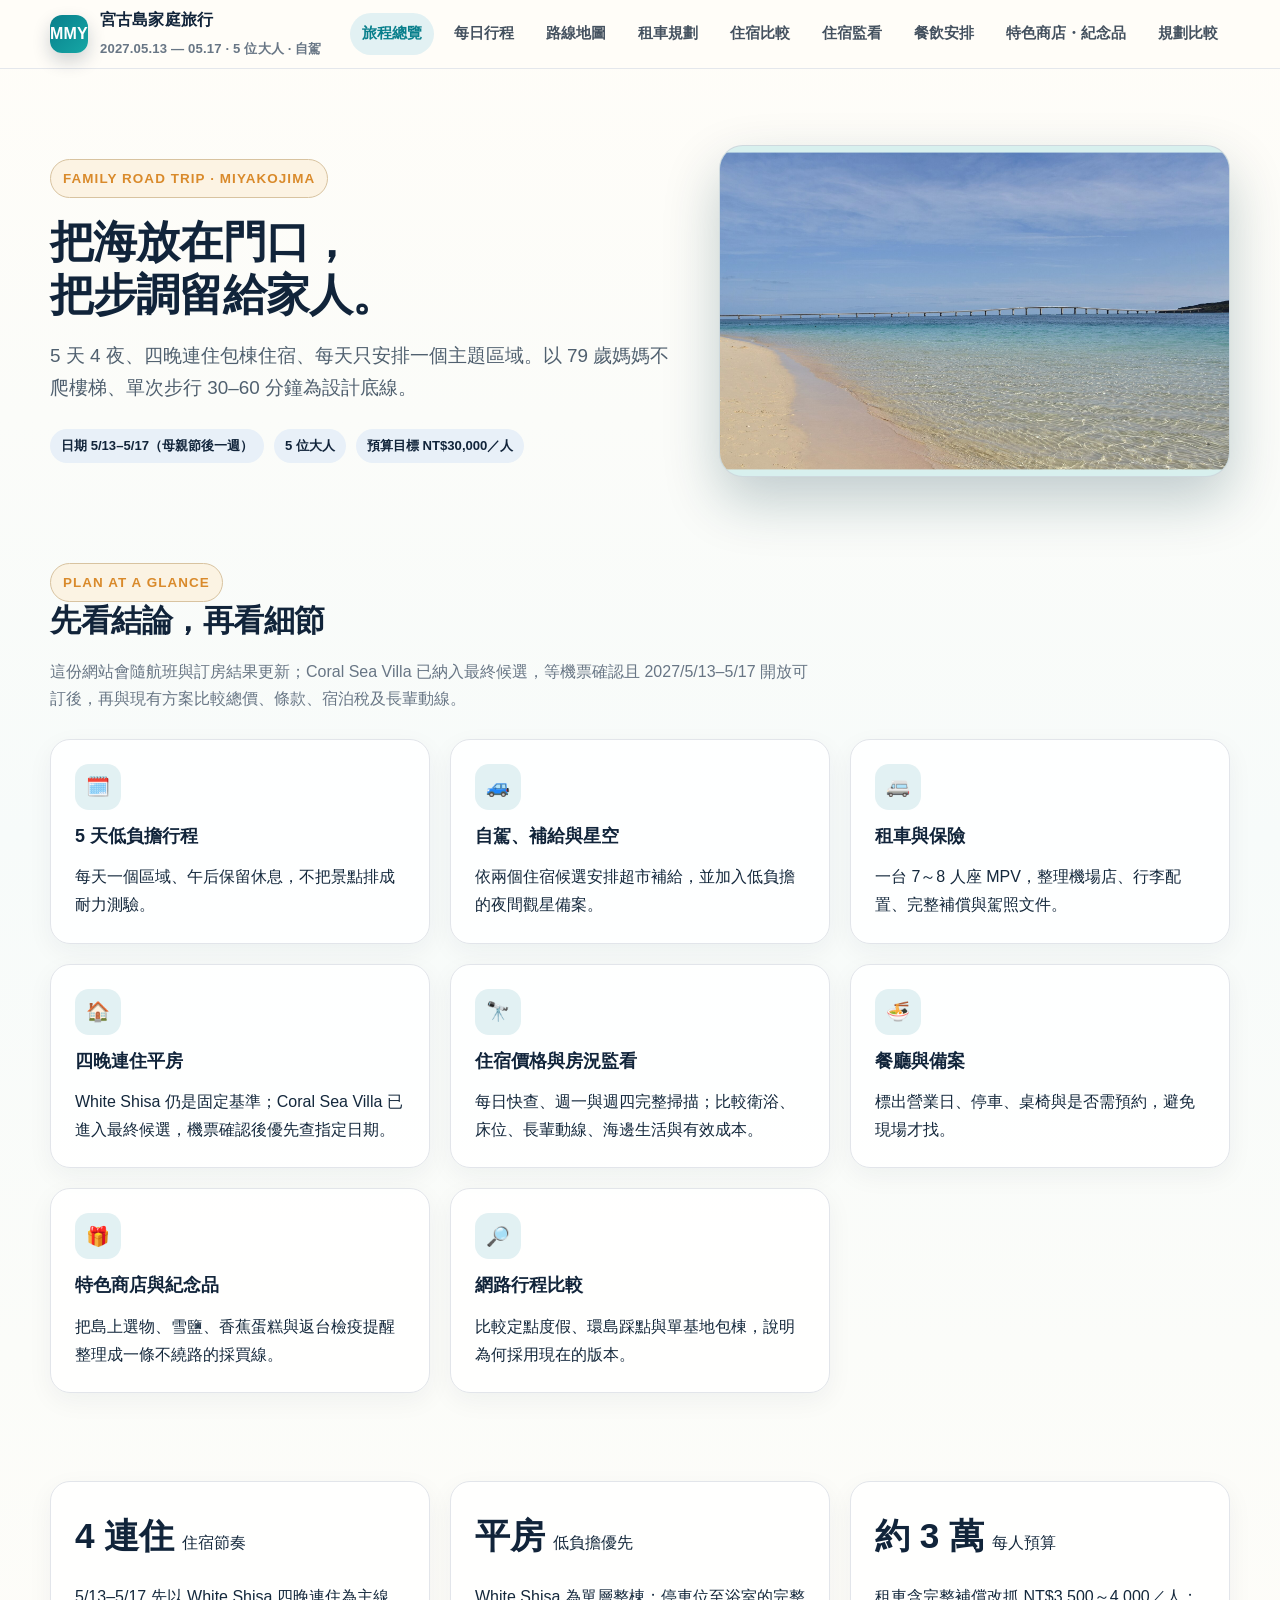
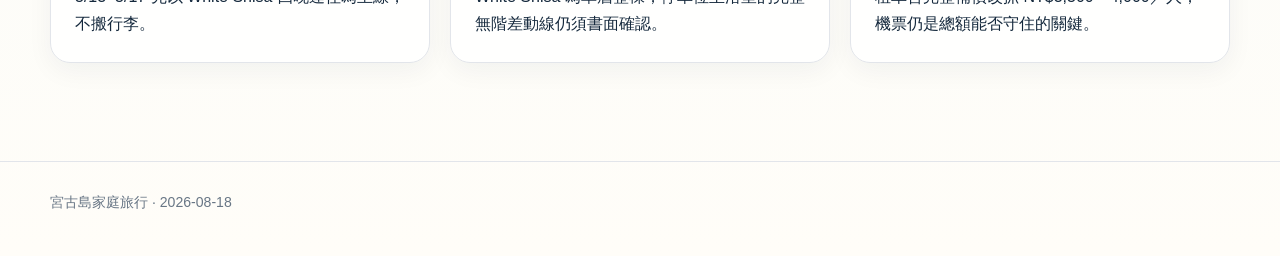
<file: docs/site/index.html>
<!doctype html>
<html lang="zh-Hant">
<head>
  <meta charset="utf-8">
  <meta name="viewport" content="width=device-width, initial-scale=1">
  <title>宮古島家庭旅行｜專案文件</title>
  <link rel="stylesheet" href="assets/styles.css"><link rel="stylesheet" href="assets/travel.css">
</head>
<body>
  <header class="topbar">
    <div class="shell topbar-inner">
      <a class="brand" href="index.html"><span class="brand-mark">MMY</span><span>宮古島家庭旅行<br><span class="brand-sub">2027.05.13 — 05.17 · 5 位大人 · 自駕</span></span></a>
      <nav class="nav" aria-label="文件導航">
        <a href="index.html" aria-current="page">旅程總覽</a>
        <a href="roadmap.html">每日行程</a>
        <a href="maps.html">路線地圖</a>
        <a href="rental.html">租車規劃</a>
        <a href="stay.html">住宿比較</a>
        <a href="accommodation-watch.html">住宿監看</a>
        <a href="food.html">餐飲安排</a>
        <a href="souvenirs.html">特色商店・紀念品</a>
        <a href="research.html">規劃比較</a>
      </nav>
    </div>
  </header>

  <main>
    <section class="shell hero">
      <div>
        <span class="eyebrow">FAMILY ROAD TRIP · MIYAKOJIMA</span>
        <h1>把海放在門口，<br>把步調留給家人。</h1>
        <p class="lead">5 天 4 夜、四晚連住包棟住宿、每天只安排一個主題區域。以 79 歲媽媽不爬樓梯、單次步行 30–60 分鐘為設計底線。</p>
        <div class="status-row">
          <span class="pill current">日期 5/13–5/17（母親節後一週）</span>
          <span class="pill">5 位大人</span>
          <span class="pill">預算目標 NT$30,000／人</span>
        </div>
      </div>
      <div class="hero-visual" aria-label="與那霸前濱海灘">
<svg viewBox="0 0 900 560" role="img" aria-label="與那霸前濱海灘"><image href="assets/miyako-hero.jpg" width="900" height="560" preserveAspectRatio="xMidYMid slice"/></svg>
      </div>
    </section>

    <section class="shell section">
      <div class="section-header">
        <span class="eyebrow">PLAN AT A GLANCE</span>
        <h2>先看結論，再看細節</h2>
        <p>這份網站會隨航班與訂房結果更新；Coral Sea Villa 已納入最終候選，等機票確認且 2027/5/13–5/17 開放可訂後，再與現有方案比較總價、條款、宿泊稅及長輩動線。</p>
      </div>
      <div class="grid grid-3">
        <a class="card" href="roadmap.html">
          <div class="icon">🗓️</div>
          <h3>5 天低負擔行程</h3>
          <p>每天一個區域、午后保留休息，不把景點排成耐力測驗。</p>
        </a>
        <a class="card" href="maps.html">
          <div class="icon">🚙</div>
          <h3>自駕、補給與星空</h3>
          <p>依兩個住宿候選安排超市補給，並加入低負擔的夜間觀星備案。</p>
        </a>
        <a class="card" href="rental.html">
          <div class="icon">🚐</div>
          <h3>租車與保險</h3>
          <p>一台 7～8 人座 MPV，整理機場店、行李配置、完整補償與駕照文件。</p>
        </a>
        <a class="card" href="stay.html">
          <div class="icon">🏠</div>
          <h3>四晚連住平房</h3>
          <p>White Shisa 仍是固定基準；Coral Sea Villa 已進入最終候選，機票確認後優先查指定日期。</p>
        </a>
        <a class="card" href="accommodation-watch.html">
          <div class="icon">🔭</div>
          <h3>住宿價格與房況監看</h3>
          <p>每日快查、週一與週四完整掃描；比較衛浴、床位、長輩動線、海邊生活與有效成本。</p>
        </a>
        <a class="card" href="food.html">
          <div class="icon">🍜</div>
          <h3>餐廳與備案</h3>
          <p>標出營業日、停車、桌椅與是否需預約，避免現場才找。</p>
        </a>
        <a class="card" href="souvenirs.html">
          <div class="icon">🎁</div>
          <h3>特色商店與紀念品</h3>
          <p>把島上選物、雪鹽、香蕉蛋糕與返台檢疫提醒整理成一條不繞路的採買線。</p>
        </a>
        <a class="card" href="research.html">
          <div class="icon">🔎</div>
          <h3>網路行程比較</h3>
          <p>比較定點度假、環島踩點與單基地包棟，說明為何採用現在的版本。</p>
        </a>
      </div>
    </section>

    <section class="shell section">
      <div class="grid grid-3">
        <article class="card">
          <div class="metric"><strong>4 連住</strong><span>住宿節奏</span></div>
          <p>5/13–5/17 先以 White Shisa 四晚連住為主線，不搬行李。</p>
        </article>
        <article class="card">
          <div class="metric"><strong>平房</strong><span>低負擔優先</span></div>
          <p>White Shisa 為單層整棟；停車位至浴室的完整無階差動線仍須書面確認。</p>
        </article>
        <article class="card">
          <div class="metric"><strong>約 3 萬</strong><span>每人預算</span></div>
          <p>租車含完整補償改抓 NT$3,500～4,000／人；機票仍是總額能否守住的關鍵。</p>
        </article>
      </div>
    </section>
  </main>

  <footer class="footer"><div class="shell">宮古島家庭旅行 · 2026-08-18</div></footer>
</body>
</html>
</file>
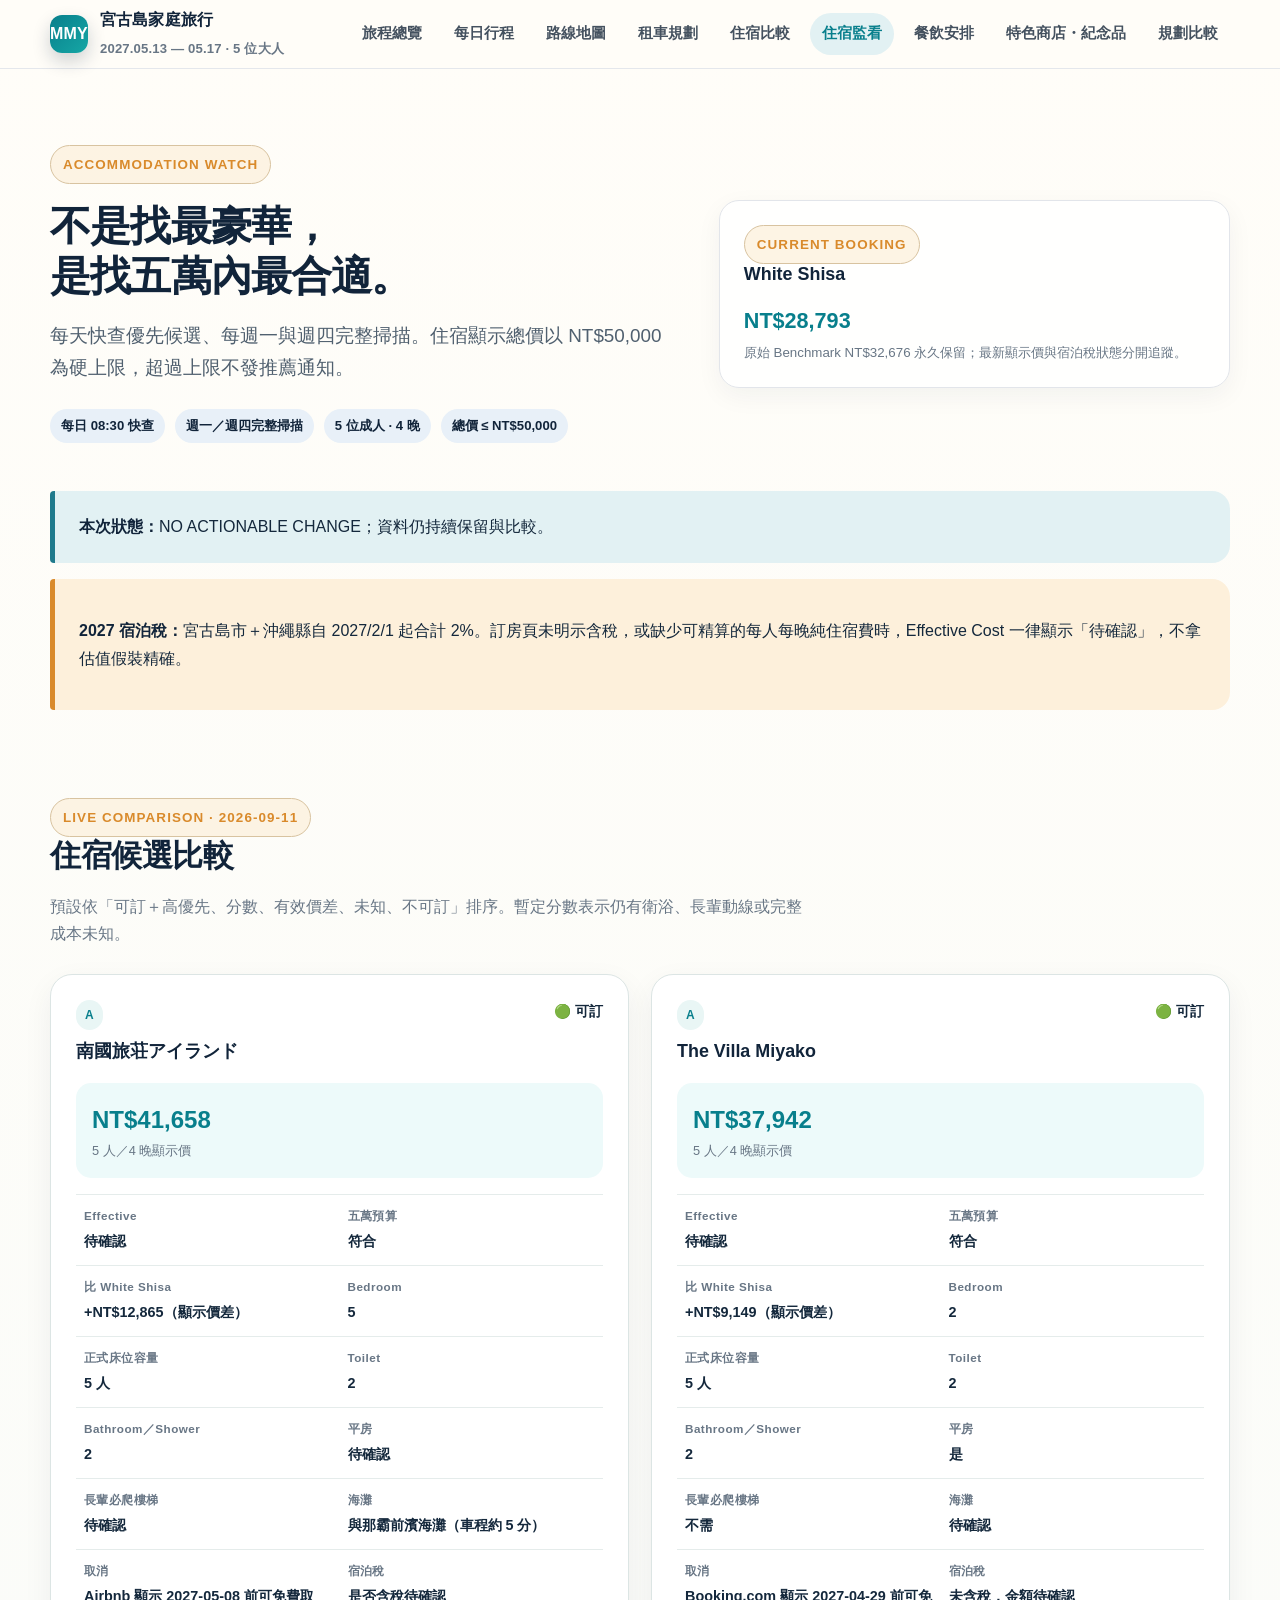
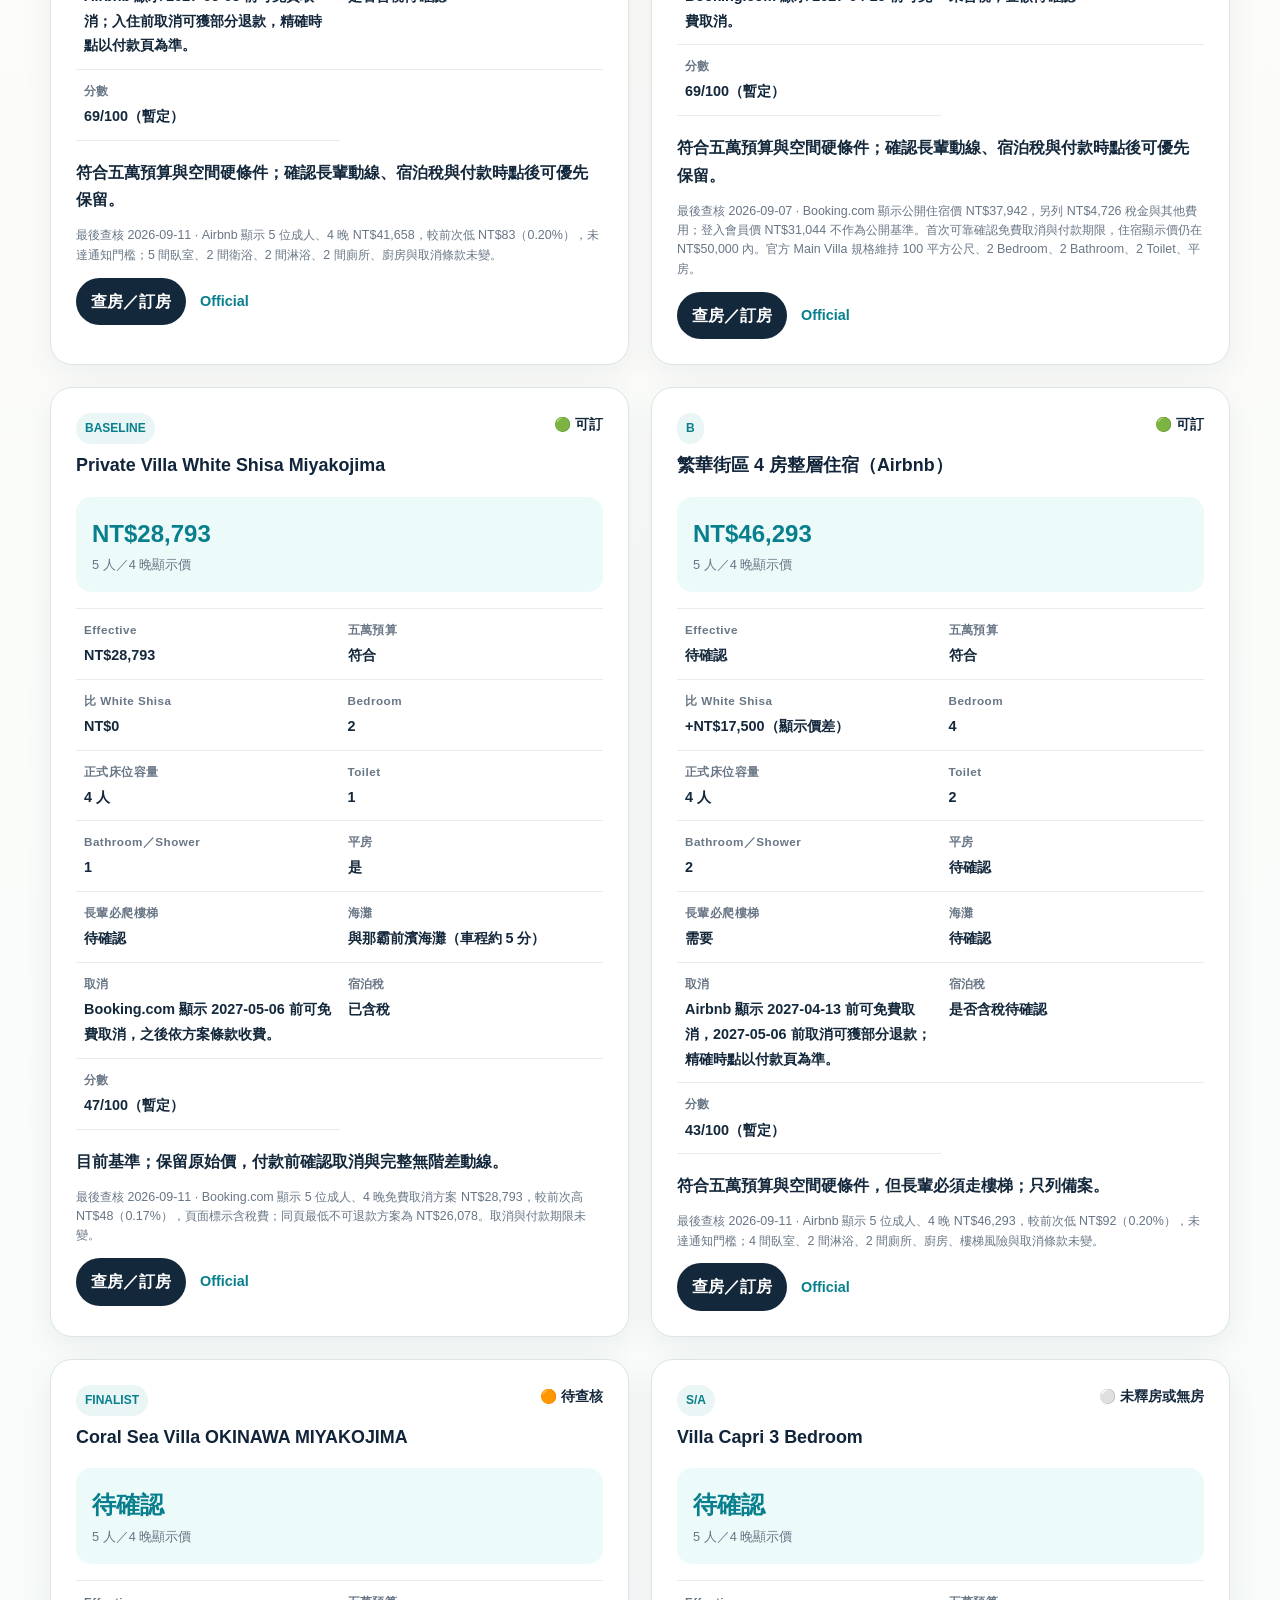
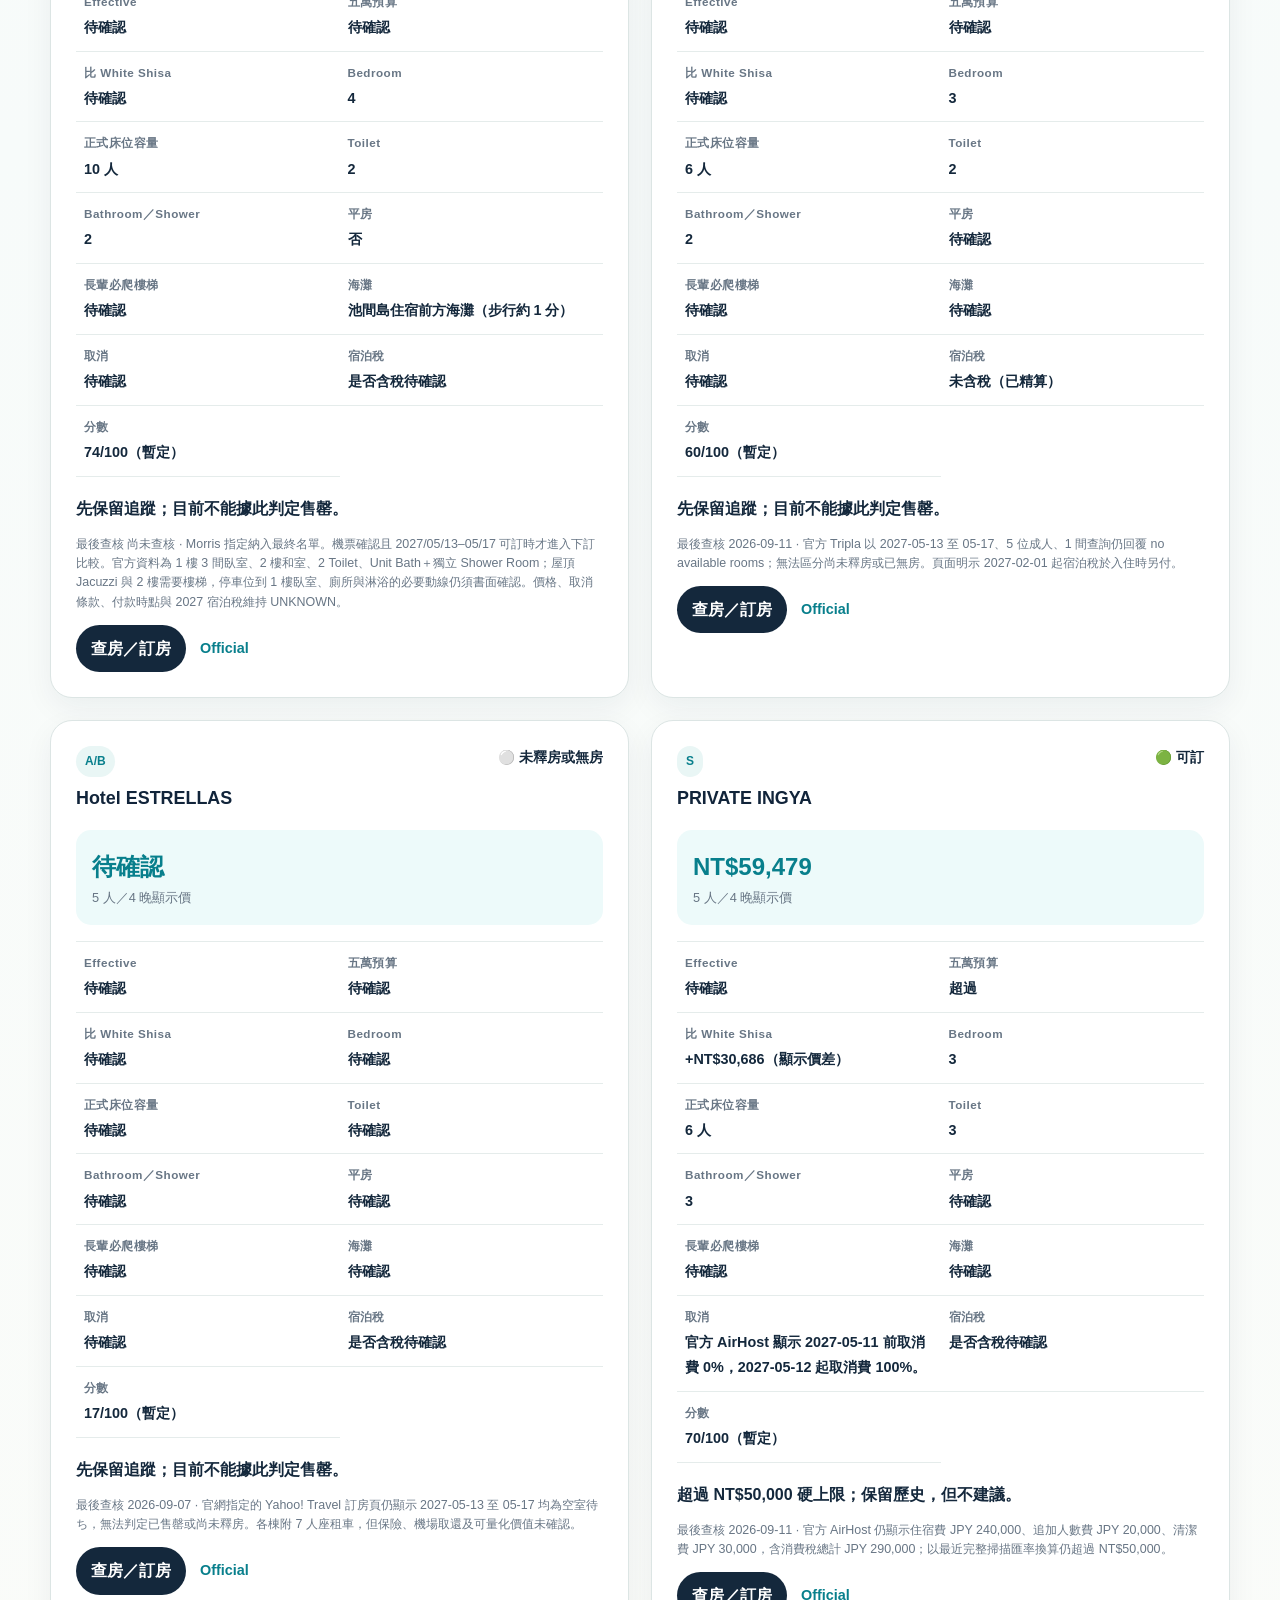
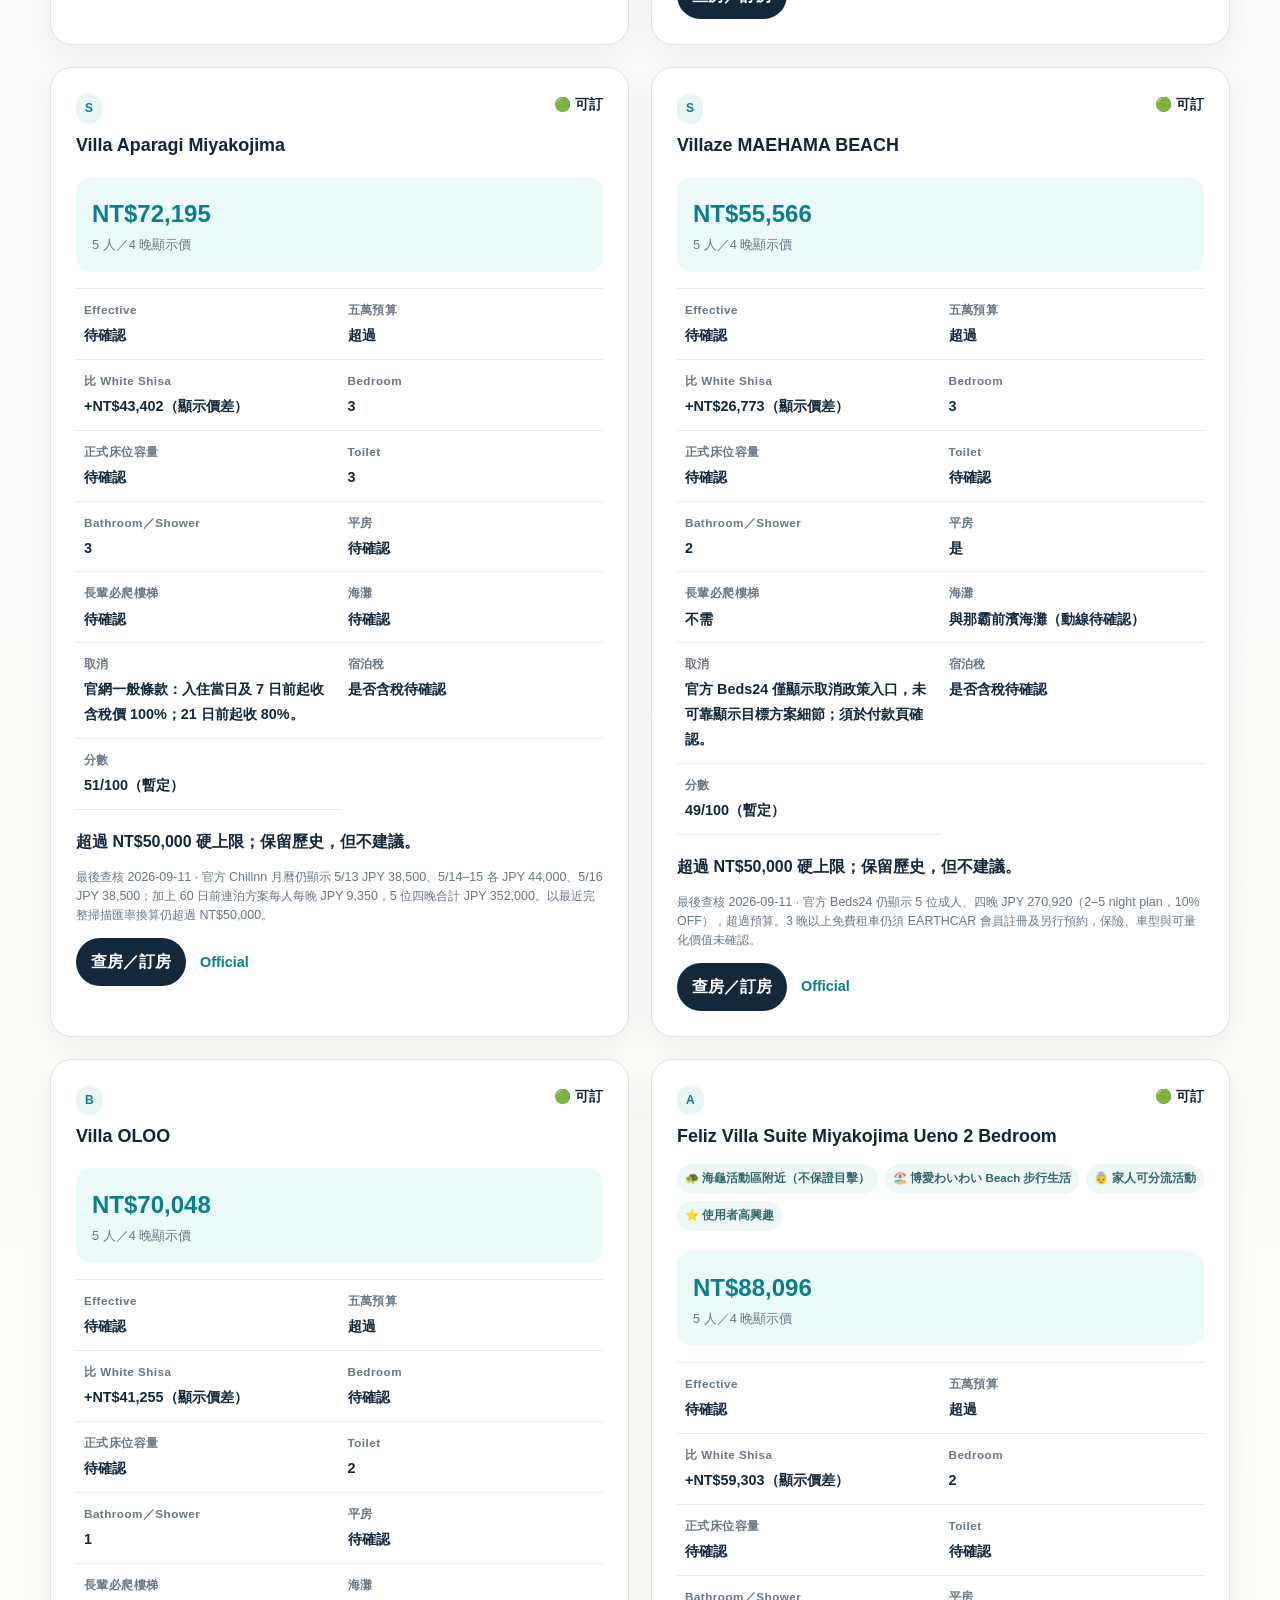
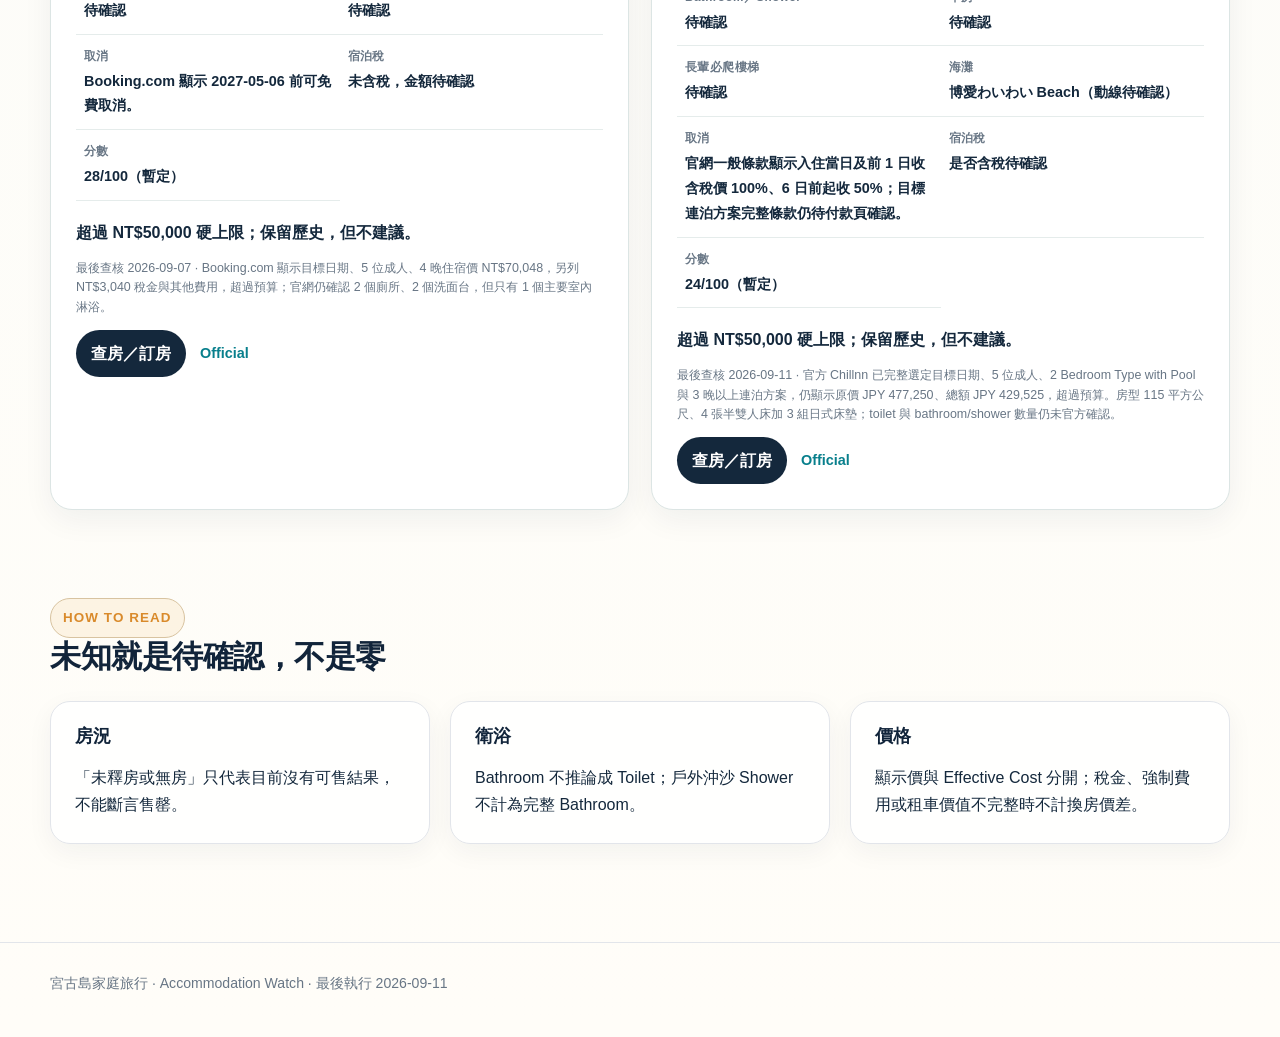
<file: docs/site/accommodation-watch.html>
<!doctype html>
<html lang="zh-Hant">
<head>
  <meta charset="utf-8"><meta name="viewport" content="width=device-width, initial-scale=1">
  <meta name="description" content="宮古島 2027 家庭旅行住宿價格、房況、衛浴、床位與長輩友善比較。">
  <title>Accommodation Watch｜宮古島家庭旅行</title>
  <link rel="stylesheet" href="assets/styles.css"><link rel="stylesheet" href="assets/travel.css">
</head>
<body>
  <header class="topbar"><div class="shell topbar-inner">
    <a class="brand" href="index.html"><span class="brand-mark">MMY</span><span>宮古島家庭旅行<br><span class="brand-sub">2027.05.13 — 05.17 · 5 位大人</span></span></a>
    <nav class="nav" aria-label="網站導航"><a href="index.html">旅程總覽</a><a href="roadmap.html">每日行程</a><a href="maps.html">路線地圖</a><a href="rental.html">租車規劃</a><a href="stay.html">住宿比較</a><a href="accommodation-watch.html" aria-current="page">住宿監看</a><a href="food.html">餐飲安排</a><a href="souvenirs.html">特色商店・紀念品</a><a href="research.html">規劃比較</a></nav>
  </div></header>
  <main>
    <section class="shell hero document-hero watch-hero">
      <div><span class="eyebrow">ACCOMMODATION WATCH</span><h1>不是找最豪華，<br>是找五萬內最合適。</h1><p class="lead">每天快查優先候選、每週一與週四完整掃描。住宿顯示總價以 NT$50,000 為硬上限，超過上限不發推薦通知。</p><div class="status-row"><span class="pill current">每日 08:30 快查</span><span class="pill">週一／週四完整掃描</span><span class="pill">5 位成人 · 4 晚</span><span class="pill">總價 ≤ NT$50,000</span></div></div>
      <div class="card stay-highlight"><span class="eyebrow">CURRENT BOOKING</span><h3>White Shisa</h3><strong class="price-big">NT$28,793</strong><small>原始 Benchmark NT$32,676 永久保留；最新顯示價與宿泊稅狀態分開追蹤。</small></div>
    </section>
    <section class="shell section watch-summary"><div class="callout"><strong>本次狀態：</strong>NO ACTIONABLE CHANGE；資料仍持續保留與比較。</div>
      <div class="callout warning"><p><strong>2027 宿泊稅：</strong>宮古島市＋沖繩縣自 2027/2/1 起合計 2%。訂房頁未明示含稅，或缺少可精算的每人每晚純住宿費時，Effective Cost 一律顯示「待確認」，不拿估值假裝精確。</p></div>
    </section>
    <section class="shell section"><div class="section-header"><span class="eyebrow">LIVE COMPARISON · 2026-09-11</span><h2>住宿候選比較</h2><p>預設依「可訂＋高優先、分數、有效價差、未知、不可訂」排序。暫定分數表示仍有衛浴、長輩動線或完整成本未知。</p></div><div class="watch-grid"><article class="watch-card" data-status="AVAILABLE" data-score="69">
    <div class="watch-card-head"><div><span class="stay-rank">A</span><h3>南國旅荘アイランド</h3></div><strong class="watch-status">🟢 可訂</strong></div>

    <div class="watch-price"><strong>NT$41,658</strong><span>5 人／4 晚顯示價</span></div>
    <dl class="watch-facts">
      <div><dt>Effective</dt><dd>待確認</dd></div>
      <div><dt>五萬預算</dt><dd>符合</dd></div>
      <div><dt>比 White Shisa</dt><dd>+NT$12,865（顯示價差）</dd></div>
      <div><dt>Bedroom</dt><dd>5</dd></div>
      <div><dt>正式床位容量</dt><dd>5 人</dd></div>
      <div><dt>Toilet</dt><dd>2</dd></div>
      <div><dt>Bathroom／Shower</dt><dd>2</dd></div>
      <div><dt>平房</dt><dd>待確認</dd></div>
      <div><dt>長輩必爬樓梯</dt><dd>待確認</dd></div>
      <div><dt>海灘</dt><dd>與那霸前濱海灘（車程約 5 分）</dd></div>
      <div><dt>取消</dt><dd>Airbnb 顯示 2027-05-08 前可免費取消；入住前取消可獲部分退款，精確時點以付款頁為準。</dd></div>
      <div><dt>宿泊稅</dt><dd>是否含稅待確認</dd></div>
      <div><dt>分數</dt><dd>69/100（暫定）</dd></div>
    </dl>
    <p class="watch-note">符合五萬預算與空間硬條件；確認長輩動線、宿泊稅與付款時點後可優先保留。</p>
    <p class="watch-source-note">最後查核 2026-09-11 · Airbnb 顯示 5 位成人、4 晚 NT$41,658，較前次低 NT$83（0.20%），未達通知門檻；5 間臥室、2 間衛浴、2 間淋浴、2 間廁所、廚房與取消條款未變。</p>
    <div class="stay-actions"><a class="map-button" target="_blank" rel="noreferrer" href="https://www.airbnb.com.tw/rooms/44113904?check_in=2027-05-13&amp;check_out=2027-05-17&amp;guests=5&amp;adults=5">查房／訂房</a><a target="_blank" rel="noreferrer" href="https://385island.com/">Official</a></div>
  </article>
<article class="watch-card" data-status="AVAILABLE" data-score="69">
    <div class="watch-card-head"><div><span class="stay-rank">A</span><h3>The Villa Miyako</h3></div><strong class="watch-status">🟢 可訂</strong></div>

    <div class="watch-price"><strong>NT$37,942</strong><span>5 人／4 晚顯示價</span></div>
    <dl class="watch-facts">
      <div><dt>Effective</dt><dd>待確認</dd></div>
      <div><dt>五萬預算</dt><dd>符合</dd></div>
      <div><dt>比 White Shisa</dt><dd>+NT$9,149（顯示價差）</dd></div>
      <div><dt>Bedroom</dt><dd>2</dd></div>
      <div><dt>正式床位容量</dt><dd>5 人</dd></div>
      <div><dt>Toilet</dt><dd>2</dd></div>
      <div><dt>Bathroom／Shower</dt><dd>2</dd></div>
      <div><dt>平房</dt><dd>是</dd></div>
      <div><dt>長輩必爬樓梯</dt><dd>不需</dd></div>
      <div><dt>海灘</dt><dd>待確認</dd></div>
      <div><dt>取消</dt><dd>Booking.com 顯示 2027-04-29 前可免費取消。</dd></div>
      <div><dt>宿泊稅</dt><dd>未含稅，金額待確認</dd></div>
      <div><dt>分數</dt><dd>69/100（暫定）</dd></div>
    </dl>
    <p class="watch-note">符合五萬預算與空間硬條件；確認長輩動線、宿泊稅與付款時點後可優先保留。</p>
    <p class="watch-source-note">最後查核 2026-09-07 · Booking.com 顯示公開住宿價 NT$37,942，另列 NT$4,726 稅金與其他費用；登入會員價 NT$31,044 不作為公開基準。首次可靠確認免費取消與付款期限，住宿顯示價仍在 NT$50,000 內。官方 Main Villa 規格維持 100 平方公尺、2 Bedroom、2 Bathroom、2 Toilet、平房。</p>
    <div class="stay-actions"><a class="map-button" target="_blank" rel="noreferrer" href="https://www.booking.com/hotel/jp/the-villa-miyako.html?checkin=2027-05-13&amp;checkout=2027-05-17&amp;no_rooms=1&amp;group_adults=5&amp;selected_currency=TWD">查房／訂房</a><a target="_blank" rel="noreferrer" href="https://the-villa-miyako.jp/">Official</a></div>
  </article>
<article class="watch-card" data-status="AVAILABLE" data-score="47">
    <div class="watch-card-head"><div><span class="stay-rank">BASELINE</span><h3>Private Villa White Shisa Miyakojima</h3></div><strong class="watch-status">🟢 可訂</strong></div>

    <div class="watch-price"><strong>NT$28,793</strong><span>5 人／4 晚顯示價</span></div>
    <dl class="watch-facts">
      <div><dt>Effective</dt><dd>NT$28,793</dd></div>
      <div><dt>五萬預算</dt><dd>符合</dd></div>
      <div><dt>比 White Shisa</dt><dd>NT$0</dd></div>
      <div><dt>Bedroom</dt><dd>2</dd></div>
      <div><dt>正式床位容量</dt><dd>4 人</dd></div>
      <div><dt>Toilet</dt><dd>1</dd></div>
      <div><dt>Bathroom／Shower</dt><dd>1</dd></div>
      <div><dt>平房</dt><dd>是</dd></div>
      <div><dt>長輩必爬樓梯</dt><dd>待確認</dd></div>
      <div><dt>海灘</dt><dd>與那霸前濱海灘（車程約 5 分）</dd></div>
      <div><dt>取消</dt><dd>Booking.com 顯示 2027-05-06 前可免費取消，之後依方案條款收費。</dd></div>
      <div><dt>宿泊稅</dt><dd>已含稅</dd></div>
      <div><dt>分數</dt><dd>47/100（暫定）</dd></div>
    </dl>
    <p class="watch-note">目前基準；保留原始價，付款前確認取消與完整無階差動線。</p>
    <p class="watch-source-note">最後查核 2026-09-11 · Booking.com 顯示 5 位成人、4 晚免費取消方案 NT$28,793，較前次高 NT$48（0.17%），頁面標示含稅費；同頁最低不可退款方案為 NT$26,078。取消與付款期限未變。</p>
    <div class="stay-actions"><a class="map-button" target="_blank" rel="noreferrer" href="https://www.booking.com/hotel/jp/gong-gu-dao-white-shisa-howaitosisa.html?checkin=2027-05-13&amp;checkout=2027-05-17&amp;no_rooms=1&amp;group_adults=5&amp;selected_currency=TWD">查房／訂房</a><a target="_blank" rel="noreferrer" href="https://whiteshisa.com/">Official</a></div>
  </article>
<article class="watch-card" data-status="AVAILABLE" data-score="43">
    <div class="watch-card-head"><div><span class="stay-rank">B</span><h3>繁華街區 4 房整層住宿（Airbnb）</h3></div><strong class="watch-status">🟢 可訂</strong></div>

    <div class="watch-price"><strong>NT$46,293</strong><span>5 人／4 晚顯示價</span></div>
    <dl class="watch-facts">
      <div><dt>Effective</dt><dd>待確認</dd></div>
      <div><dt>五萬預算</dt><dd>符合</dd></div>
      <div><dt>比 White Shisa</dt><dd>+NT$17,500（顯示價差）</dd></div>
      <div><dt>Bedroom</dt><dd>4</dd></div>
      <div><dt>正式床位容量</dt><dd>4 人</dd></div>
      <div><dt>Toilet</dt><dd>2</dd></div>
      <div><dt>Bathroom／Shower</dt><dd>2</dd></div>
      <div><dt>平房</dt><dd>待確認</dd></div>
      <div><dt>長輩必爬樓梯</dt><dd>需要</dd></div>
      <div><dt>海灘</dt><dd>待確認</dd></div>
      <div><dt>取消</dt><dd>Airbnb 顯示 2027-04-13 前可免費取消，2027-05-06 前取消可獲部分退款；精確時點以付款頁為準。</dd></div>
      <div><dt>宿泊稅</dt><dd>是否含稅待確認</dd></div>
      <div><dt>分數</dt><dd>43/100（暫定）</dd></div>
    </dl>
    <p class="watch-note">符合五萬預算與空間硬條件，但長輩必須走樓梯；只列備案。</p>
    <p class="watch-source-note">最後查核 2026-09-11 · Airbnb 顯示 5 位成人、4 晚 NT$46,293，較前次低 NT$92（0.20%），未達通知門檻；4 間臥室、2 間淋浴、2 間廁所、廚房、樓梯風險與取消條款未變。</p>
    <div class="stay-actions"><a class="map-button" target="_blank" rel="noreferrer" href="https://www.airbnb.com.tw/rooms/1740296204787382563?check_in=2027-05-13&amp;check_out=2027-05-17&amp;adults=5">查房／訂房</a><a target="_blank" rel="noreferrer" href="https://www.airbnb.com.tw/rooms/1740296204787382563">Official</a></div>
  </article>
<article class="watch-card" data-status="UNKNOWN" data-score="74">
    <div class="watch-card-head"><div><span class="stay-rank">FINALIST</span><h3>Coral Sea Villa OKINAWA MIYAKOJIMA</h3></div><strong class="watch-status">🟠 待查核</strong></div>

    <div class="watch-price"><strong>待確認</strong><span>5 人／4 晚顯示價</span></div>
    <dl class="watch-facts">
      <div><dt>Effective</dt><dd>待確認</dd></div>
      <div><dt>五萬預算</dt><dd>待確認</dd></div>
      <div><dt>比 White Shisa</dt><dd>待確認</dd></div>
      <div><dt>Bedroom</dt><dd>4</dd></div>
      <div><dt>正式床位容量</dt><dd>10 人</dd></div>
      <div><dt>Toilet</dt><dd>2</dd></div>
      <div><dt>Bathroom／Shower</dt><dd>2</dd></div>
      <div><dt>平房</dt><dd>否</dd></div>
      <div><dt>長輩必爬樓梯</dt><dd>待確認</dd></div>
      <div><dt>海灘</dt><dd>池間島住宿前方海灘（步行約 1 分）</dd></div>
      <div><dt>取消</dt><dd>待確認</dd></div>
      <div><dt>宿泊稅</dt><dd>是否含稅待確認</dd></div>
      <div><dt>分數</dt><dd>74/100（暫定）</dd></div>
    </dl>
    <p class="watch-note">先保留追蹤；目前不能據此判定售罄。</p>
    <p class="watch-source-note">最後查核 尚未查核 · Morris 指定納入最終名單。機票確認且 2027/05/13–05/17 可訂時才進入下訂比較。官方資料為 1 樓 3 間臥室、2 樓和室、2 Toilet、Unit Bath＋獨立 Shower Room；屋頂 Jacuzzi 與 2 樓需要樓梯，停車位到 1 樓臥室、廁所與淋浴的必要動線仍須書面確認。價格、取消條款、付款時點與 2027 宿泊稅維持 UNKNOWN。</p>
    <div class="stay-actions"><a class="map-button" target="_blank" rel="noreferrer" href="https://www.booking.com/hotel/jp/coral-sea-villa-okinawa-miyakojima.html?checkin=2027-05-13&amp;checkout=2027-05-17&amp;no_rooms=1&amp;group_adults=5&amp;group_children=0&amp;selected_currency=TWD">查房／訂房</a><a target="_blank" rel="noreferrer" href="https://www.coralseavilla.com/">Official</a></div>
  </article>
<article class="watch-card" data-status="UNAVAILABLE_OR_NOT_RELEASED" data-score="60">
    <div class="watch-card-head"><div><span class="stay-rank">S/A</span><h3>Villa Capri 3 Bedroom</h3></div><strong class="watch-status">⚪ 未釋房或無房</strong></div>

    <div class="watch-price"><strong>待確認</strong><span>5 人／4 晚顯示價</span></div>
    <dl class="watch-facts">
      <div><dt>Effective</dt><dd>待確認</dd></div>
      <div><dt>五萬預算</dt><dd>待確認</dd></div>
      <div><dt>比 White Shisa</dt><dd>待確認</dd></div>
      <div><dt>Bedroom</dt><dd>3</dd></div>
      <div><dt>正式床位容量</dt><dd>6 人</dd></div>
      <div><dt>Toilet</dt><dd>2</dd></div>
      <div><dt>Bathroom／Shower</dt><dd>2</dd></div>
      <div><dt>平房</dt><dd>待確認</dd></div>
      <div><dt>長輩必爬樓梯</dt><dd>待確認</dd></div>
      <div><dt>海灘</dt><dd>待確認</dd></div>
      <div><dt>取消</dt><dd>待確認</dd></div>
      <div><dt>宿泊稅</dt><dd>未含稅（已精算）</dd></div>
      <div><dt>分數</dt><dd>60/100（暫定）</dd></div>
    </dl>
    <p class="watch-note">先保留追蹤；目前不能據此判定售罄。</p>
    <p class="watch-source-note">最後查核 2026-09-11 · 官方 Tripla 以 2027-05-13 至 05-17、5 位成人、1 間查詢仍回覆 no available rooms；無法區分尚未釋房或已無房。頁面明示 2027-02-01 起宿泊稅於入住時另付。</p>
    <div class="stay-actions"><a class="map-button" target="_blank" rel="noreferrer" href="https://www.palm-resorts.com/en/villacapri">查房／訂房</a><a target="_blank" rel="noreferrer" href="https://www.palm-resorts.com/en/villacapri">Official</a></div>
  </article>
<article class="watch-card" data-status="UNAVAILABLE_OR_NOT_RELEASED" data-score="17">
    <div class="watch-card-head"><div><span class="stay-rank">A/B</span><h3>Hotel ESTRELLAS</h3></div><strong class="watch-status">⚪ 未釋房或無房</strong></div>

    <div class="watch-price"><strong>待確認</strong><span>5 人／4 晚顯示價</span></div>
    <dl class="watch-facts">
      <div><dt>Effective</dt><dd>待確認</dd></div>
      <div><dt>五萬預算</dt><dd>待確認</dd></div>
      <div><dt>比 White Shisa</dt><dd>待確認</dd></div>
      <div><dt>Bedroom</dt><dd>待確認</dd></div>
      <div><dt>正式床位容量</dt><dd>待確認</dd></div>
      <div><dt>Toilet</dt><dd>待確認</dd></div>
      <div><dt>Bathroom／Shower</dt><dd>待確認</dd></div>
      <div><dt>平房</dt><dd>待確認</dd></div>
      <div><dt>長輩必爬樓梯</dt><dd>待確認</dd></div>
      <div><dt>海灘</dt><dd>待確認</dd></div>
      <div><dt>取消</dt><dd>待確認</dd></div>
      <div><dt>宿泊稅</dt><dd>是否含稅待確認</dd></div>
      <div><dt>分數</dt><dd>17/100（暫定）</dd></div>
    </dl>
    <p class="watch-note">先保留追蹤；目前不能據此判定售罄。</p>
    <p class="watch-source-note">最後查核 2026-09-07 · 官網指定的 Yahoo! Travel 訂房頁仍顯示 2027-05-13 至 05-17 均為空室待ち，無法判定已售罄或尚未釋房。各棟附 7 人座租車，但保險、機場取還及可量化價值未確認。</p>
    <div class="stay-actions"><a class="map-button" target="_blank" rel="noreferrer" href="https://www.hotelestrellas.com/">查房／訂房</a><a target="_blank" rel="noreferrer" href="https://www.hotelestrellas.com/">Official</a></div>
  </article>
<article class="watch-card" data-status="AVAILABLE" data-score="70">
    <div class="watch-card-head"><div><span class="stay-rank">S</span><h3>PRIVATE INGYA</h3></div><strong class="watch-status">🟢 可訂</strong></div>

    <div class="watch-price"><strong>NT$59,479</strong><span>5 人／4 晚顯示價</span></div>
    <dl class="watch-facts">
      <div><dt>Effective</dt><dd>待確認</dd></div>
      <div><dt>五萬預算</dt><dd>超過</dd></div>
      <div><dt>比 White Shisa</dt><dd>+NT$30,686（顯示價差）</dd></div>
      <div><dt>Bedroom</dt><dd>3</dd></div>
      <div><dt>正式床位容量</dt><dd>6 人</dd></div>
      <div><dt>Toilet</dt><dd>3</dd></div>
      <div><dt>Bathroom／Shower</dt><dd>3</dd></div>
      <div><dt>平房</dt><dd>待確認</dd></div>
      <div><dt>長輩必爬樓梯</dt><dd>待確認</dd></div>
      <div><dt>海灘</dt><dd>待確認</dd></div>
      <div><dt>取消</dt><dd>官方 AirHost 顯示 2027-05-11 前取消費 0%，2027-05-12 起取消費 100%。</dd></div>
      <div><dt>宿泊稅</dt><dd>是否含稅待確認</dd></div>
      <div><dt>分數</dt><dd>70/100（暫定）</dd></div>
    </dl>
    <p class="watch-note">超過 NT$50,000 硬上限；保留歷史，但不建議。</p>
    <p class="watch-source-note">最後查核 2026-09-11 · 官方 AirHost 仍顯示住宿費 JPY 240,000、追加人數費 JPY 20,000、清潔費 JPY 30,000，含消費稅總計 JPY 290,000；以最近完整掃描匯率換算仍超過 NT$50,000。</p>
    <div class="stay-actions"><a class="map-button" target="_blank" rel="noreferrer" href="https://private-ingya.com/">查房／訂房</a><a target="_blank" rel="noreferrer" href="https://private-ingya.com/">Official</a></div>
  </article>
<article class="watch-card" data-status="AVAILABLE" data-score="51">
    <div class="watch-card-head"><div><span class="stay-rank">S</span><h3>Villa Aparagi Miyakojima</h3></div><strong class="watch-status">🟢 可訂</strong></div>

    <div class="watch-price"><strong>NT$72,195</strong><span>5 人／4 晚顯示價</span></div>
    <dl class="watch-facts">
      <div><dt>Effective</dt><dd>待確認</dd></div>
      <div><dt>五萬預算</dt><dd>超過</dd></div>
      <div><dt>比 White Shisa</dt><dd>+NT$43,402（顯示價差）</dd></div>
      <div><dt>Bedroom</dt><dd>3</dd></div>
      <div><dt>正式床位容量</dt><dd>待確認</dd></div>
      <div><dt>Toilet</dt><dd>3</dd></div>
      <div><dt>Bathroom／Shower</dt><dd>3</dd></div>
      <div><dt>平房</dt><dd>待確認</dd></div>
      <div><dt>長輩必爬樓梯</dt><dd>待確認</dd></div>
      <div><dt>海灘</dt><dd>待確認</dd></div>
      <div><dt>取消</dt><dd>官網一般條款：入住當日及 7 日前起收含稅價 100%；21 日前起收 80%。</dd></div>
      <div><dt>宿泊稅</dt><dd>是否含稅待確認</dd></div>
      <div><dt>分數</dt><dd>51/100（暫定）</dd></div>
    </dl>
    <p class="watch-note">超過 NT$50,000 硬上限；保留歷史，但不建議。</p>
    <p class="watch-source-note">最後查核 2026-09-11 · 官方 Chillnn 月曆仍顯示 5/13 JPY 38,500、5/14–15 各 JPY 44,000、5/16 JPY 38,500；加上 60 日前連泊方案每人每晚 JPY 9,350，5 位四晚合計 JPY 352,000。以最近完整掃描匯率換算仍超過 NT$50,000。</p>
    <div class="stay-actions"><a class="map-button" target="_blank" rel="noreferrer" href="https://villa-aparagi.booking.chillnn.com/ja/">查房／訂房</a><a target="_blank" rel="noreferrer" href="https://www.villa-aparagi.com/">Official</a></div>
  </article>
<article class="watch-card" data-status="AVAILABLE" data-score="49">
    <div class="watch-card-head"><div><span class="stay-rank">S</span><h3>Villaze MAEHAMA BEACH</h3></div><strong class="watch-status">🟢 可訂</strong></div>

    <div class="watch-price"><strong>NT$55,566</strong><span>5 人／4 晚顯示價</span></div>
    <dl class="watch-facts">
      <div><dt>Effective</dt><dd>待確認</dd></div>
      <div><dt>五萬預算</dt><dd>超過</dd></div>
      <div><dt>比 White Shisa</dt><dd>+NT$26,773（顯示價差）</dd></div>
      <div><dt>Bedroom</dt><dd>3</dd></div>
      <div><dt>正式床位容量</dt><dd>待確認</dd></div>
      <div><dt>Toilet</dt><dd>待確認</dd></div>
      <div><dt>Bathroom／Shower</dt><dd>2</dd></div>
      <div><dt>平房</dt><dd>是</dd></div>
      <div><dt>長輩必爬樓梯</dt><dd>不需</dd></div>
      <div><dt>海灘</dt><dd>與那霸前濱海灘（動線待確認）</dd></div>
      <div><dt>取消</dt><dd>官方 Beds24 僅顯示取消政策入口，未可靠顯示目標方案細節；須於付款頁確認。</dd></div>
      <div><dt>宿泊稅</dt><dd>是否含稅待確認</dd></div>
      <div><dt>分數</dt><dd>49/100（暫定）</dd></div>
    </dl>
    <p class="watch-note">超過 NT$50,000 硬上限；保留歷史，但不建議。</p>
    <p class="watch-source-note">最後查核 2026-09-11 · 官方 Beds24 仍顯示 5 位成人、四晚 JPY 270,920（2–5 night plan，10% OFF），超過預算。3 晚以上免費租車仍須 EARTHCAR 會員註冊及另行預約，保險、車型與可量化價值未確認。</p>
    <div class="stay-actions"><a class="map-button" target="_blank" rel="noreferrer" href="https://villaze.net/maehama/">查房／訂房</a><a target="_blank" rel="noreferrer" href="https://villaze.net/maehama/">Official</a></div>
  </article>
<article class="watch-card" data-status="AVAILABLE" data-score="28">
    <div class="watch-card-head"><div><span class="stay-rank">B</span><h3>Villa OLOO</h3></div><strong class="watch-status">🟢 可訂</strong></div>

    <div class="watch-price"><strong>NT$70,048</strong><span>5 人／4 晚顯示價</span></div>
    <dl class="watch-facts">
      <div><dt>Effective</dt><dd>待確認</dd></div>
      <div><dt>五萬預算</dt><dd>超過</dd></div>
      <div><dt>比 White Shisa</dt><dd>+NT$41,255（顯示價差）</dd></div>
      <div><dt>Bedroom</dt><dd>待確認</dd></div>
      <div><dt>正式床位容量</dt><dd>待確認</dd></div>
      <div><dt>Toilet</dt><dd>2</dd></div>
      <div><dt>Bathroom／Shower</dt><dd>1</dd></div>
      <div><dt>平房</dt><dd>待確認</dd></div>
      <div><dt>長輩必爬樓梯</dt><dd>待確認</dd></div>
      <div><dt>海灘</dt><dd>待確認</dd></div>
      <div><dt>取消</dt><dd>Booking.com 顯示 2027-05-06 前可免費取消。</dd></div>
      <div><dt>宿泊稅</dt><dd>未含稅，金額待確認</dd></div>
      <div><dt>分數</dt><dd>28/100（暫定）</dd></div>
    </dl>
    <p class="watch-note">超過 NT$50,000 硬上限；保留歷史，但不建議。</p>
    <p class="watch-source-note">最後查核 2026-09-07 · Booking.com 顯示目標日期、5 位成人、4 晚住宿價 NT$70,048，另列 NT$3,040 稅金與其他費用，超過預算；官網仍確認 2 個廁所、2 個洗面台，但只有 1 個主要室內淋浴。</p>
    <div class="stay-actions"><a class="map-button" target="_blank" rel="noreferrer" href="https://villaoloo.com/guest-room/">查房／訂房</a><a target="_blank" rel="noreferrer" href="https://villaoloo.com/guest-room/">Official</a></div>
  </article>
<article class="watch-card" data-status="AVAILABLE" data-score="24">
    <div class="watch-card-head"><div><span class="stay-rank">A</span><h3>Feliz Villa Suite Miyakojima Ueno 2 Bedroom</h3></div><strong class="watch-status">🟢 可訂</strong></div>
<div class="watch-tags"><span>🐢 海龜活動區附近（不保證目擊）</span><span>🏖️ 博愛わいわい Beach 步行生活</span><span>👵 家人可分流活動</span><span>⭐ 使用者高興趣</span></div>
    <div class="watch-price"><strong>NT$88,096</strong><span>5 人／4 晚顯示價</span></div>
    <dl class="watch-facts">
      <div><dt>Effective</dt><dd>待確認</dd></div>
      <div><dt>五萬預算</dt><dd>超過</dd></div>
      <div><dt>比 White Shisa</dt><dd>+NT$59,303（顯示價差）</dd></div>
      <div><dt>Bedroom</dt><dd>2</dd></div>
      <div><dt>正式床位容量</dt><dd>待確認</dd></div>
      <div><dt>Toilet</dt><dd>待確認</dd></div>
      <div><dt>Bathroom／Shower</dt><dd>待確認</dd></div>
      <div><dt>平房</dt><dd>待確認</dd></div>
      <div><dt>長輩必爬樓梯</dt><dd>待確認</dd></div>
      <div><dt>海灘</dt><dd>博愛わいわい Beach（動線待確認）</dd></div>
      <div><dt>取消</dt><dd>官網一般條款顯示入住當日及前 1 日收含稅價 100%、6 日前起收 50%；目標連泊方案完整條款仍待付款頁確認。</dd></div>
      <div><dt>宿泊稅</dt><dd>是否含稅待確認</dd></div>
      <div><dt>分數</dt><dd>24/100（暫定）</dd></div>
    </dl>
    <p class="watch-note">超過 NT$50,000 硬上限；保留歷史，但不建議。</p>
    <p class="watch-source-note">最後查核 2026-09-11 · 官方 Chillnn 已完整選定目標日期、5 位成人、2 Bedroom Type with Pool 與 3 晚以上連泊方案，仍顯示原價 JPY 477,250、總額 JPY 429,525，超過預算。房型 115 平方公尺、4 張半雙人床加 3 組日式床墊；toilet 與 bathroom/shower 數量仍未官方確認。</p>
    <div class="stay-actions"><a class="map-button" target="_blank" rel="noreferrer" href="https://nikken-hotelmgt.co.jp/ueno/">查房／訂房</a><a target="_blank" rel="noreferrer" href="https://nikken-hotelmgt.co.jp/ueno/">Official</a></div>
  </article></div></section>
    <section class="shell section"><div class="section-header"><span class="eyebrow">HOW TO READ</span><h2>未知就是待確認，不是零</h2></div><div class="grid grid-3"><article class="card"><h3>房況</h3><p>「未釋房或無房」只代表目前沒有可售結果，不能斷言售罄。</p></article><article class="card"><h3>衛浴</h3><p>Bathroom 不推論成 Toilet；戶外沖沙 Shower 不計為完整 Bathroom。</p></article><article class="card"><h3>價格</h3><p>顯示價與 Effective Cost 分開；稅金、強制費用或租車價值不完整時不計換房價差。</p></article></div></section>
  </main>
  <footer class="footer"><div class="shell">宮古島家庭旅行 · Accommodation Watch · 最後執行 2026-09-11</div></footer>
</body></html>
</file>
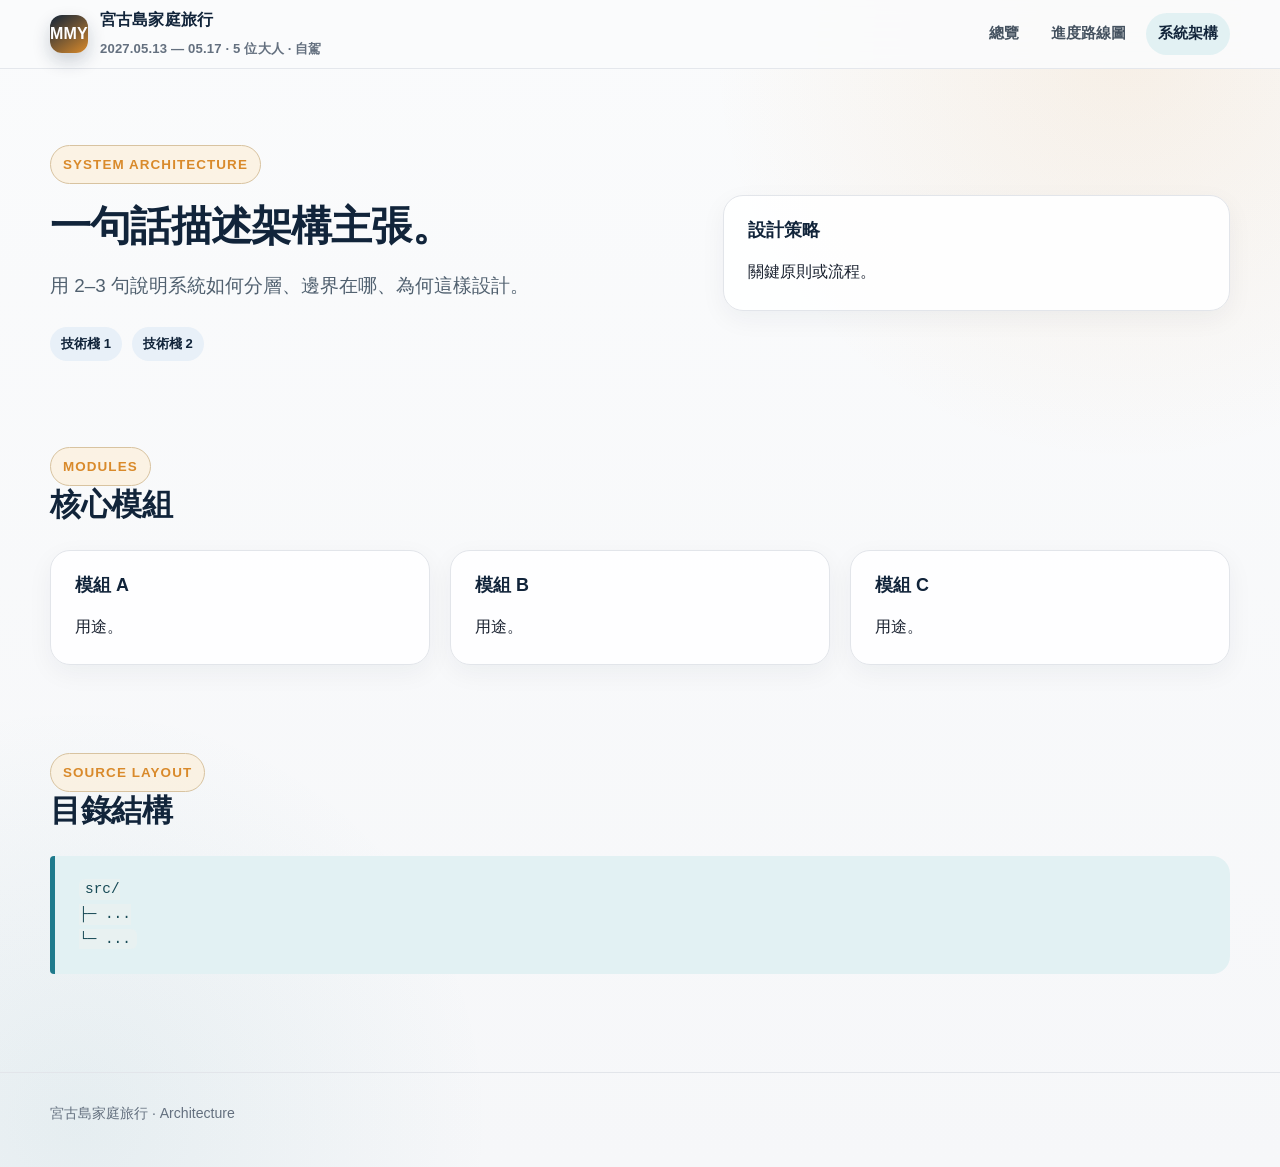
<file: docs/site/architecture.html>
<!doctype html>
<html lang="zh-Hant">
<head>
  <meta charset="utf-8">
  <meta name="viewport" content="width=device-width, initial-scale=1">
  <title>系統架構｜宮古島家庭旅行</title>
  <link rel="stylesheet" href="assets/styles.css">
</head>
<body>
  <header class="topbar">
    <div class="shell topbar-inner">
      <a class="brand" href="index.html"><span class="brand-mark">MMY</span><span>宮古島家庭旅行<br><span class="brand-sub">2027.05.13 — 05.17 · 5 位大人 · 自駕</span></span></a>
      <nav class="nav" aria-label="文件導航">
        <a href="index.html">總覽</a>
        <a href="roadmap.html">進度路線圖</a>
        <a href="architecture.html" aria-current="page">系統架構</a>
      </nav>
    </div>
  </header>

  <main>
    <!-- 此頁為一次性骨架（generate.js 只在不存在時建立，之後不覆蓋）。請依專案手動填寫。 -->
    <section class="shell hero document-hero">
      <div>
        <span class="eyebrow">System architecture</span>
        <h1>一句話描述架構主張。</h1>
        <p class="lead">用 2–3 句說明系統如何分層、邊界在哪、為何這樣設計。</p>
        <div class="status-row">
          <span class="pill">技術棧 1</span>
          <span class="pill">技術棧 2</span>
        </div>
      </div>
      <div class="card">
        <h3>設計策略</h3>
        <p>關鍵原則或流程。</p>
      </div>
    </section>

    <section class="shell section">
      <div class="section-header"><span class="eyebrow">Modules</span><h2>核心模組</h2></div>
      <div class="grid grid-3">
        <article class="card"><h3>模組 A</h3><p>用途。</p></article>
        <article class="card"><h3>模組 B</h3><p>用途。</p></article>
        <article class="card"><h3>模組 C</h3><p>用途。</p></article>
      </div>
    </section>

    <section class="shell section">
      <div class="section-header"><span class="eyebrow">Source layout</span><h2>目錄結構</h2></div>
      <div class="callout">
        <pre style="margin:0;overflow-x:auto"><code>src/
├─ ...
└─ ...</code></pre>
      </div>
    </section>
  </main>
  <footer class="footer"><div class="shell">宮古島家庭旅行 · Architecture</div></footer>
</body>
</html>
</file>
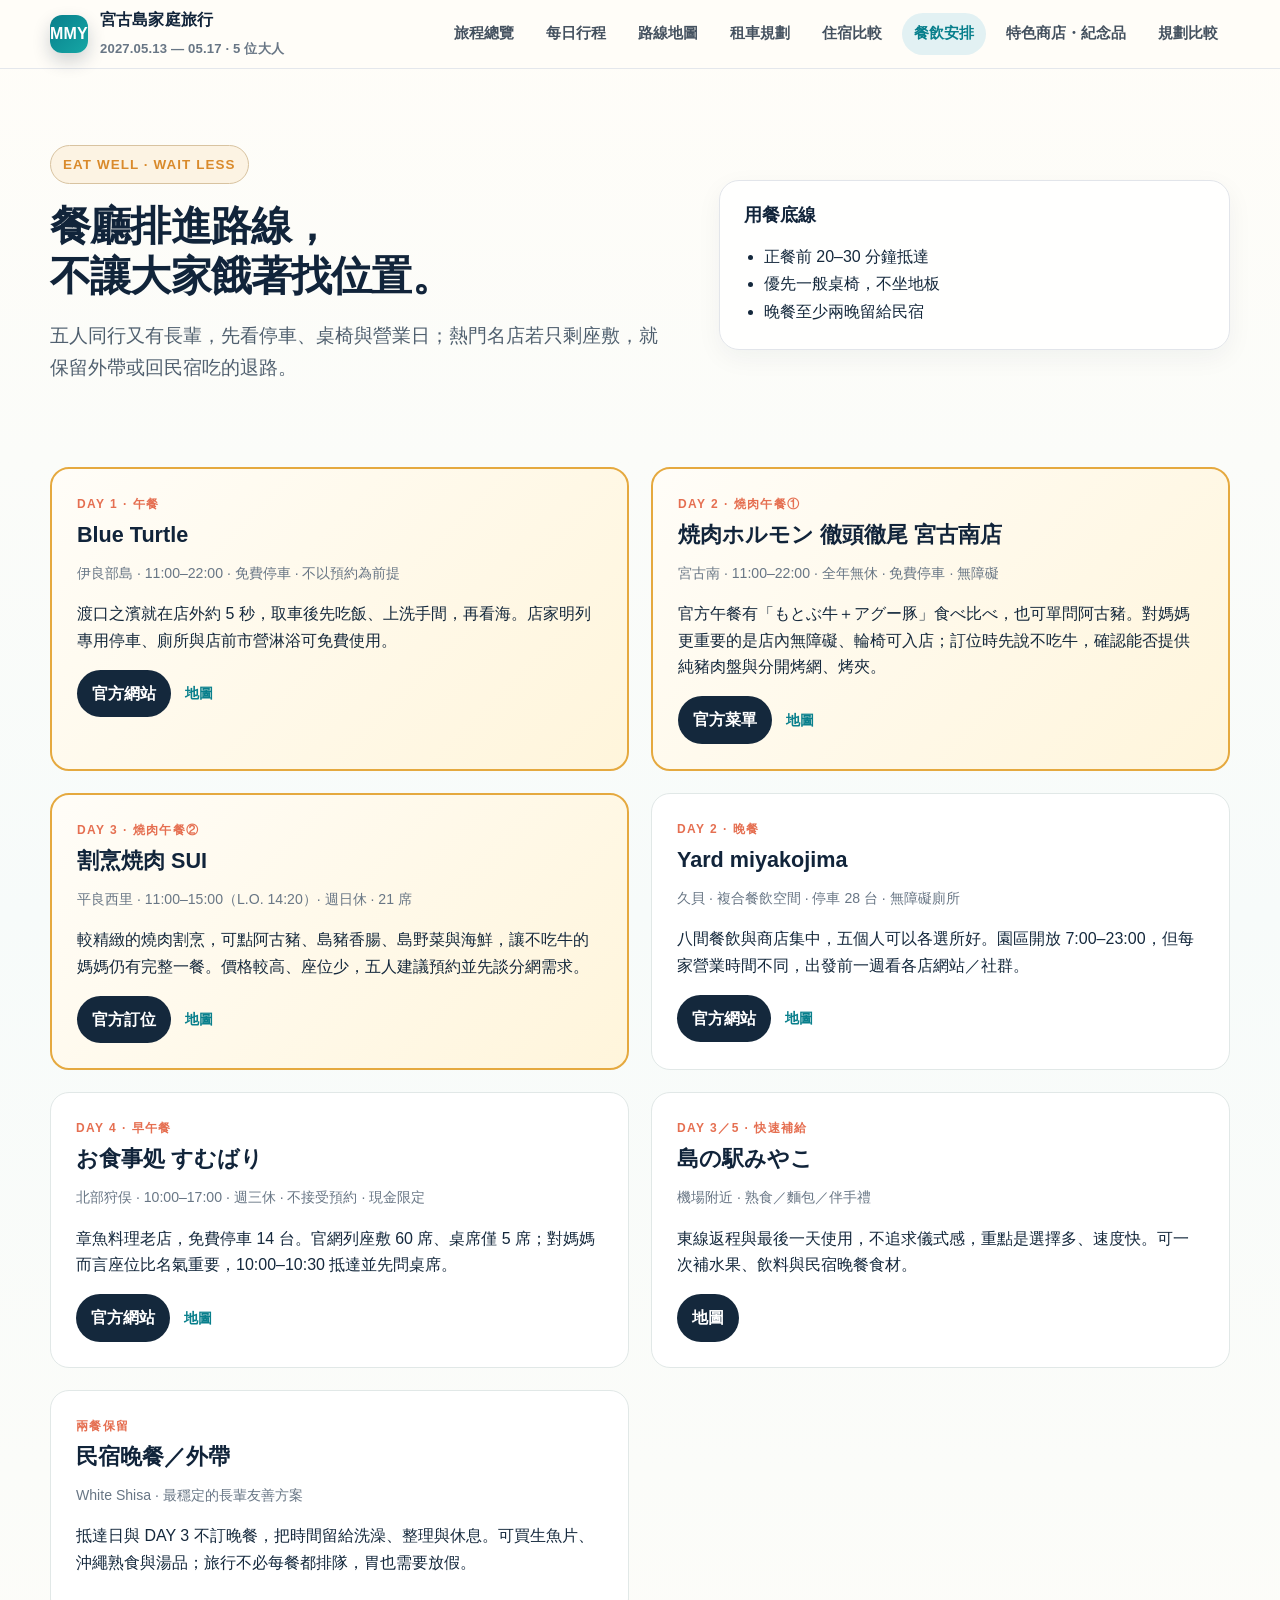
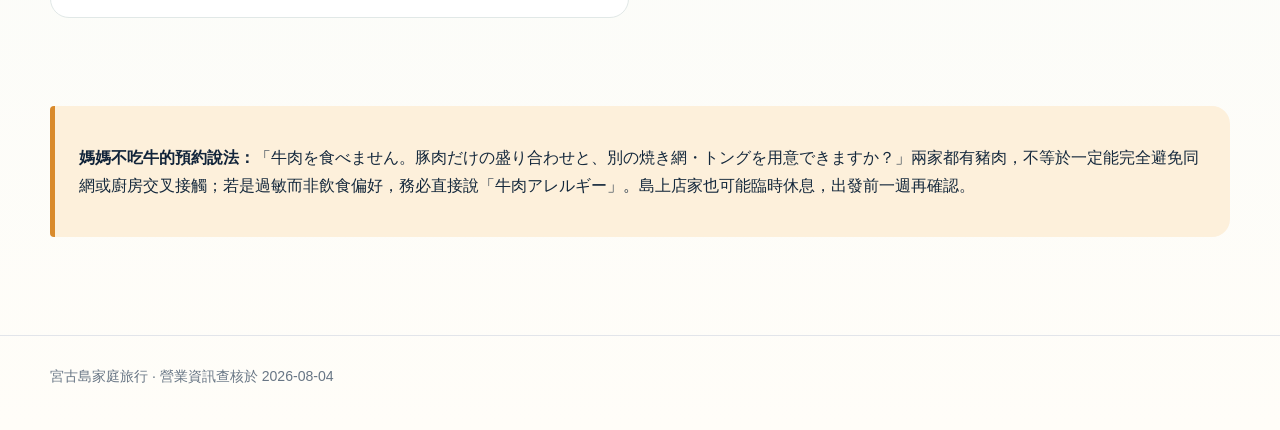
<file: docs/site/food.html>
<!doctype html>
<html lang="zh-Hant">
<head><meta charset="utf-8"><meta name="viewport" content="width=device-width, initial-scale=1"><title>餐飲安排｜宮古島家庭旅行</title><link rel="stylesheet" href="assets/styles.css"><link rel="stylesheet" href="assets/travel.css"></head>
<body>
<header class="topbar"><div class="shell topbar-inner"><a class="brand" href="index.html"><span class="brand-mark">MMY</span><span>宮古島家庭旅行<br><span class="brand-sub">2027.05.13 — 05.17 · 5 位大人</span></span></a><nav class="nav" aria-label="網站導航"><a href="index.html">旅程總覽</a><a href="roadmap.html">每日行程</a><a href="maps.html">路線地圖</a><a href="rental.html">租車規劃</a><a href="stay.html">住宿比較</a><a href="food.html" aria-current="page">餐飲安排</a><a href="souvenirs.html">特色商店・紀念品</a><a href="research.html">規劃比較</a></nav></div></header>
  <main>
    <section class="shell hero document-hero"><div><span class="eyebrow">EAT WELL · WAIT LESS</span><h1>餐廳排進路線，<br>不讓大家餓著找位置。</h1><p class="lead">五人同行又有長輩，先看停車、桌椅與營業日；熱門名店若只剩座敷，就保留外帶或回民宿吃的退路。</p></div><div class="card food-rule"><h3>用餐底線</h3><ul><li>正餐前 20–30 分鐘抵達</li><li>優先一般桌椅，不坐地板</li><li>晚餐至少兩晚留給民宿</li></ul></div></section>
    <section class="shell section"><div class="food-days">
      <article class="food-card featured"><div class="day-kicker">DAY 1 · 午餐</div><h3>Blue Turtle</h3><p class="food-meta">伊良部島 · 11:00–22:00 · 免費停車 · 不以預約為前提</p><p>渡口之濱就在店外約 5 秒，取車後先吃飯、上洗手間，再看海。店家明列專用停車、廁所與店前市營淋浴可免費使用。</p><div class="map-actions"><a class="map-button" target="_blank" rel="noreferrer" href="https://blueturtle.jp/">官方網站</a><a target="_blank" rel="noreferrer" href="https://www.google.com/maps/search/?api=1&query=Blue+Turtle+Miyakojima">地圖</a></div></article>
      <article class="food-card featured"><div class="day-kicker">DAY 2 · 燒肉午餐①</div><h3>焼肉ホルモン 徹頭徹尾 宮古南店</h3><p class="food-meta">宮古南 · 11:00–22:00 · 全年無休 · 免費停車 · 無障礙</p><p>官方午餐有「もとぶ牛＋アグー豚」食べ比べ，也可單問阿古豬。對媽媽更重要的是店內無障礙、輪椅可入店；訂位時先說不吃牛，確認能否提供純豬肉盤與分開烤網、烤夾。</p><div class="map-actions"><a class="map-button" target="_blank" rel="noreferrer" href="https://tettou-tetsubi.com/">官方菜單</a><a target="_blank" rel="noreferrer" href="https://www.google.com/maps/search/?api=1&query=Yakiniku+Tettou+Tetsubi+Miyakojima">地圖</a></div></article>
      <article class="food-card featured"><div class="day-kicker">DAY 3 · 燒肉午餐②</div><h3>割烹焼肉 SUI</h3><p class="food-meta">平良西里 · 11:00–15:00（L.O. 14:20）· 週日休 · 21 席</p><p>較精緻的燒肉割烹，可點阿古豬、島豬香腸、島野菜與海鮮，讓不吃牛的媽媽仍有完整一餐。價格較高、座位少，五人建議預約並先談分網需求。</p><div class="map-actions"><a class="map-button" target="_blank" rel="noreferrer" href="https://sui-okinawa.foodre.jp/">官方訂位</a><a target="_blank" rel="noreferrer" href="https://www.google.com/maps/search/?api=1&query=Kappo+Yakiniku+SUI+Miyakojima">地圖</a></div></article>
      <article class="food-card"><div class="day-kicker">DAY 2 · 晚餐</div><h3>Yard miyakojima</h3><p class="food-meta">久貝 · 複合餐飲空間 · 停車 28 台 · 無障礙廁所</p><p>八間餐飲與商店集中，五個人可以各選所好。園區開放 7:00–23:00，但每家營業時間不同，出發前一週看各店網站／社群。</p><div class="map-actions"><a class="map-button" target="_blank" rel="noreferrer" href="https://www.yardmiyakojima.com/">官方網站</a><a target="_blank" rel="noreferrer" href="https://www.google.com/maps/search/?api=1&query=Yard+miyakojima">地圖</a></div></article>
      <article class="food-card"><div class="day-kicker">DAY 4 · 早午餐</div><h3>お食事処 すむばり</h3><p class="food-meta">北部狩俣 · 10:00–17:00 · 週三休 · 不接受預約 · 現金限定</p><p>章魚料理老店，免費停車 14 台。官網列座敷 60 席、桌席僅 5 席；對媽媽而言座位比名氣重要，10:00–10:30 抵達並先問桌席。</p><div class="map-actions"><a class="map-button" target="_blank" rel="noreferrer" href="https://www.sumbari.com/shop.html">官方網站</a><a target="_blank" rel="noreferrer" href="https://www.google.com/maps/search/?api=1&query=Sumbari+Miyakojima">地圖</a></div></article>
      <article class="food-card"><div class="day-kicker">DAY 3／5 · 快速補給</div><h3>島の駅みやこ</h3><p class="food-meta">機場附近 · 熟食／麵包／伴手禮</p><p>東線返程與最後一天使用，不追求儀式感，重點是選擇多、速度快。可一次補水果、飲料與民宿晚餐食材。</p><div class="map-actions"><a class="map-button" target="_blank" rel="noreferrer" href="https://www.google.com/maps/search/?api=1&query=Shima+no+Eki+Miyako">地圖</a></div></article>
      <article class="food-card"><div class="day-kicker">兩餐保留</div><h3>民宿晚餐／外帶</h3><p class="food-meta">White Shisa · 最穩定的長輩友善方案</p><p>抵達日與 DAY 3 不訂晚餐，把時間留給洗澡、整理與休息。可買生魚片、沖繩熟食與湯品；旅行不必每餐都排隊，胃也需要放假。</p></article>
    </div></section>
    <section class="shell section"><div class="callout warning"><p><strong>媽媽不吃牛的預約說法：</strong>「牛肉を食べません。豚肉だけの盛り合わせと、別の焼き網・トングを用意できますか？」兩家都有豬肉，不等於一定能完全避免同網或廚房交叉接觸；若是過敏而非飲食偏好，務必直接說「牛肉アレルギー」。島上店家也可能臨時休息，出發前一週再確認。</p></div></section>
  </main><footer class="footer"><div class="shell">宮古島家庭旅行 · 營業資訊查核於 2026-08-04</div></footer>
</body></html>
</file>
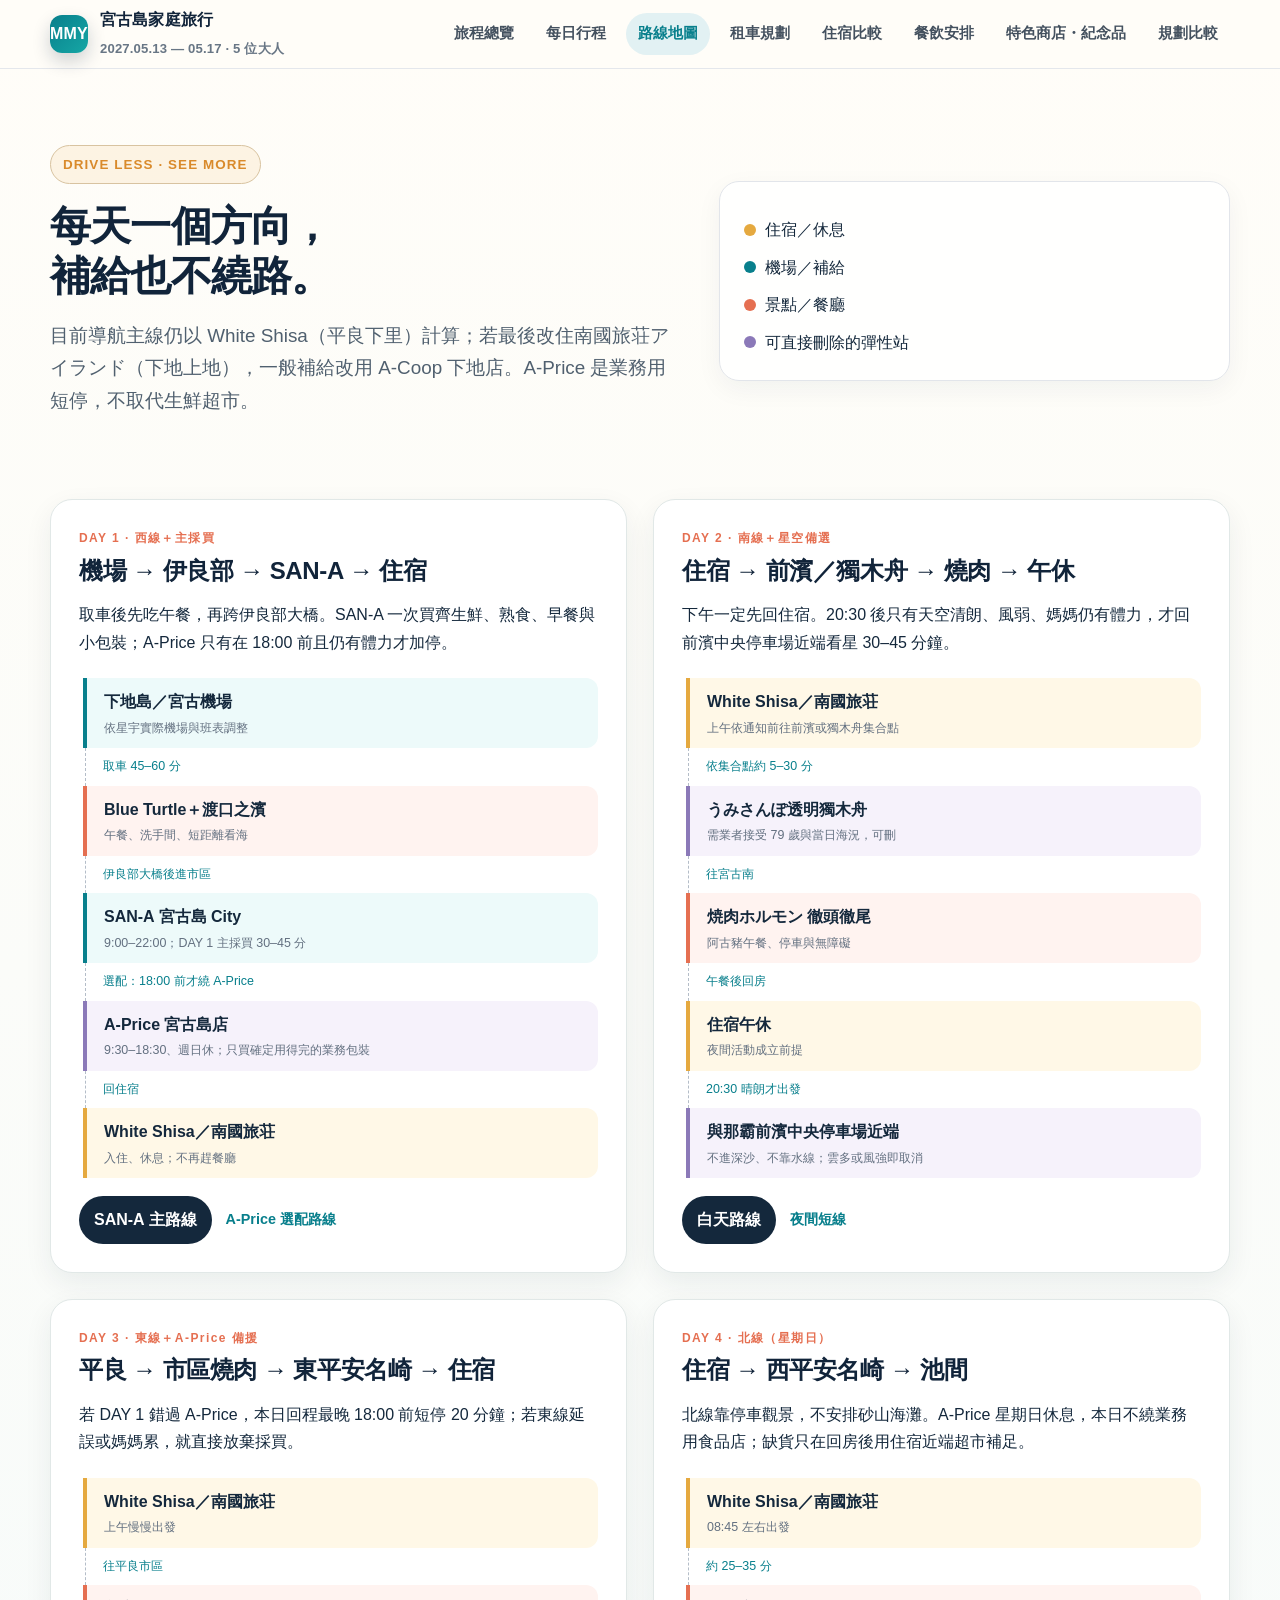
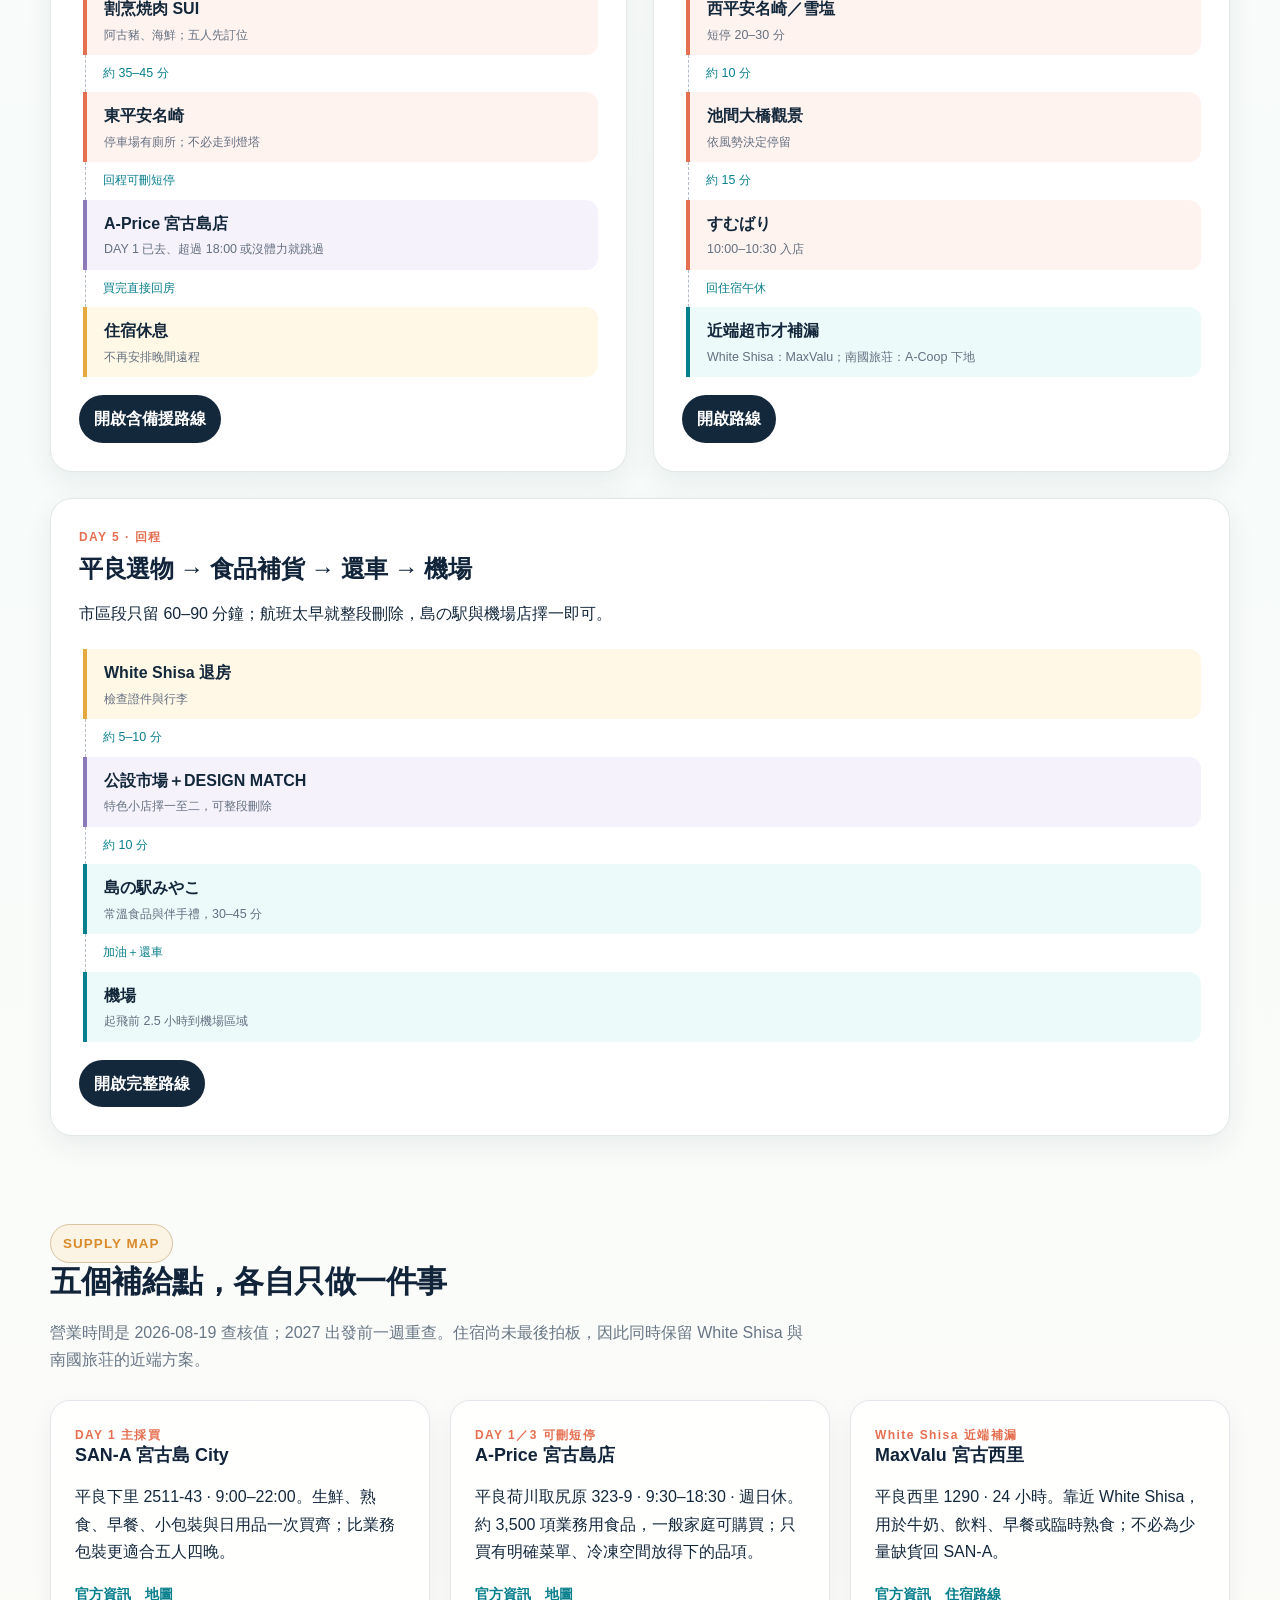
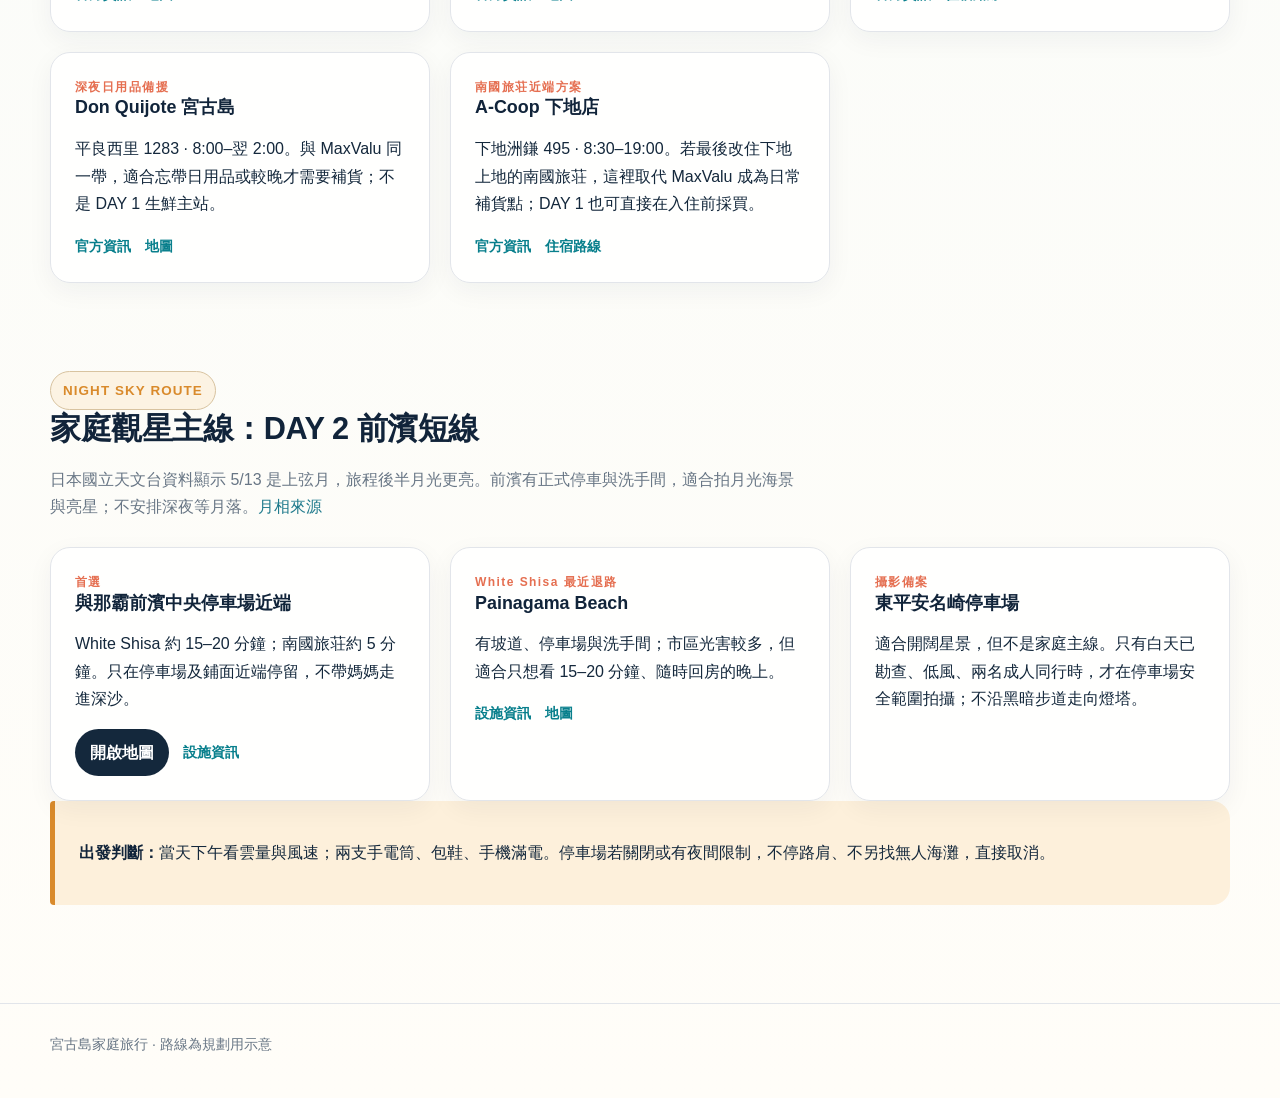
<file: docs/site/maps.html>
<!doctype html>
<html lang="zh-Hant">
<head><meta charset="utf-8"><meta name="viewport" content="width=device-width, initial-scale=1"><title>路線地圖｜宮古島家庭旅行</title><link rel="stylesheet" href="assets/styles.css"><link rel="stylesheet" href="assets/travel.css"></head>
<body>
  <header class="topbar"><div class="shell topbar-inner"><a class="brand" href="index.html"><span class="brand-mark">MMY</span><span>宮古島家庭旅行<br><span class="brand-sub">2027.05.13 — 05.17 · 5 位大人</span></span></a><nav class="nav" aria-label="網站導航"><a href="index.html">旅程總覽</a><a href="roadmap.html">每日行程</a><a href="maps.html" aria-current="page">路線地圖</a><a href="rental.html">租車規劃</a><a href="stay.html">住宿比較</a><a href="food.html">餐飲安排</a><a href="souvenirs.html">特色商店・紀念品</a><a href="research.html">規劃比較</a></nav></div></header>
  <main>
    <section class="shell hero document-hero map-hero"><div><span class="eyebrow">DRIVE LESS · SEE MORE</span><h1>每天一個方向，<br>補給也不繞路。</h1><p class="lead">目前導航主線仍以 White Shisa（平良下里）計算；若最後改住南國旅荘アイランド（下地上地），一般補給改用 A-Coop 下地店。A-Price 是業務用短停，不取代生鮮超市。</p></div><div class="card map-legend"><p><span class="legend stay"></span>住宿／休息</p><p><span class="legend station"></span>機場／補給</p><p><span class="legend spot"></span>景點／餐廳</p><p><span class="legend rest"></span>可直接刪除的彈性站</p></div></section>
    <section class="shell section map-days">
      <article class="map-day"><div class="day-kicker">DAY 1 · 西線＋主採買</div><h2>機場 → 伊良部 → SAN-A → 住宿</h2><p>取車後先吃午餐，再跨伊良部大橋。SAN-A 一次買齊生鮮、熟食、早餐與小包裝；A-Price 只有在 18:00 前且仍有體力才加停。</p><div class="route-flow"><div class="node station"><b>下地島／宮古機場</b><small>依星宇實際機場與班表調整</small></div><div class="line drive">取車 45–60 分</div><div class="node spot"><b>Blue Turtle＋渡口之濱</b><small>午餐、洗手間、短距離看海</small></div><div class="line drive">伊良部大橋後進市區</div><div class="node station"><b>SAN-A 宮古島 City</b><small>9:00–22:00；DAY 1 主採買 30–45 分</small></div><div class="line drive">選配：18:00 前才繞 A-Price</div><div class="node rest"><b>A-Price 宮古島店</b><small>9:30–18:30、週日休；只買確定用得完的業務包裝</small></div><div class="line drive">回住宿</div><div class="node stay"><b>White Shisa／南國旅荘</b><small>入住、休息；不再趕餐廳</small></div></div><div class="map-actions"><a class="map-button" target="_blank" rel="noreferrer" href="https://www.google.com/maps/dir/?api=1&origin=Shimojishima+Airport&destination=Private+Villa+White+Shisa+Miyakojima&travelmode=driving&waypoints=Blue+Turtle+Miyakojima%7CSAN-A+Miyakojima+City">SAN-A 主路線</a><a target="_blank" rel="noreferrer" href="https://www.google.com/maps/dir/?api=1&origin=Blue+Turtle+Miyakojima&destination=Private+Villa+White+Shisa+Miyakojima&travelmode=driving&waypoints=A-Price+Miyakojima">A-Price 選配路線</a></div></article>
      <article class="map-day"><div class="day-kicker">DAY 2 · 南線＋星空備選</div><h2>住宿 → 前濱／獨木舟 → 燒肉 → 午休</h2><p>下午一定先回住宿。20:30 後只有天空清朗、風弱、媽媽仍有體力，才回前濱中央停車場近端看星 30–45 分鐘。</p><div class="route-flow"><div class="node stay"><b>White Shisa／南國旅荘</b><small>上午依通知前往前濱或獨木舟集合點</small></div><div class="line drive">依集合點約 5–30 分</div><div class="node rest"><b>うみさんぽ透明獨木舟</b><small>需業者接受 79 歲與當日海況，可刪</small></div><div class="line drive">往宮古南</div><div class="node spot"><b>焼肉ホルモン 徹頭徹尾</b><small>阿古豬午餐、停車與無障礙</small></div><div class="line drive">午餐後回房</div><div class="node stay"><b>住宿午休</b><small>夜間活動成立前提</small></div><div class="line drive">20:30 晴朗才出發</div><div class="node rest"><b>與那霸前濱中央停車場近端</b><small>不進深沙、不靠水線；雲多或風強即取消</small></div></div><div class="map-actions"><a class="map-button" target="_blank" rel="noreferrer" href="https://www.google.com/maps/dir/?api=1&origin=Private+Villa+White+Shisa+Miyakojima&destination=Yard+miyakojima&travelmode=driving&waypoints=Yakiniku+Tettou+Tetsubi+Miyakojima%7CYonaha+Maehama+Beach">白天路線</a><a target="_blank" rel="noreferrer" href="https://www.google.com/maps/dir/?api=1&origin=Private+Villa+White+Shisa+Miyakojima&destination=Yonaha+Maehama+Beach&travelmode=driving">夜間短線</a></div></article>
      <article class="map-day"><div class="day-kicker">DAY 3 · 東線＋A-Price 備援</div><h2>平良 → 市區燒肉 → 東平安名崎 → 住宿</h2><p>若 DAY 1 錯過 A-Price，本日回程最晚 18:00 前短停 20 分鐘；若東線延誤或媽媽累，就直接放棄採買。</p><div class="route-flow"><div class="node stay"><b>White Shisa／南國旅荘</b><small>上午慢慢出發</small></div><div class="line drive">往平良市區</div><div class="node spot"><b>割烹焼肉 SUI</b><small>阿古豬、海鮮；五人先訂位</small></div><div class="line drive">約 35–45 分</div><div class="node spot"><b>東平安名崎</b><small>停車場有廁所；不必走到燈塔</small></div><div class="line drive">回程可刪短停</div><div class="node rest"><b>A-Price 宮古島店</b><small>DAY 1 已去、超過 18:00 或沒體力就跳過</small></div><div class="line drive">買完直接回房</div><div class="node stay"><b>住宿休息</b><small>不再安排晚間遠程</small></div></div><a class="map-button" target="_blank" rel="noreferrer" href="https://www.google.com/maps/dir/?api=1&origin=Private+Villa+White+Shisa+Miyakojima&destination=Private+Villa+White+Shisa+Miyakojima&travelmode=driving&waypoints=Kappo+Yakiniku+SUI+Miyakojima%7CHigashi-Hennazaki%7CA-Price+Miyakojima">開啟含備援路線</a></article>
      <article class="map-day"><div class="day-kicker">DAY 4 · 北線（星期日）</div><h2>住宿 → 西平安名崎 → 池間</h2><p>北線靠停車觀景，不安排砂山海灘。A-Price 星期日休息，本日不繞業務用食品店；缺貨只在回房後用住宿近端超市補足。</p><div class="route-flow"><div class="node stay"><b>White Shisa／南國旅荘</b><small>08:45 左右出發</small></div><div class="line drive">約 25–35 分</div><div class="node spot"><b>西平安名崎／雪塩</b><small>短停 20–30 分</small></div><div class="line drive">約 10 分</div><div class="node spot"><b>池間大橋觀景</b><small>依風勢決定停留</small></div><div class="line drive">約 15 分</div><div class="node spot"><b>すむばり</b><small>10:00–10:30 入店</small></div><div class="line drive">回住宿午休</div><div class="node station"><b>近端超市才補漏</b><small>White Shisa：MaxValu；南國旅荘：A-Coop 下地</small></div></div><a class="map-button" target="_blank" rel="noreferrer" href="https://www.google.com/maps/dir/?api=1&origin=Painagama+Beach&destination=Painagama+Beach&travelmode=driving&waypoints=Nishi-Hennazaki%7CYukishio+Museum%7CIkema+Bridge%7CSumbari+Miyakojima">開啟路線</a></article>
      <article class="map-day"><div class="day-kicker">DAY 5 · 回程</div><h2>平良選物 → 食品補貨 → 還車 → 機場</h2><p>市區段只留 60–90 分鐘；航班太早就整段刪除，島の駅與機場店擇一即可。</p><div class="route-flow"><div class="node stay"><b>White Shisa 退房</b><small>檢查證件與行李</small></div><div class="line drive">約 5–10 分</div><div class="node rest"><b>公設市場＋DESIGN MATCH</b><small>特色小店擇一至二，可整段刪除</small></div><div class="line drive">約 10 分</div><div class="node station"><b>島の駅みやこ</b><small>常溫食品與伴手禮，30–45 分</small></div><div class="line drive">加油＋還車</div><div class="node station"><b>機場</b><small>起飛前 2.5 小時到機場區域</small></div></div><a class="map-button" target="_blank" rel="noreferrer" href="https://www.google.com/maps/dir/?api=1&origin=Painagama+Beach&destination=Miyako+Airport&travelmode=driving&waypoints=Miyakojima+City+Public+Market%7CDESIGN+MATCH+Miyakojima%7CShima+no+Eki+Miyako">開啟完整路線</a></article>
    </section>
    <section class="shell section">
      <div class="section-header"><span class="eyebrow">SUPPLY MAP</span><h2>五個補給點，各自只做一件事</h2><p>營業時間是 2026-08-19 查核值；2027 出發前一週重查。住宿尚未最後拍板，因此同時保留 White Shisa 與南國旅荘的近端方案。</p></div>
      <div class="grid grid-3">
        <article class="card"><div class="day-kicker">DAY 1 主採買</div><h3>SAN-A 宮古島 City</h3><p>平良下里 2511-43 · 9:00–22:00。生鮮、熟食、早餐、小包裝與日用品一次買齊；比業務包裝更適合五人四晚。</p><div class="map-actions"><a target="_blank" rel="noreferrer" href="https://www.san-a.co.jp/store/44100/">官方資訊</a><a target="_blank" rel="noreferrer" href="https://www.google.com/maps/search/?api=1&query=SAN-A+Miyakojima+City">地圖</a></div></article>
        <article class="card"><div class="day-kicker">DAY 1／3 可刪短停</div><h3>A-Price 宮古島店</h3><p>平良荷川取尻原 323-9 · 9:30–18:30 · 週日休。約 3,500 項業務用食品，一般家庭可購買；只買有明確菜單、冷凍空間放得下的品項。</p><div class="map-actions"><a target="_blank" rel="noreferrer" href="https://okinawa.to-ho.co.jp/locations/">官方資訊</a><a target="_blank" rel="noreferrer" href="https://www.google.com/maps/search/?api=1&query=A-Price+Miyakojima">地圖</a></div></article>
        <article class="card"><div class="day-kicker">White Shisa 近端補漏</div><h3>MaxValu 宮古西里</h3><p>平良西里 1290 · 24 小時。靠近 White Shisa，用於牛奶、飲料、早餐或臨時熟食；不必為少量缺貨回 SAN-A。</p><div class="map-actions"><a target="_blank" rel="noreferrer" href="https://www.aeon-ryukyu.jp/store/maxvalu/miyakonishizato/">官方資訊</a><a target="_blank" rel="noreferrer" href="https://www.google.com/maps/dir/?api=1&origin=Private+Villa+White+Shisa+Miyakojima&destination=MaxValu+Miyako+Nishizato&travelmode=driving">住宿路線</a></div></article>
        <article class="card"><div class="day-kicker">深夜日用品備援</div><h3>Don Quijote 宮古島</h3><p>平良西里 1283 · 8:00–翌 2:00。與 MaxValu 同一帶，適合忘帶日用品或較晚才需要補貨；不是 DAY 1 生鮮主站。</p><div class="map-actions"><a target="_blank" rel="noreferrer" href="https://www.donki.com/store/shop_detail.php?shop_id=420">官方資訊</a><a target="_blank" rel="noreferrer" href="https://www.google.com/maps/search/?api=1&query=Don+Quijote+Miyakojima">地圖</a></div></article>
        <article class="card"><div class="day-kicker">南國旅荘近端方案</div><h3>A-Coop 下地店</h3><p>下地洲鎌 495 · 8:30–19:00。若最後改住下地上地的南國旅荘，這裡取代 MaxValu 成為日常補貨點；DAY 1 也可直接在入住前採買。</p><div class="map-actions"><a target="_blank" rel="noreferrer" href="https://www.ja-okinawa.or.jp/store/detail.php?id=497">官方資訊</a><a target="_blank" rel="noreferrer" href="https://www.google.com/maps/dir/?api=1&origin=%E5%8D%97%E5%9B%BD%E6%97%85%E8%8D%98%E3%82%A2%E3%82%A4%E3%83%A9%E3%83%B3%E3%83%89&destination=A%E3%82%B3%E3%83%BC%E3%83%97%E4%B8%8B%E5%9C%B0%E5%BA%97&travelmode=driving">住宿路線</a></div></article>
      </div>
    </section>
    <section class="shell section">
      <div class="section-header"><span class="eyebrow">NIGHT SKY ROUTE</span><h2>家庭觀星主線：DAY 2 前濱短線</h2><p>日本國立天文台資料顯示 5/13 是上弦月，旅程後半月光更亮。前濱有正式停車與洗手間，適合拍月光海景與亮星；不安排深夜等月落。<a target="_blank" rel="noreferrer" href="https://eco.mtk.nao.ac.jp/koyomi/yoko/2027/rekiyou273.html.en">月相來源</a></p></div>
      <div class="grid grid-3">
        <article class="card featured"><div class="day-kicker">首選</div><h3>與那霸前濱中央停車場近端</h3><p>White Shisa 約 15–20 分鐘；南國旅荘約 5 分鐘。只在停車場及鋪面近端停留，不帶媽媽走進深沙。</p><div class="map-actions"><a class="map-button" target="_blank" rel="noreferrer" href="https://www.google.com/maps/search/?api=1&query=Yonaha+Maehama+Beach+Central+Parking">開啟地圖</a><a target="_blank" rel="noreferrer" href="https://miyako-island.net/beach_and_spot/beach_spot_022/">設施資訊</a></div></article>
        <article class="card"><div class="day-kicker">White Shisa 最近退路</div><h3>Painagama Beach</h3><p>有坡道、停車場與洗手間；市區光害較多，但適合只想看 15–20 分鐘、隨時回房的晚上。</p><div class="map-actions"><a target="_blank" rel="noreferrer" href="https://www.uminote.okinawa/beaches/miyakojima/painagama">設施資訊</a><a target="_blank" rel="noreferrer" href="https://www.google.com/maps/search/?api=1&query=Painagama+Beach">地圖</a></div></article>
        <article class="card"><div class="day-kicker">攝影備案</div><h3>東平安名崎停車場</h3><p>適合開闊星景，但不是家庭主線。只有白天已勘查、低風、兩名成人同行時，才在停車場安全範圍拍攝；不沿黑暗步道走向燈塔。</p></article>
      </div>
      <div class="callout warning"><p><strong>出發判斷：</strong>當天下午看雲量與風速；兩支手電筒、包鞋、手機滿電。停車場若關閉或有夜間限制，不停路肩、不另找無人海灘，直接取消。</p></div>
    </section>
  </main><footer class="footer"><div class="shell">宮古島家庭旅行 · 路線為規劃用示意</div></footer>
</body></html>
</file>
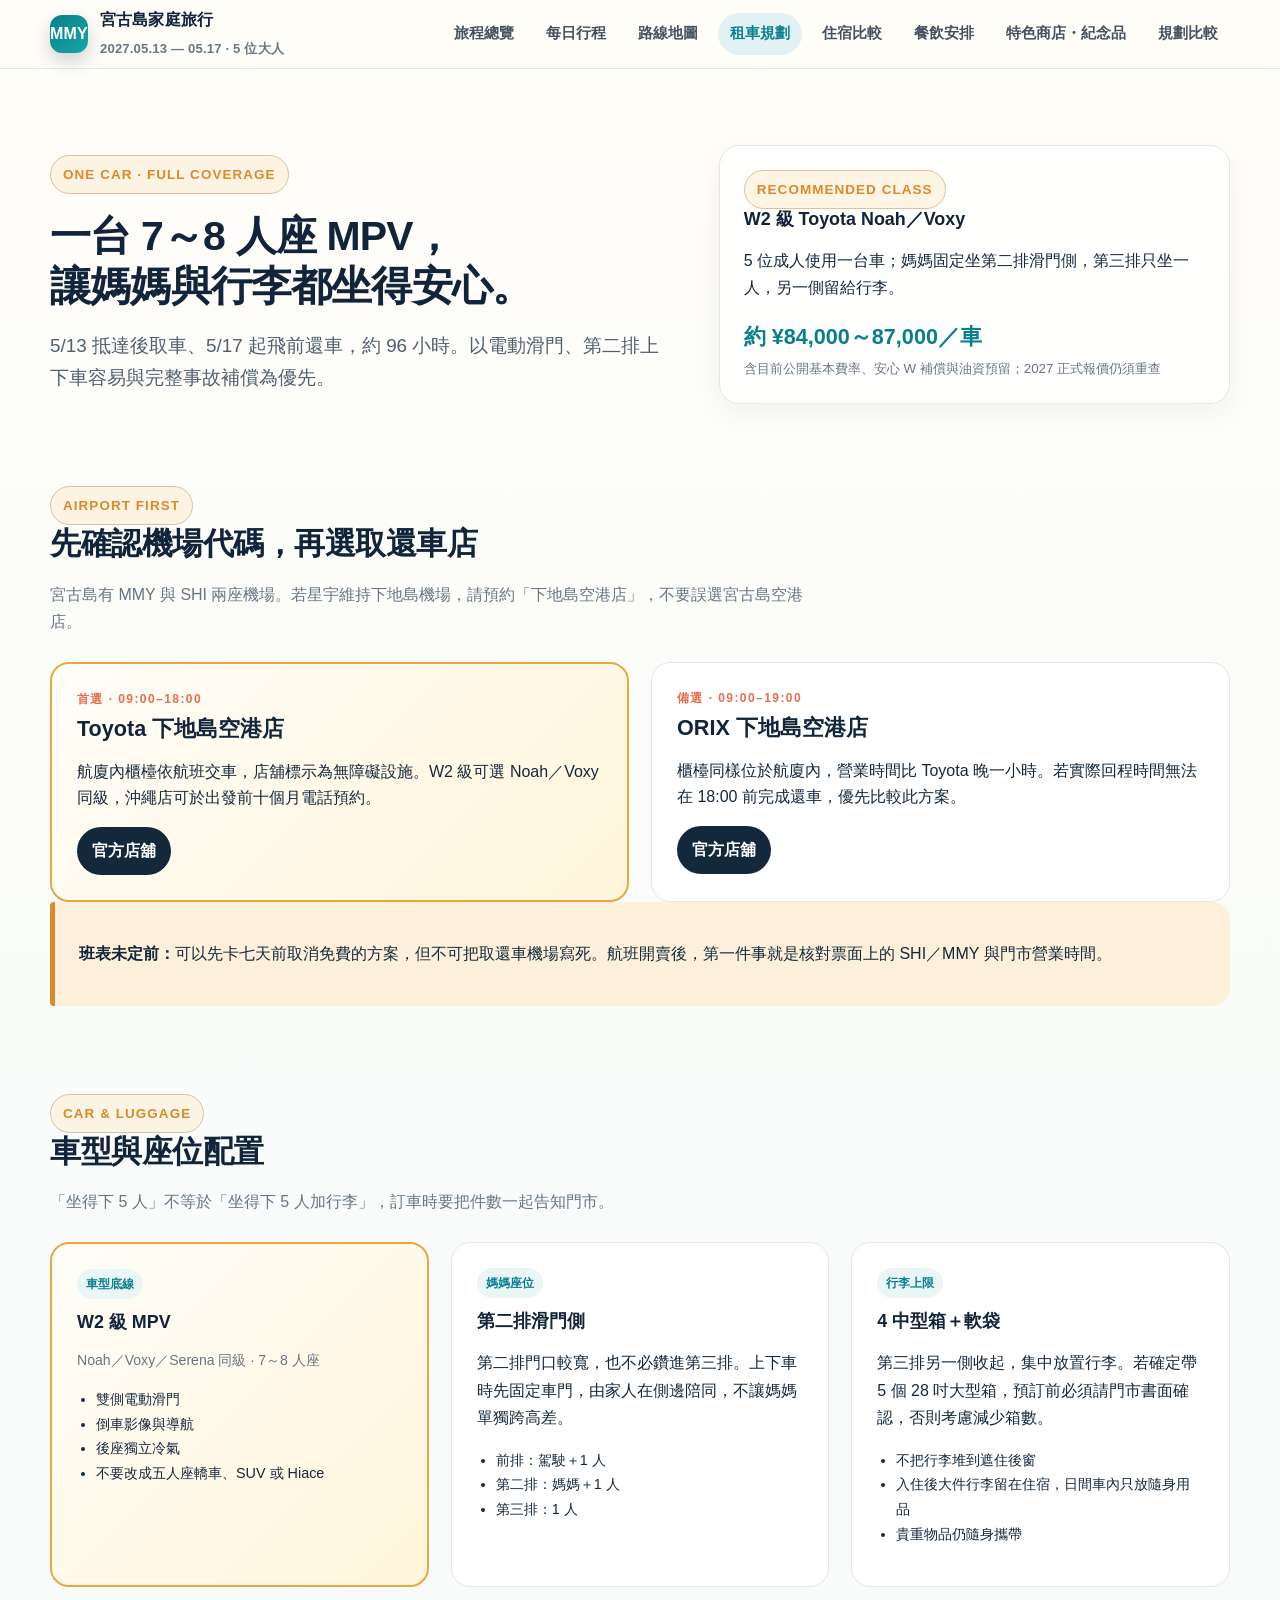
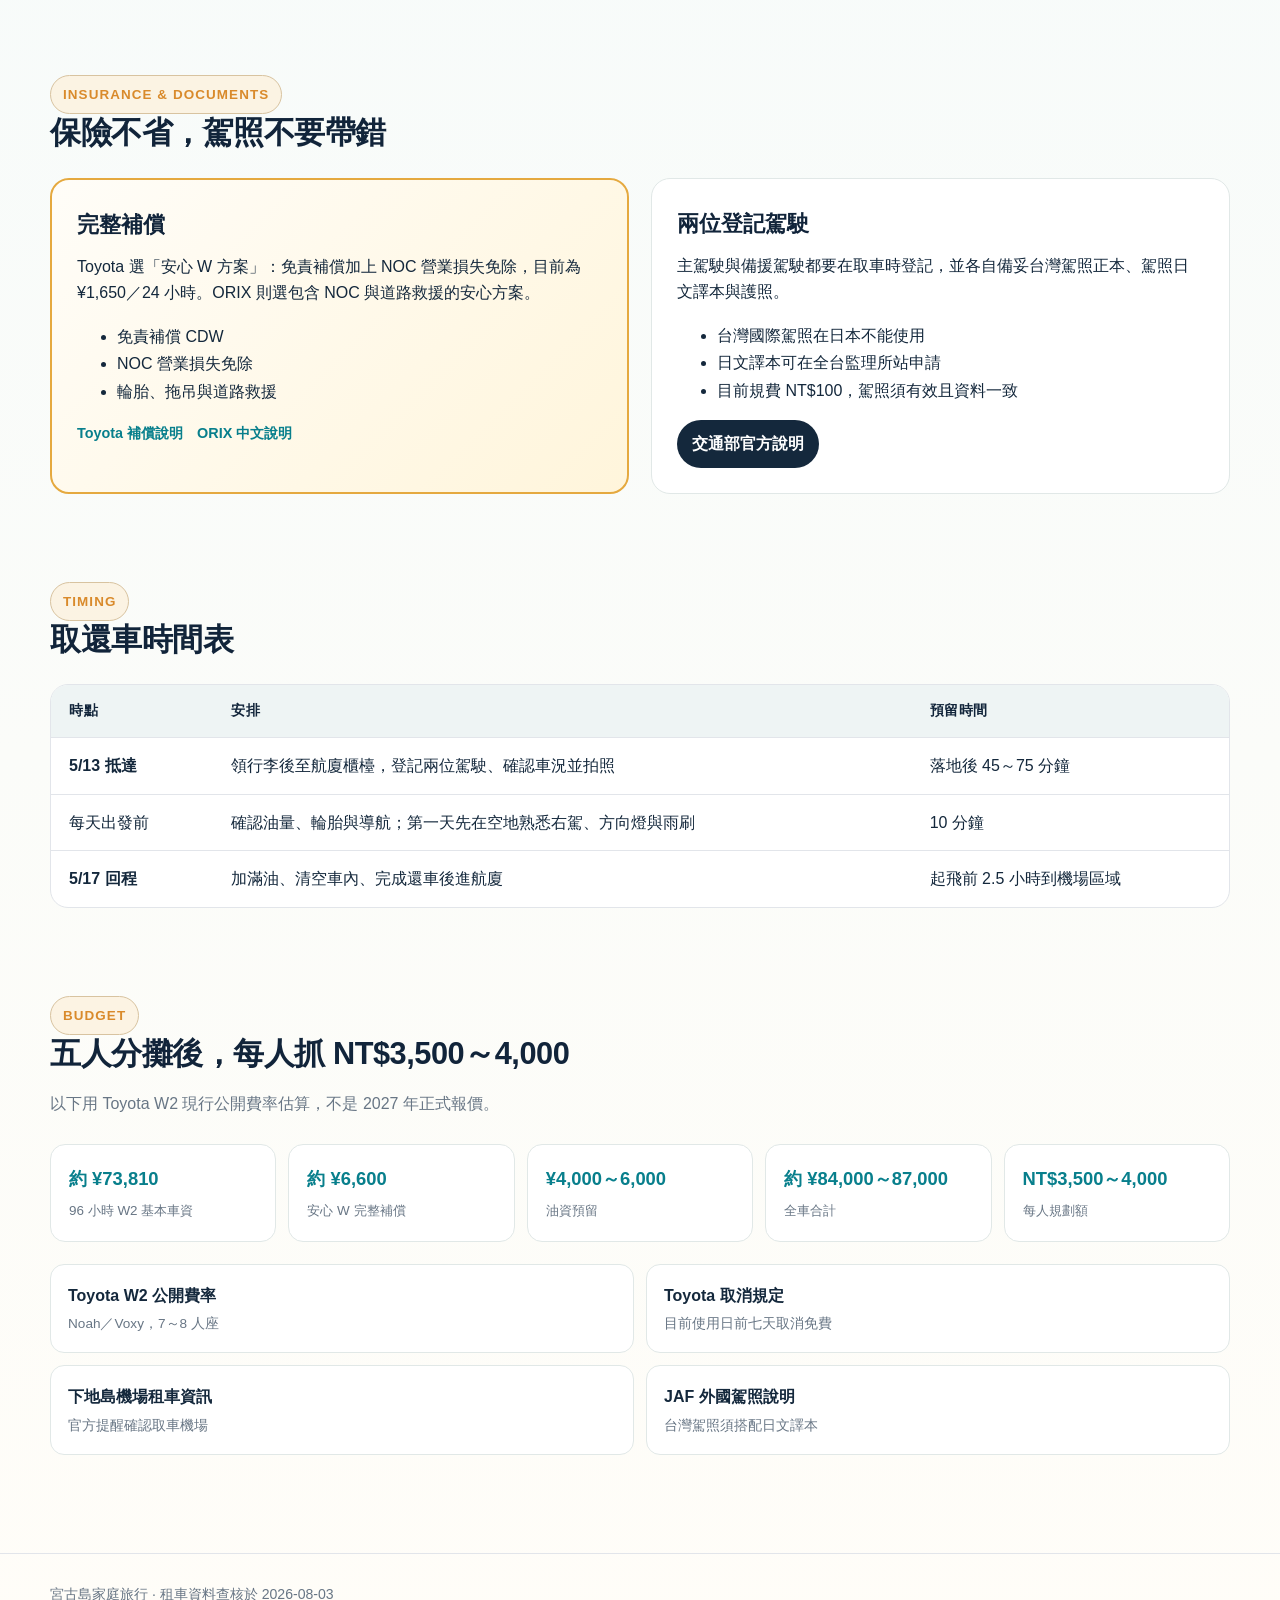
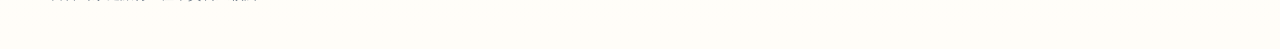
<file: docs/site/rental.html>
<!doctype html>
<html lang="zh-Hant">
<head>
  <meta charset="utf-8"><meta name="viewport" content="width=device-width, initial-scale=1">
  <title>租車規劃｜宮古島家庭旅行</title>
  <link rel="stylesheet" href="assets/styles.css"><link rel="stylesheet" href="assets/travel.css">
</head>
<body>
  <header class="topbar"><div class="shell topbar-inner">
    <a class="brand" href="index.html"><span class="brand-mark">MMY</span><span>宮古島家庭旅行<br><span class="brand-sub">2027.05.13 — 05.17 · 5 位大人</span></span></a>
    <nav class="nav" aria-label="網站導航"><a href="index.html">旅程總覽</a><a href="roadmap.html">每日行程</a><a href="maps.html">路線地圖</a><a href="rental.html" aria-current="page">租車規劃</a><a href="stay.html">住宿比較</a><a href="food.html">餐飲安排</a><a href="souvenirs.html">特色商店・紀念品</a><a href="research.html">規劃比較</a></nav>
  </div></header>
  <main>
    <section class="shell hero document-hero">
      <div><span class="eyebrow">ONE CAR · FULL COVERAGE</span><h1>一台 7～8 人座 MPV，<br>讓媽媽與行李都坐得安心。</h1><p class="lead">5/13 抵達後取車、5/17 起飛前還車，約 96 小時。以電動滑門、第二排上下車容易與完整事故補償為優先。</p></div>
      <div class="card stay-highlight"><span class="eyebrow">RECOMMENDED CLASS</span><h3>W2 級 Toyota Noah／Voxy</h3><p>5 位成人使用一台車；媽媽固定坐第二排滑門側，第三排只坐一人，另一側留給行李。</p><strong class="price-big">約 ¥84,000～87,000／車</strong><small>含目前公開基本費率、安心 W 補償與油資預留；2027 正式報價仍須重查</small></div>
    </section>

    <section class="shell section"><div class="section-header"><span class="eyebrow">AIRPORT FIRST</span><h2>先確認機場代碼，再選取還車店</h2><p>宮古島有 MMY 與 SHI 兩座機場。若星宇維持下地島機場，請預約「下地島空港店」，不要誤選宮古島空港店。</p></div>
      <div class="food-days">
        <article class="food-card featured"><div class="day-kicker">首選 · 09:00–18:00</div><h3>Toyota 下地島空港店</h3><p>航廈內櫃檯依航班交車，店舖標示為無障礙設施。W2 級可選 Noah／Voxy 同級，沖繩店可於出發前十個月電話預約。</p><div class="map-actions"><a class="map-button" target="_blank" rel="noreferrer" href="https://rent.toyota.co.jp/shop/detail.aspx?eCode=014&amp;rCode=69101">官方店舖</a></div></article>
        <article class="food-card"><div class="day-kicker">備選 · 09:00–19:00</div><h3>ORIX 下地島空港店</h3><p>櫃檯同樣位於航廈內，營業時間比 Toyota 晚一小時。若實際回程時間無法在 18:00 前完成還車，優先比較此方案。</p><div class="map-actions"><a class="map-button" target="_blank" rel="noreferrer" href="https://car.orix.co.jp/shops/?shops_pk=1362">官方店舖</a></div></article>
      </div>
      <div class="callout warning"><p><strong>班表未定前：</strong>可以先卡七天前取消免費的方案，但不可把取還車機場寫死。航班開賣後，第一件事就是核對票面上的 SHI／MMY 與門市營業時間。</p></div>
    </section>

    <section class="shell section"><div class="section-header"><span class="eyebrow">CAR &amp; LUGGAGE</span><h2>車型與座位配置</h2><p>「坐得下 5 人」不等於「坐得下 5 人加行李」，訂車時要把件數一起告知門市。</p></div>
      <div class="stay-grid">
        <article class="stay-card featured"><span class="stay-rank">車型底線</span><h3>W2 級 MPV</h3><p class="stay-type">Noah／Voxy／Serena 同級 · 7～8 人座</p><ul><li>雙側電動滑門</li><li>倒車影像與導航</li><li>後座獨立冷氣</li><li>不要改成五人座轎車、SUV 或 Hiace</li></ul></article>
        <article class="stay-card"><span class="stay-rank">媽媽座位</span><h3>第二排滑門側</h3><p>第二排門口較寬，也不必鑽進第三排。上下車時先固定車門，由家人在側邊陪同，不讓媽媽單獨跨高差。</p><ul><li>前排：駕駛＋1 人</li><li>第二排：媽媽＋1 人</li><li>第三排：1 人</li></ul></article>
        <article class="stay-card"><span class="stay-rank">行李上限</span><h3>4 中型箱＋軟袋</h3><p>第三排另一側收起，集中放置行李。若確定帶 5 個 28 吋大型箱，預訂前必須請門市書面確認，否則考慮減少箱數。</p><ul><li>不把行李堆到遮住後窗</li><li>入住後大件行李留在住宿，日間車內只放隨身用品</li><li>貴重物品仍隨身攜帶</li></ul></article>
      </div>
    </section>

    <section class="shell section"><div class="section-header"><span class="eyebrow">INSURANCE &amp; DOCUMENTS</span><h2>保險不省，駕照不要帶錯</h2></div>
      <div class="food-days">
        <article class="food-card featured"><h3>完整補償</h3><p>Toyota 選「安心 W 方案」：免責補償加上 NOC 營業損失免除，目前為 ¥1,650／24 小時。ORIX 則選包含 NOC 與道路救援的安心方案。</p><ul><li>免責補償 CDW</li><li>NOC 營業損失免除</li><li>輪胎、拖吊與道路救援</li></ul><div class="map-actions"><a target="_blank" rel="noreferrer" href="https://rent.toyota.co.jp/static/service/insurance/index.html">Toyota 補償說明</a><a target="_blank" rel="noreferrer" href="https://car.orix.co.jp/tw/userguide/pdf/RentalContract_TermsConditions.pdf">ORIX 中文說明</a></div></article>
        <article class="food-card"><h3>兩位登記駕駛</h3><p>主駕駛與備援駕駛都要在取車時登記，並各自備妥台灣駕照正本、駕照日文譯本與護照。</p><ul><li>台灣國際駕照在日本不能使用</li><li>日文譯本可在全台監理所站申請</li><li>目前規費 NT$100，駕照須有效且資料一致</li></ul><div class="map-actions"><a class="map-button" target="_blank" rel="noreferrer" href="https://www.thb.gov.tw/cp.aspx?Create=1&amp;n=251">交通部官方說明</a></div></article>
      </div>
    </section>

    <section class="shell section"><div class="section-header"><span class="eyebrow">TIMING</span><h2>取還車時間表</h2></div>
      <div class="table-wrap"><table><thead><tr><th>時點</th><th>安排</th><th>預留時間</th></tr></thead><tbody>
        <tr><td><strong>5/13 抵達</strong></td><td>領行李後至航廈櫃檯，登記兩位駕駛、確認車況並拍照</td><td>落地後 45～75 分鐘</td></tr>
        <tr><td>每天出發前</td><td>確認油量、輪胎與導航；第一天先在空地熟悉右駕、方向燈與雨刷</td><td>10 分鐘</td></tr>
        <tr><td><strong>5/17 回程</strong></td><td>加滿油、清空車內、完成還車後進航廈</td><td>起飛前 2.5 小時到機場區域</td></tr>
      </tbody></table></div>
    </section>

    <section class="shell section"><div class="section-header"><span class="eyebrow">BUDGET</span><h2>五人分攤後，每人抓 NT$3,500～4,000</h2><p>以下用 Toyota W2 現行公開費率估算，不是 2027 年正式報價。</p></div>
      <div class="budget-grid"><article><strong>約 ¥73,810</strong><span>96 小時 W2 基本車資</span></article><article><strong>約 ¥6,600</strong><span>安心 W 完整補償</span></article><article><strong>¥4,000～6,000</strong><span>油資預留</span></article><article><strong>約 ¥84,000～87,000</strong><span>全車合計</span></article><article><strong>NT$3,500～4,000</strong><span>每人規劃額</span></article></div>
      <div class="source-list"><a target="_blank" rel="noreferrer" href="https://rent.toyota.co.jp/eng/pricelist_minivanwagon.aspx"><strong>Toyota W2 公開費率</strong><span>Noah／Voxy，7～8 人座</span></a><a target="_blank" rel="noreferrer" href="https://rent.toyota.co.jp/static/guide/reserve/index.html"><strong>Toyota 取消規定</strong><span>目前使用日前七天取消免費</span></a><a target="_blank" rel="noreferrer" href="https://shimojishima.jp/access_top/access_rentacar/"><strong>下地島機場租車資訊</strong><span>官方提醒確認取車機場</span></a><a target="_blank" rel="noreferrer" href="https://jaf.or.jp/common/visitor-procedures/foreign-nationals-license"><strong>JAF 外國駕照說明</strong><span>台灣駕照須搭配日文譯本</span></a></div>
    </section>
  </main>
  <footer class="footer"><div class="shell">宮古島家庭旅行 · 租車資料查核於 2026-08-03</div></footer>
</body></html>
</file>
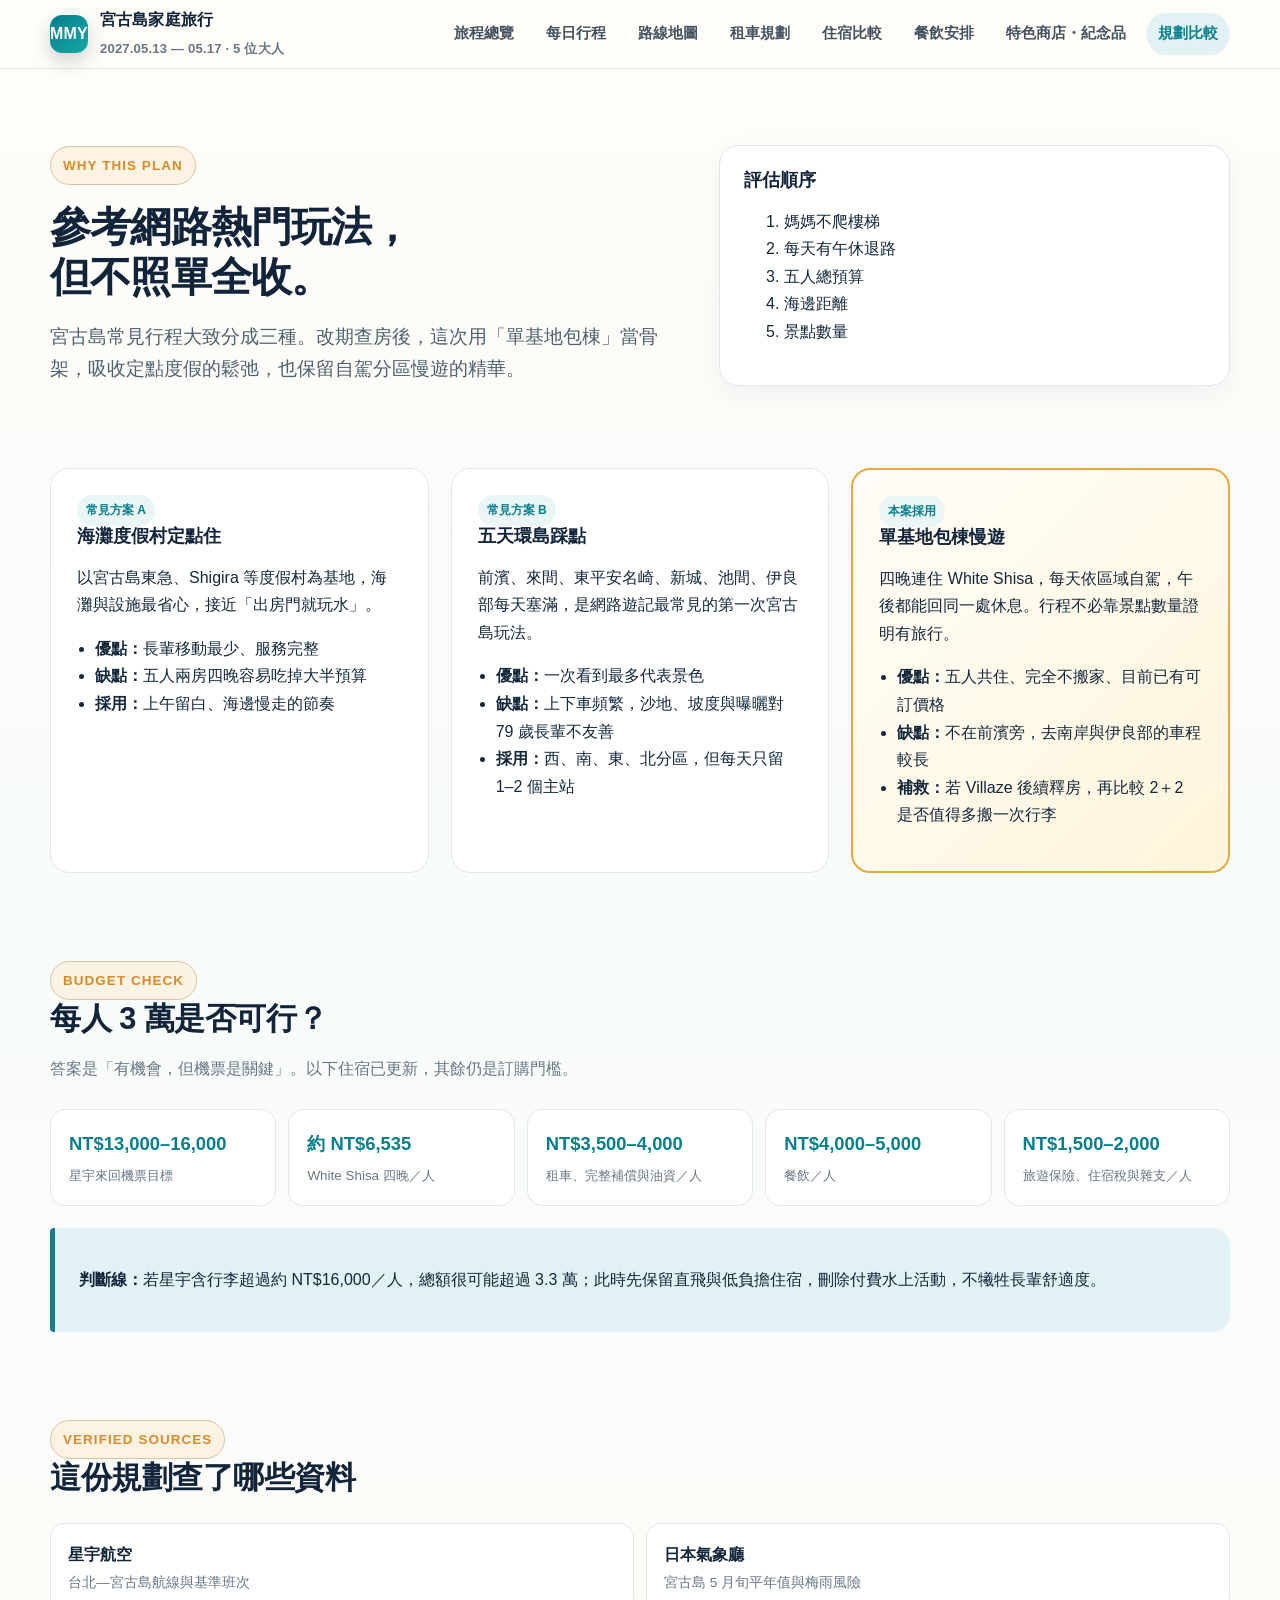
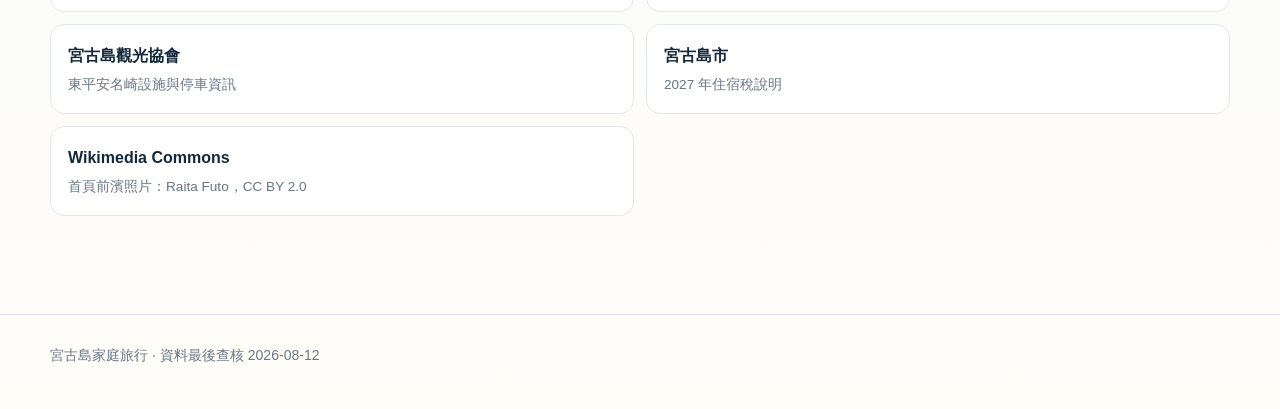
<file: docs/site/research.html>
<!doctype html>
<html lang="zh-Hant">
<head><meta charset="utf-8"><meta name="viewport" content="width=device-width, initial-scale=1"><title>規劃比較｜宮古島家庭旅行</title><link rel="stylesheet" href="assets/styles.css"><link rel="stylesheet" href="assets/travel.css"></head>
<body>
  <header class="topbar"><div class="shell topbar-inner"><a class="brand" href="index.html"><span class="brand-mark">MMY</span><span>宮古島家庭旅行<br><span class="brand-sub">2027.05.13 — 05.17 · 5 位大人</span></span></a><nav class="nav" aria-label="網站導航"><a href="index.html">旅程總覽</a><a href="roadmap.html">每日行程</a><a href="maps.html">路線地圖</a><a href="rental.html">租車規劃</a><a href="stay.html">住宿比較</a><a href="food.html">餐飲安排</a><a href="souvenirs.html">特色商店・紀念品</a><a href="research.html" aria-current="page">規劃比較</a></nav></div></header>
  <main>
    <section class="shell hero document-hero"><div><span class="eyebrow">WHY THIS PLAN</span><h1>參考網路熱門玩法，<br>但不照單全收。</h1><p class="lead">宮古島常見行程大致分成三種。改期查房後，這次用「單基地包棟」當骨架，吸收定點度假的鬆弛，也保留自駕分區慢遊的精華。</p></div><div class="card"><h3>評估順序</h3><ol><li>媽媽不爬樓梯</li><li>每天有午休退路</li><li>五人總預算</li><li>海邊距離</li><li>景點數量</li></ol></div></section>
    <section class="shell section"><div class="compare-grid">
      <article class="compare-card"><span class="stay-rank">常見方案 A</span><h3>海灘度假村定點住</h3><p>以宮古島東急、Shigira 等度假村為基地，海灘與設施最省心，接近「出房門就玩水」。</p><ul><li><strong>優點：</strong>長輩移動最少、服務完整</li><li><strong>缺點：</strong>五人兩房四晚容易吃掉大半預算</li><li><strong>採用：</strong>上午留白、海邊慢走的節奏</li></ul></article>
      <article class="compare-card"><span class="stay-rank">常見方案 B</span><h3>五天環島踩點</h3><p>前濱、來間、東平安名崎、新城、池間、伊良部每天塞滿，是網路遊記最常見的第一次宮古島玩法。</p><ul><li><strong>優點：</strong>一次看到最多代表景色</li><li><strong>缺點：</strong>上下車頻繁，沙地、坡度與曝曬對 79 歲長輩不友善</li><li><strong>採用：</strong>西、南、東、北分區，但每天只留 1–2 個主站</li></ul></article>
      <article class="compare-card featured"><span class="stay-rank">本案採用</span><h3>單基地包棟慢遊</h3><p>四晚連住 White Shisa，每天依區域自駕，午後都能回同一處休息。行程不必靠景點數量證明有旅行。</p><ul><li><strong>優點：</strong>五人共住、完全不搬家、目前已有可訂價格</li><li><strong>缺點：</strong>不在前濱旁，去南岸與伊良部的車程較長</li><li><strong>補救：</strong>若 Villaze 後續釋房，再比較 2＋2 是否值得多搬一次行李</li></ul></article>
    </div></section>
    <section class="shell section"><div class="section-header"><span class="eyebrow">BUDGET CHECK</span><h2>每人 3 萬是否可行？</h2><p>答案是「有機會，但機票是關鍵」。以下住宿已更新，其餘仍是訂購門檻。</p></div><div class="budget-grid"><article><strong>NT$13,000–16,000</strong><span>星宇來回機票目標</span></article><article><strong>約 NT$6,535</strong><span>White Shisa 四晚／人</span></article><article><strong>NT$3,500–4,000</strong><span>租車、完整補償與油資／人</span></article><article><strong>NT$4,000–5,000</strong><span>餐飲／人</span></article><article><strong>NT$1,500–2,000</strong><span>旅遊保險、住宿稅與雜支／人</span></article></div><div class="callout"><p><strong>判斷線：</strong>若星宇含行李超過約 NT$16,000／人，總額很可能超過 3.3 萬；此時先保留直飛與低負擔住宿，刪除付費水上活動，不犧牲長輩舒適度。</p></div></section>
    <section class="shell section"><div class="section-header"><span class="eyebrow">VERIFIED SOURCES</span><h2>這份規劃查了哪些資料</h2></div><div class="source-list">
      <a target="_blank" rel="noreferrer" href="https://latestnews.starlux-airlines.com/zh-TW/about-us/travel-advisories/advisories/latest-news/fly_to_SHI"><strong>星宇航空</strong><span>台北—宮古島航線與基準班次</span></a>
      <a target="_blank" rel="noreferrer" href="https://www.data.jma.go.jp/stats/etrn/view/nml_sfc_10d.php?block_no=47927&prec_no=91"><strong>日本氣象廳</strong><span>宮古島 5 月旬平年值與梅雨風險</span></a>
      <a target="_blank" rel="noreferrer" href="https://miyako-island.net/beach_and_spot/beach_spot_019/"><strong>宮古島觀光協會</strong><span>東平安名崎設施與停車資訊</span></a>
      <a target="_blank" rel="noreferrer" href="https://www.city.miyakojima.lg.jp/soshiki/shityo/kankosyoukou/kankou/oshirase/files/01setsumei.pdf"><strong>宮古島市</strong><span>2027 年住宿稅說明</span></a>
      <a target="_blank" rel="noreferrer" href="https://commons.wikimedia.org/wiki/File:Miyako%27s_best_beach_(51924567535).jpg"><strong>Wikimedia Commons</strong><span>首頁前濱照片：Raita Futo，CC BY 2.0</span></a>
    </div></section>
  </main><footer class="footer"><div class="shell">宮古島家庭旅行 · 資料最後查核 2026-08-12</div></footer>
</body></html>
</file>
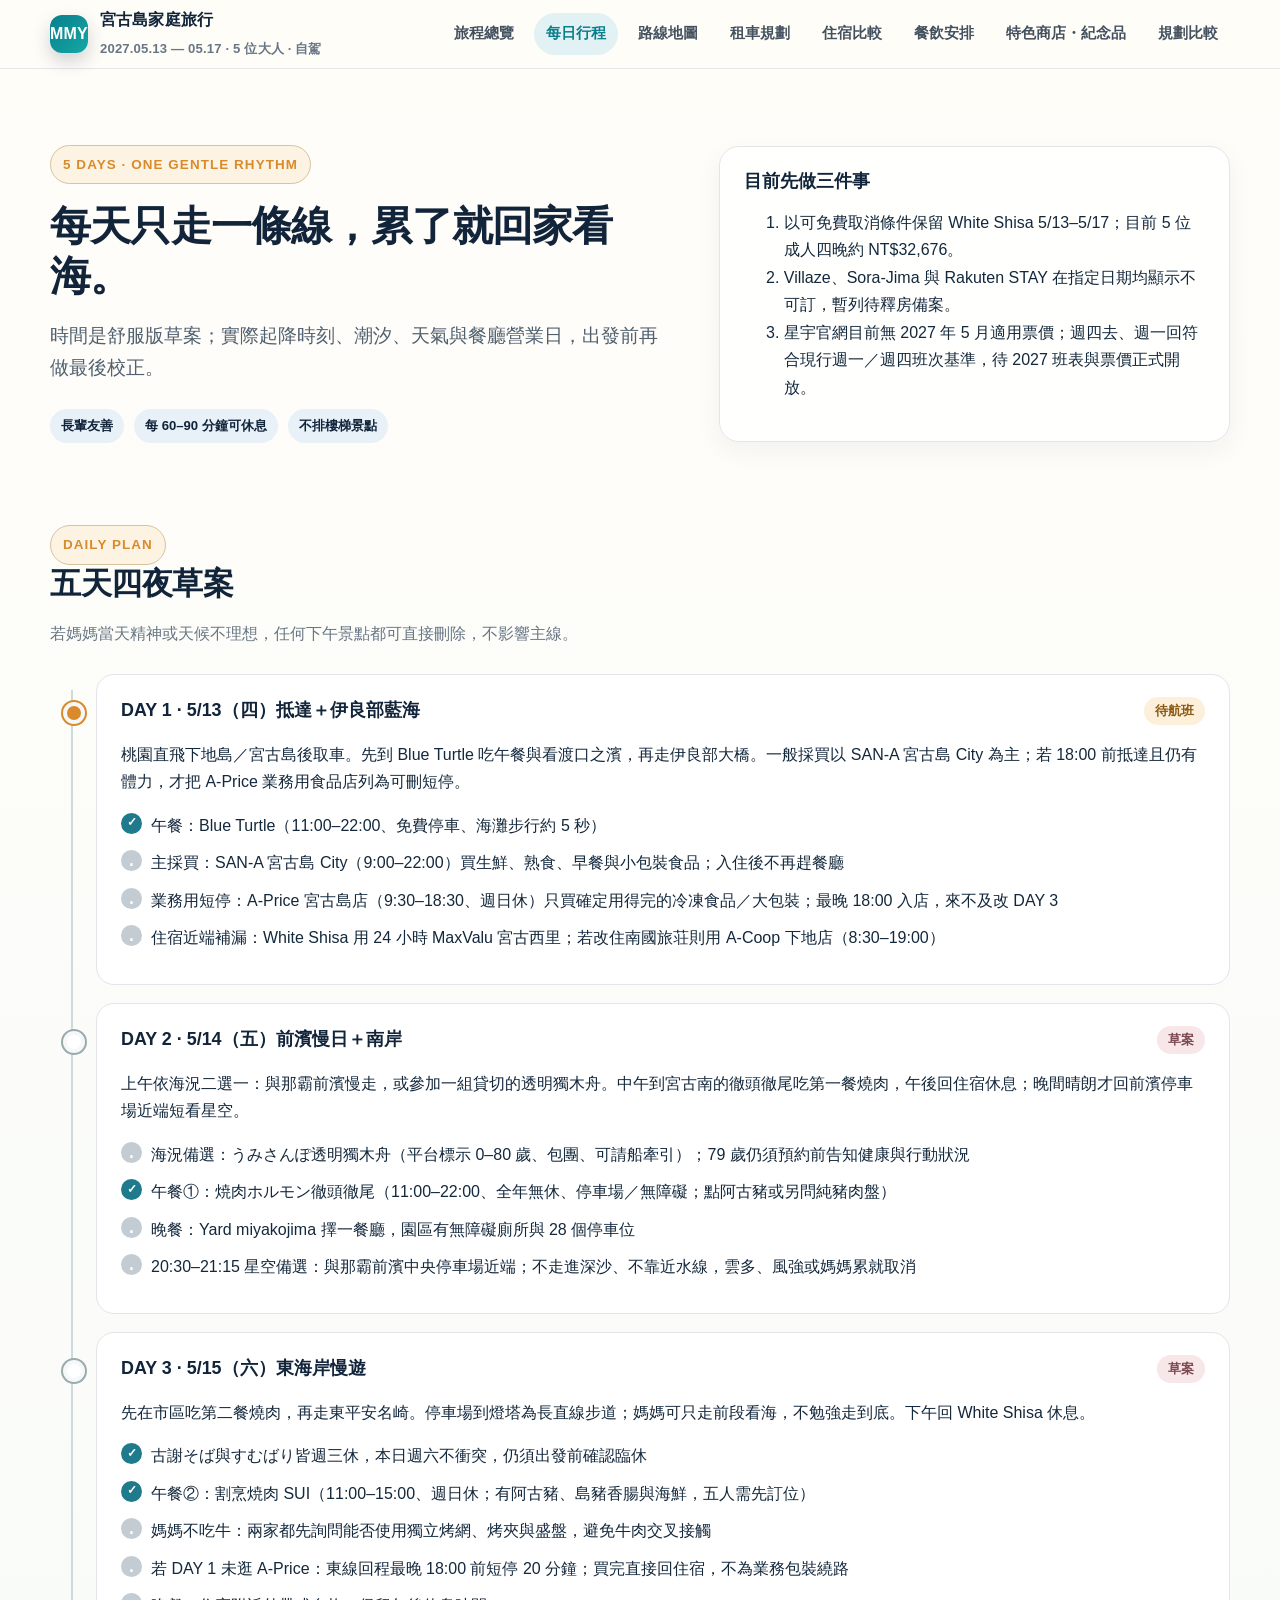
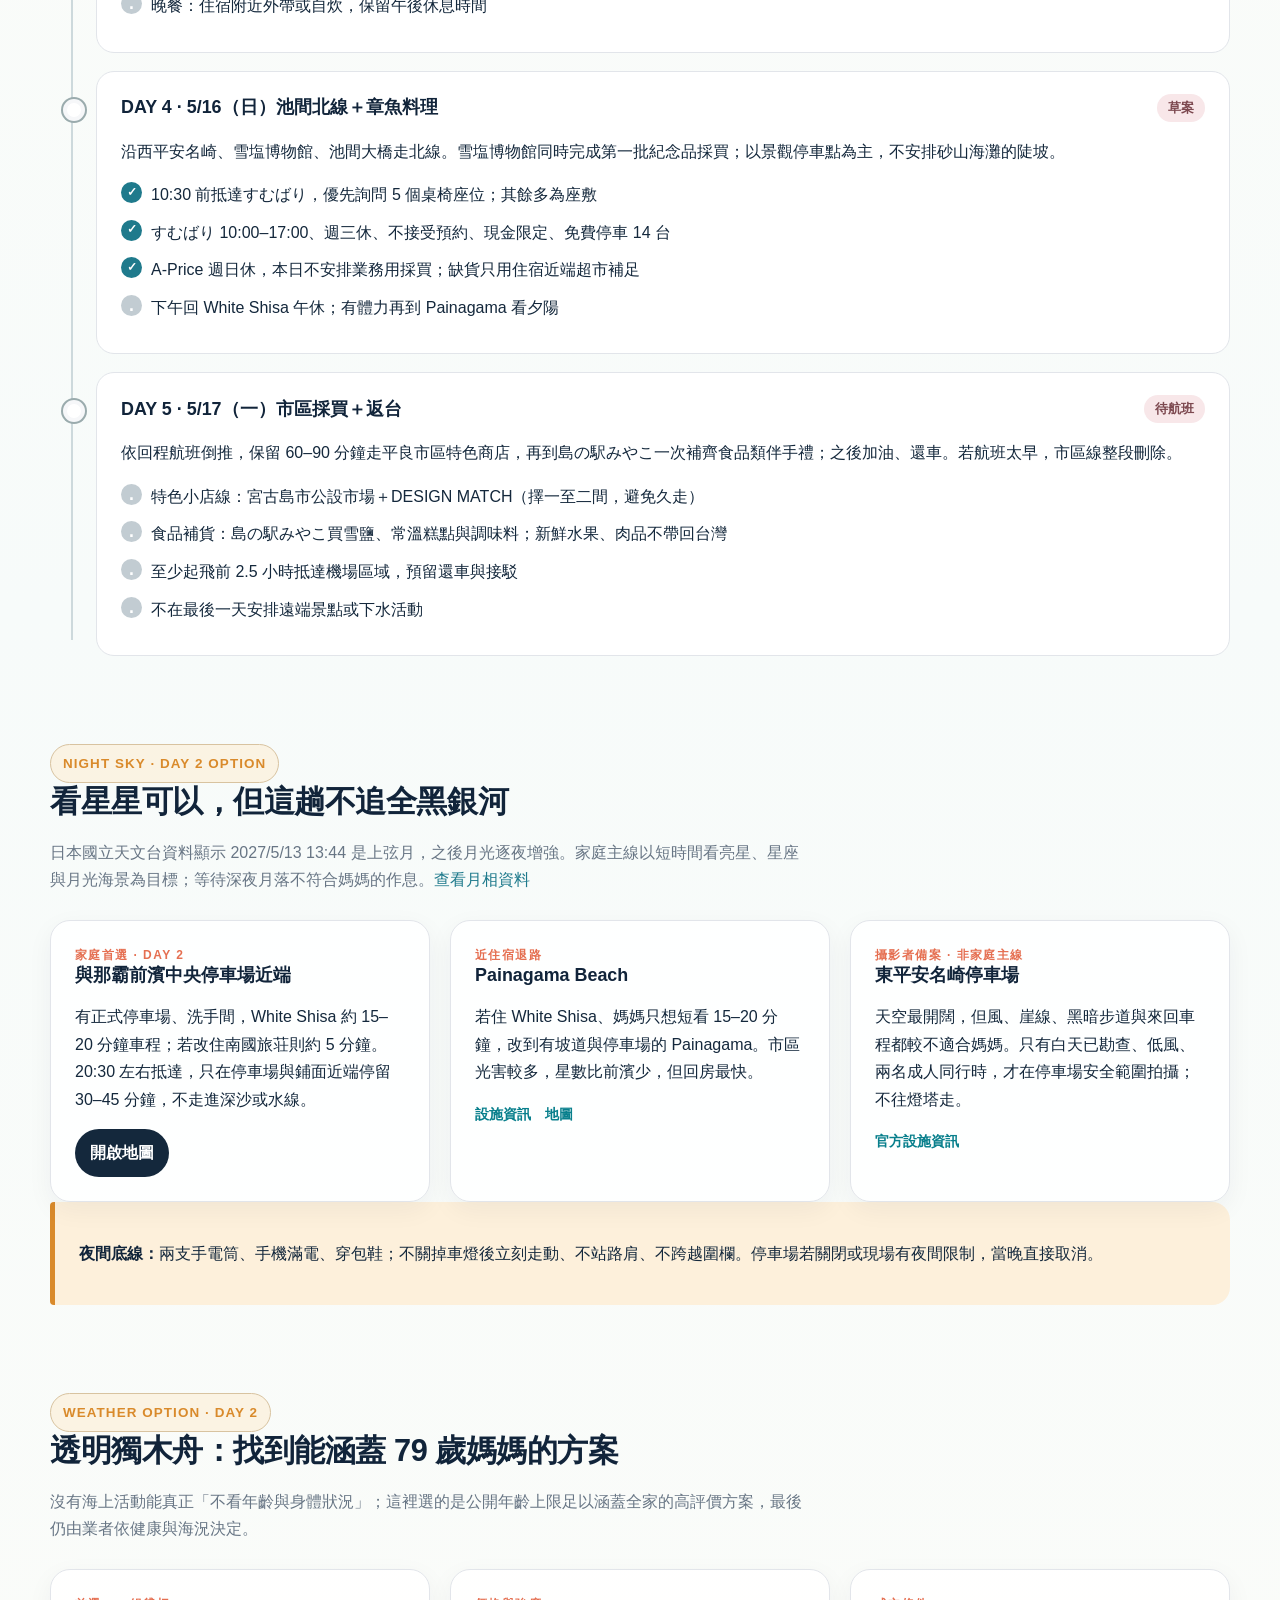
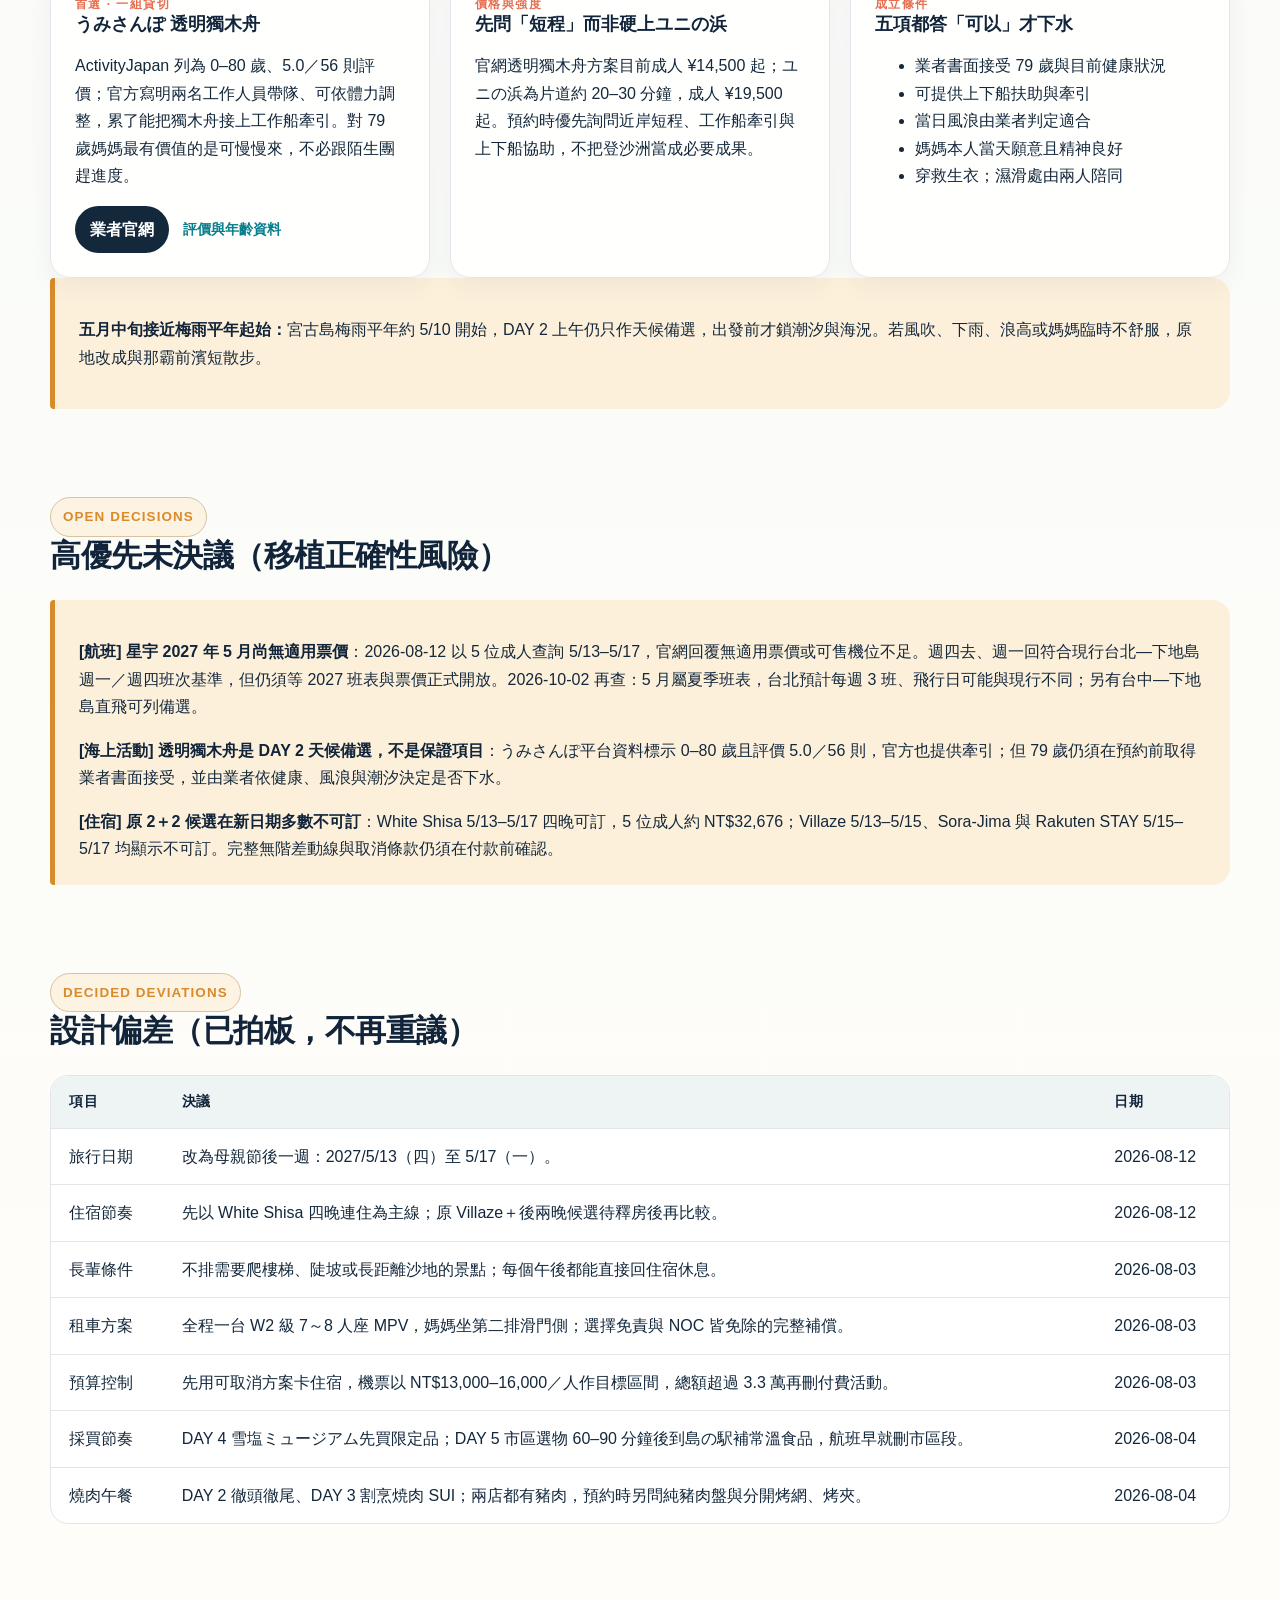
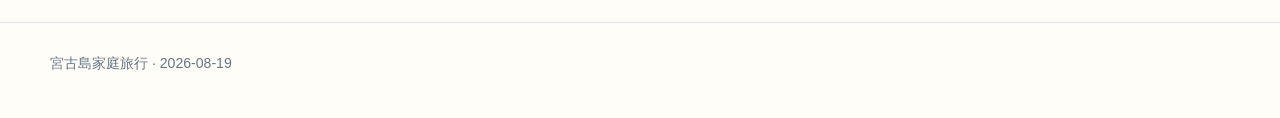
<file: docs/site/roadmap.html>
<!doctype html>
<html lang="zh-Hant">
<head>
  <meta charset="utf-8">
  <meta name="viewport" content="width=device-width, initial-scale=1">
  <title>進度路線圖｜宮古島家庭旅行</title>
  <link rel="stylesheet" href="assets/styles.css"><link rel="stylesheet" href="assets/travel.css">
</head>
<body>
  <header class="topbar">
    <div class="shell topbar-inner">
      <a class="brand" href="index.html"><span class="brand-mark">MMY</span><span>宮古島家庭旅行<br><span class="brand-sub">2027.05.13 — 05.17 · 5 位大人 · 自駕</span></span></a>
      <nav class="nav" aria-label="文件導航">
        <a href="index.html">旅程總覽</a>
        <a href="roadmap.html" aria-current="page">每日行程</a>
        <a href="maps.html">路線地圖</a>
        <a href="rental.html">租車規劃</a>
        <a href="stay.html">住宿比較</a>
        <a href="food.html">餐飲安排</a>
        <a href="souvenirs.html">特色商店・紀念品</a>
        <a href="research.html">規劃比較</a>
      </nav>
    </div>
  </header>

  <main>
    <section class="shell hero document-hero">
      <div>
        <span class="eyebrow">5 DAYS · ONE GENTLE RHYTHM</span>
        <h1>每天只走一條線，累了就回家看海。</h1>
        <p class="lead">時間是舒服版草案；實際起降時刻、潮汐、天氣與餐廳營業日，出發前再做最後校正。</p>
        <div class="status-row">
          <span class="pill current">長輩友善</span>
          <span class="pill">每 60–90 分鐘可休息</span>
          <span class="pill">不排樓梯景點</span>
        </div>
      </div>
      <div class="card">
        <h3>目前先做三件事</h3>
        <ol><li>以可免費取消條件保留 White Shisa 5/13–5/17；目前 5 位成人四晚約 NT$32,676。</li><li>Villaze、Sora-Jima 與 Rakuten STAY 在指定日期均顯示不可訂，暫列待釋房備案。</li><li>星宇官網目前無 2027 年 5 月適用票價；週四去、週一回符合現行週一／週四班次基準，待 2027 班表與票價正式開放。</li></ol>
      </div>
    </section>

    <section class="shell section">
      <div class="section-header"><span class="eyebrow">DAILY PLAN</span><h2>五天四夜草案</h2><p>若媽媽當天精神或天候不理想，任何下午景點都可直接刪除，不影響主線。</p></div>
      <div class="timeline">
        <article class="timeline-item is-current">
          <h3><span>DAY 1 · 5/13（四）抵達＋伊良部藍海</span><span class="status current">待航班</span></h3>
          <p>桃園直飛下地島／宮古島後取車。先到 Blue Turtle 吃午餐與看渡口之濱，再走伊良部大橋。一般採買以 SAN-A 宮古島 City 為主；若 18:00 前抵達且仍有體力，才把 A-Price 業務用食品店列為可刪短停。</p>
          <ul class="checklist">
            <li>午餐：Blue Turtle（11:00–22:00、免費停車、海灘步行約 5 秒）</li>
            <li class="todo">主採買：SAN-A 宮古島 City（9:00–22:00）買生鮮、熟食、早餐與小包裝食品；入住後不再趕餐廳</li>
            <li class="todo">業務用短停：A-Price 宮古島店（9:30–18:30、週日休）只買確定用得完的冷凍食品／大包裝；最晚 18:00 入店，來不及改 DAY 3</li>
            <li class="todo">住宿近端補漏：White Shisa 用 24 小時 MaxValu 宮古西里；若改住南國旅荘則用 A-Coop 下地店（8:30–19:00）</li>
          </ul>
        </article>
        <article class="timeline-item future">
          <h3><span>DAY 2 · 5/14（五）前濱慢日＋南岸</span><span class="status pending">草案</span></h3>
          <p>上午依海況二選一：與那霸前濱慢走，或參加一組貸切的透明獨木舟。中午到宮古南的徹頭徹尾吃第一餐燒肉，午後回住宿休息；晚間晴朗才回前濱停車場近端短看星空。</p>
          <ul class="checklist">
            <li class="todo">海況備選：うみさんぽ透明獨木舟（平台標示 0–80 歲、包團、可請船牽引）；79 歲仍須預約前告知健康與行動狀況</li>
            <li>午餐①：焼肉ホルモン徹頭徹尾（11:00–22:00、全年無休、停車場／無障礙；點阿古豬或另問純豬肉盤）</li>
            <li class="todo">晚餐：Yard miyakojima 擇一餐廳，園區有無障礙廁所與 28 個停車位</li>
            <li class="todo">20:30–21:15 星空備選：與那霸前濱中央停車場近端；不走進深沙、不靠近水線，雲多、風強或媽媽累就取消</li>
          </ul>
        </article>
        <article class="timeline-item future">
          <h3><span>DAY 3 · 5/15（六）東海岸慢遊</span><span class="status pending">草案</span></h3>
          <p>先在市區吃第二餐燒肉，再走東平安名崎。停車場到燈塔為長直線步道；媽媽可只走前段看海，不勉強走到底。下午回 White Shisa 休息。</p>
          <ul class="checklist">
            <li>古謝そば與すむばり皆週三休，本日週六不衝突，仍須出發前確認臨休</li>
            <li>午餐②：割烹焼肉 SUI（11:00–15:00、週日休；有阿古豬、島豬香腸與海鮮，五人需先訂位）</li>
            <li class="todo">媽媽不吃牛：兩家都先詢問能否使用獨立烤網、烤夾與盛盤，避免牛肉交叉接觸</li>
            <li class="todo">若 DAY 1 未逛 A-Price：東線回程最晚 18:00 前短停 20 分鐘；買完直接回住宿，不為業務包裝繞路</li>
            <li class="todo">晚餐：住宿附近外帶或自炊，保留午後休息時間</li>
          </ul>
        </article>
        <article class="timeline-item future">
          <h3><span>DAY 4 · 5/16（日）池間北線＋章魚料理</span><span class="status pending">草案</span></h3>
          <p>沿西平安名崎、雪塩博物館、池間大橋走北線。雪塩博物館同時完成第一批紀念品採買；以景觀停車點為主，不安排砂山海灘的陡坡。</p>
          <ul class="checklist">
            <li>10:30 前抵達すむばり，優先詢問 5 個桌椅座位；其餘多為座敷</li>
            <li>すむばり 10:00–17:00、週三休、不接受預約、現金限定、免費停車 14 台</li>
            <li>A-Price 週日休，本日不安排業務用採買；缺貨只用住宿近端超市補足</li>
            <li class="todo">下午回 White Shisa 午休；有體力再到 Painagama 看夕陽</li>
          </ul>
        </article>
        <article class="timeline-item future">
          <h3><span>DAY 5 · 5/17（一）市區採買＋返台</span><span class="status pending">待航班</span></h3>
          <p>依回程航班倒推，保留 60–90 分鐘走平良市區特色商店，再到島の駅みやこ一次補齊食品類伴手禮；之後加油、還車。若航班太早，市區線整段刪除。</p>
          <ul class="checklist">
            <li class="todo">特色小店線：宮古島市公設市場＋DESIGN MATCH（擇一至二間，避免久走）</li>
            <li class="todo">食品補貨：島の駅みやこ買雪鹽、常溫糕點與調味料；新鮮水果、肉品不帶回台灣</li>
            <li class="todo">至少起飛前 2.5 小時抵達機場區域，預留還車與接駁</li>
            <li class="todo">不在最後一天安排遠端景點或下水活動</li>
          </ul>
        </article>
      </div>
    </section>
    <section class="shell section">
      <div class="section-header"><span class="eyebrow">NIGHT SKY · DAY 2 OPTION</span><h2>看星星可以，但這趟不追全黑銀河</h2><p>日本國立天文台資料顯示 2027/5/13 13:44 是上弦月，之後月光逐夜增強。家庭主線以短時間看亮星、星座與月光海景為目標；等待深夜月落不符合媽媽的作息。<a target="_blank" rel="noreferrer" href="https://eco.mtk.nao.ac.jp/koyomi/yoko/2027/rekiyou273.html.en">查看月相資料</a></p></div>
      <div class="grid grid-3">
        <article class="card"><div class="day-kicker">家庭首選 · DAY 2</div><h3>與那霸前濱中央停車場近端</h3><p>有正式停車場、洗手間，White Shisa 約 15–20 分鐘車程；若改住南國旅荘則約 5 分鐘。20:30 左右抵達，只在停車場與鋪面近端停留 30–45 分鐘，不走進深沙或水線。</p><div class="map-actions"><a class="map-button" target="_blank" rel="noreferrer" href="https://www.google.com/maps/search/?api=1&query=Yonaha+Maehama+Beach+Central+Parking">開啟地圖</a></div></article>
        <article class="card"><div class="day-kicker">近住宿退路</div><h3>Painagama Beach</h3><p>若住 White Shisa、媽媽只想短看 15–20 分鐘，改到有坡道與停車場的 Painagama。市區光害較多，星數比前濱少，但回房最快。</p><div class="map-actions"><a target="_blank" rel="noreferrer" href="https://www.uminote.okinawa/beaches/miyakojima/painagama">設施資訊</a><a target="_blank" rel="noreferrer" href="https://www.google.com/maps/search/?api=1&query=Painagama+Beach">地圖</a></div></article>
        <article class="card"><div class="day-kicker">攝影者備案 · 非家庭主線</div><h3>東平安名崎停車場</h3><p>天空最開闊，但風、崖線、黑暗步道與來回車程都較不適合媽媽。只有白天已勘查、低風、兩名成人同行時，才在停車場安全範圍拍攝；不往燈塔走。</p><div class="map-actions"><a target="_blank" rel="noreferrer" href="https://miyako-island.net/beach_and_spot/beach_spot_019/">官方設施資訊</a></div></article>
      </div>
      <div class="callout warning"><p><strong>夜間底線：</strong>兩支手電筒、手機滿電、穿包鞋；不關掉車燈後立刻走動、不站路肩、不跨越圍欄。停車場若關閉或現場有夜間限制，當晚直接取消。</p></div>
    </section>
    <section class="shell section">
      <div class="section-header"><span class="eyebrow">WEATHER OPTION · DAY 2</span><h2>透明獨木舟：找到能涵蓋 79 歲媽媽的方案</h2><p>沒有海上活動能真正「不看年齡與身體狀況」；這裡選的是公開年齡上限足以涵蓋全家的高評價方案，最後仍由業者依健康與海況決定。</p></div>
      <div class="grid grid-3">
        <article class="card"><div class="day-kicker">首選 · 一組貸切</div><h3>うみさんぽ 透明獨木舟</h3><p>ActivityJapan 列為 0–80 歲、5.0／56 則評價；官方寫明兩名工作人員帶隊、可依體力調整，累了能把獨木舟接上工作船牽引。對 79 歲媽媽最有價值的是可慢慢來，不必跟陌生團趕進度。</p><div class="map-actions"><a class="map-button" target="_blank" rel="noreferrer" href="https://umisanpo.com/">業者官網</a><a target="_blank" rel="noreferrer" href="https://activityjapan.com/search/clear-kayak/okinawa/472140/">評價與年齡資料</a></div></article>
        <article class="card"><div class="day-kicker">價格與強度</div><h3>先問「短程」而非硬上ユニの浜</h3><p>官網透明獨木舟方案目前成人 ¥14,500 起；ユニの浜為片道約 20–30 分鐘，成人 ¥19,500 起。預約時優先詢問近岸短程、工作船牽引與上下船協助，不把登沙洲當成必要成果。</p></article>
        <article class="card"><div class="day-kicker">成立條件</div><h3>五項都答「可以」才下水</h3><ul><li>業者書面接受 79 歲與目前健康狀況</li><li>可提供上下船扶助與牽引</li><li>當日風浪由業者判定適合</li><li>媽媽本人當天願意且精神良好</li><li>穿救生衣；濕滑處由兩人陪同</li></ul></article>
      </div>
      <div class="callout warning"><p><strong>五月中旬接近梅雨平年起始：</strong>宮古島梅雨平年約 5/10 開始，DAY 2 上午仍只作天候備選，出發前才鎖潮汐與海況。若風吹、下雨、浪高或媽媽臨時不舒服，原地改成與那霸前濱短散步。</p></div>
    </section>
    <section class="shell section">
      <div class="section-header"><span class="eyebrow">Open decisions</span><h2>高優先未決議（移植正確性風險）</h2></div>
      <div class="callout warning">
        <p><strong>[航班] 星宇 2027 年 5 月尚無適用票價</strong>：2026-08-12 以 5 位成人查詢 5/13–5/17，官網回覆無適用票價或可售機位不足。週四去、週一回符合現行台北—下地島週一／週四班次基準，但仍須等 2027 班表與票價正式開放。2026-10-02 再查：5 月屬夏季班表，台北預計每週 3 班、飛行日可能與現行不同；另有台中—下地島直飛可列備選。</p>
        <p><strong>[海上活動] 透明獨木舟是 DAY 2 天候備選，不是保證項目</strong>：うみさんぽ平台資料標示 0–80 歲且評價 5.0／56 則，官方也提供牽引；但 79 歲仍須在預約前取得業者書面接受，並由業者依健康、風浪與潮汐決定是否下水。</p>
        <p style="margin-bottom:0"><strong>[住宿] 原 2＋2 候選在新日期多數不可訂</strong>：White Shisa 5/13–5/17 四晚可訂，5 位成人約 NT$32,676；Villaze 5/13–5/15、Sora-Jima 與 Rakuten STAY 5/15–5/17 均顯示不可訂。完整無階差動線與取消條款仍須在付款前確認。</p>
      </div>
    </section>
    <section class="shell section">
      <div class="section-header"><span class="eyebrow">Decided deviations</span><h2>設計偏差（已拍板，不再重議）</h2></div>
      <div class="table-wrap">
        <table>
          <thead><tr><th>項目</th><th>決議</th><th>日期</th></tr></thead>
          <tbody>
            <tr><td>旅行日期</td><td>改為母親節後一週：2027/5/13（四）至 5/17（一）。</td><td>2026-08-12</td></tr>
            <tr><td>住宿節奏</td><td>先以 White Shisa 四晚連住為主線；原 Villaze＋後兩晚候選待釋房後再比較。</td><td>2026-08-12</td></tr>
            <tr><td>長輩條件</td><td>不排需要爬樓梯、陡坡或長距離沙地的景點；每個午後都能直接回住宿休息。</td><td>2026-08-03</td></tr>
            <tr><td>租車方案</td><td>全程一台 W2 級 7～8 人座 MPV，媽媽坐第二排滑門側；選擇免責與 NOC 皆免除的完整補償。</td><td>2026-08-03</td></tr>
            <tr><td>預算控制</td><td>先用可取消方案卡住宿，機票以 NT$13,000–16,000／人作目標區間，總額超過 3.3 萬再刪付費活動。</td><td>2026-08-03</td></tr>
            <tr><td>採買節奏</td><td>DAY 4 雪塩ミュージアム先買限定品；DAY 5 市區選物 60–90 分鐘後到島の駅補常溫食品，航班早就刪市區段。</td><td>2026-08-04</td></tr>
            <tr><td>燒肉午餐</td><td>DAY 2 徹頭徹尾、DAY 3 割烹焼肉 SUI；兩店都有豬肉，預約時另問純豬肉盤與分開烤網、烤夾。</td><td>2026-08-04</td></tr>
          </tbody>
        </table>
      </div>
    </section>
  </main>

  <footer class="footer"><div class="shell">宮古島家庭旅行 · 2026-08-19</div></footer>
</body>
</html>
</file>
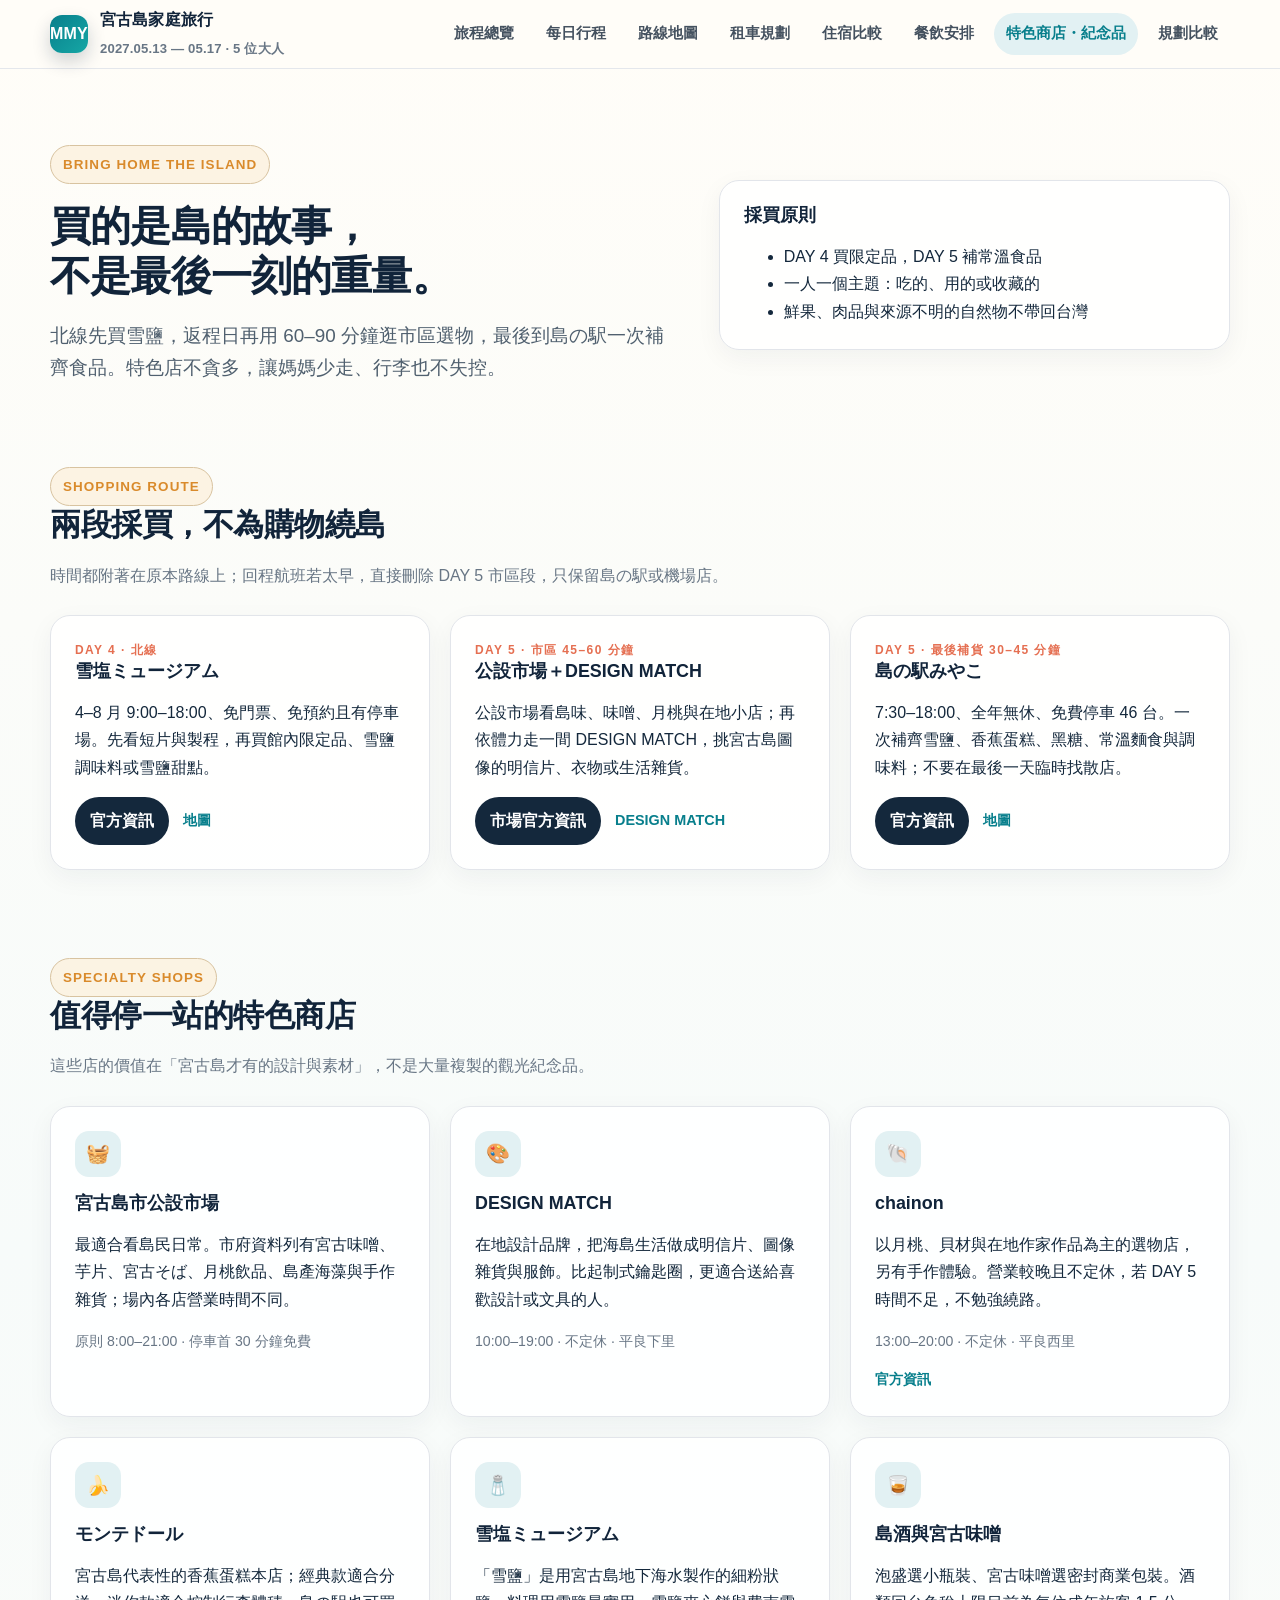
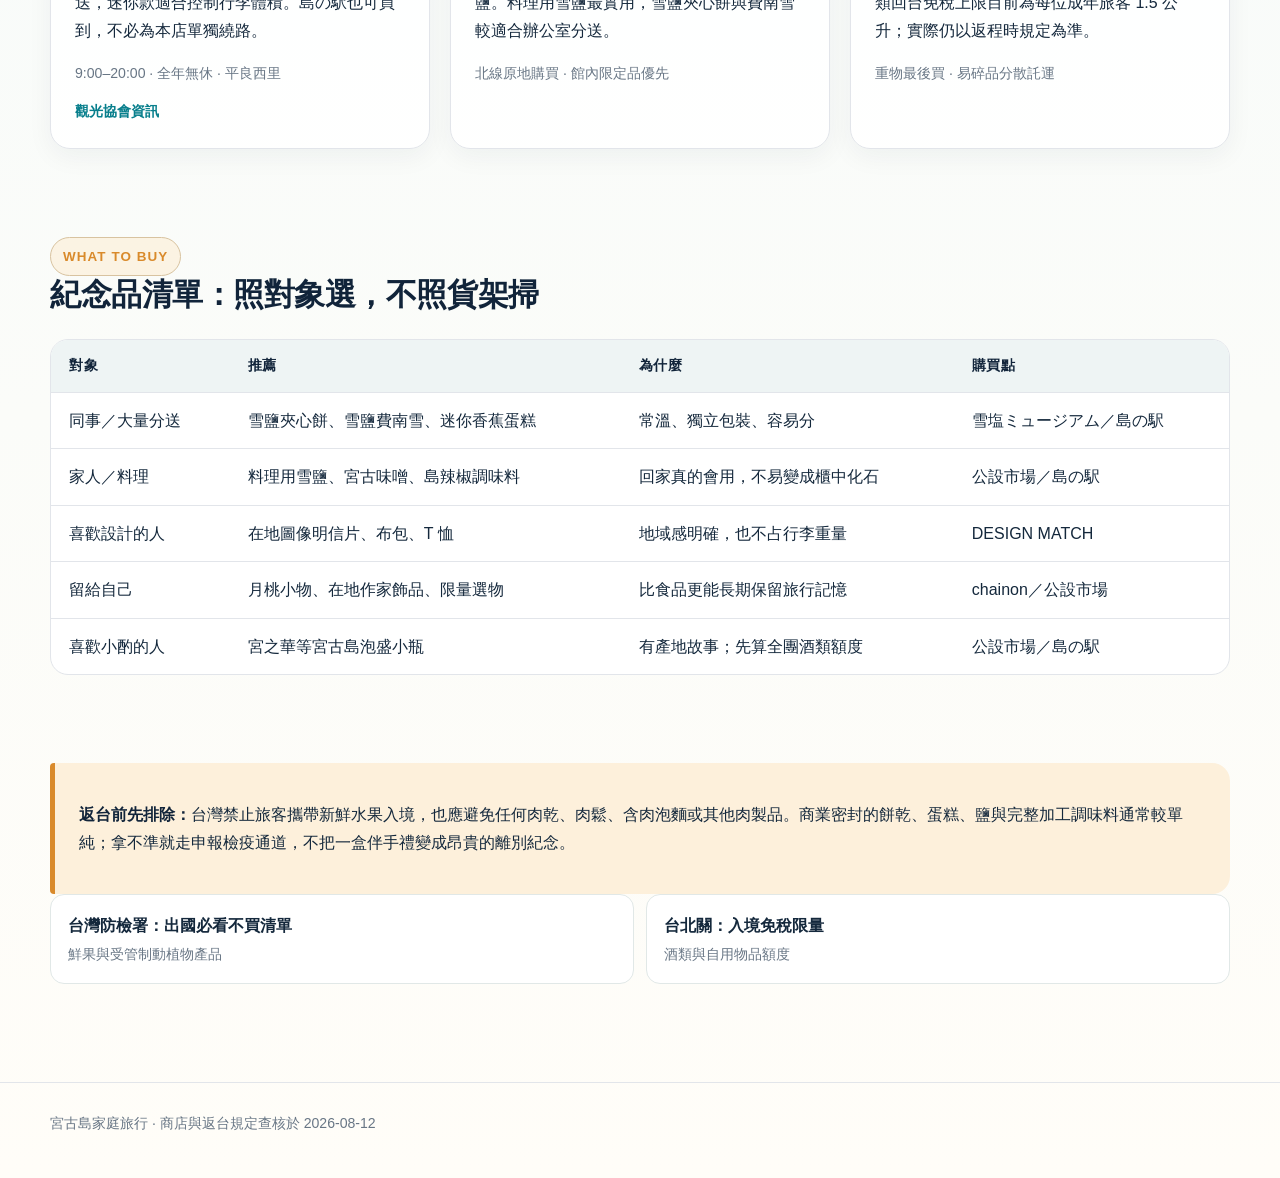
<file: docs/site/souvenirs.html>
<!doctype html>
<html lang="zh-Hant">
<head><meta charset="utf-8"><meta name="viewport" content="width=device-width, initial-scale=1"><title>特色商店與紀念品｜宮古島家庭旅行</title><link rel="stylesheet" href="assets/styles.css"><link rel="stylesheet" href="assets/travel.css"></head>
<body>
  <header class="topbar"><div class="shell topbar-inner"><a class="brand" href="index.html"><span class="brand-mark">MMY</span><span>宮古島家庭旅行<br><span class="brand-sub">2027.05.13 — 05.17 · 5 位大人</span></span></a><nav class="nav" aria-label="網站導航"><a href="index.html">旅程總覽</a><a href="roadmap.html">每日行程</a><a href="maps.html">路線地圖</a><a href="rental.html">租車規劃</a><a href="stay.html">住宿比較</a><a href="food.html">餐飲安排</a><a href="souvenirs.html" aria-current="page">特色商店・紀念品</a><a href="research.html">規劃比較</a></nav></div></header>
  <main>
    <section class="shell hero document-hero"><div><span class="eyebrow">BRING HOME THE ISLAND</span><h1>買的是島的故事，<br>不是最後一刻的重量。</h1><p class="lead">北線先買雪鹽，返程日再用 60–90 分鐘逛市區選物，最後到島の駅一次補齊食品。特色店不貪多，讓媽媽少走、行李也不失控。</p></div><div class="card"><h3>採買原則</h3><ul><li>DAY 4 買限定品，DAY 5 補常溫食品</li><li>一人一個主題：吃的、用的或收藏的</li><li>鮮果、肉品與來源不明的自然物不帶回台灣</li></ul></div></section>

    <section class="shell section">
      <div class="section-header"><span class="eyebrow">SHOPPING ROUTE</span><h2>兩段採買，不為購物繞島</h2><p>時間都附著在原本路線上；回程航班若太早，直接刪除 DAY 5 市區段，只保留島の駅或機場店。</p></div>
      <div class="grid grid-3">
        <article class="card"><div class="day-kicker">DAY 4 · 北線</div><h3>雪塩ミュージアム</h3><p>4–8 月 9:00–18:00、免門票、免預約且有停車場。先看短片與製程，再買館內限定品、雪鹽調味料或雪鹽甜點。</p><div class="map-actions"><a class="map-button" target="_blank" rel="noreferrer" href="https://museum.yukishio.com/museum-introduction/">官方資訊</a><a target="_blank" rel="noreferrer" href="https://www.google.com/maps/search/?api=1&query=Yukishio+Museum+Miyakojima">地圖</a></div></article>
        <article class="card"><div class="day-kicker">DAY 5 · 市區 45–60 分鐘</div><h3>公設市場＋DESIGN MATCH</h3><p>公設市場看島味、味噌、月桃與在地小店；再依體力走一間 DESIGN MATCH，挑宮古島圖像的明信片、衣物或生活雜貨。</p><div class="map-actions"><a class="map-button" target="_blank" rel="noreferrer" href="https://www.city.miyakojima.lg.jp/soshiki/shityo/kankosyoukou/kankou/publicmarket.html">市場官方資訊</a><a target="_blank" rel="noreferrer" href="https://miyako-guide.net/spots/design-matchi/">DESIGN MATCH</a></div></article>
        <article class="card"><div class="day-kicker">DAY 5 · 最後補貨 30–45 分鐘</div><h3>島の駅みやこ</h3><p>7:30–18:00、全年無休、免費停車 46 台。一次補齊雪鹽、香蕉蛋糕、黑糖、常溫麵食與調味料；不要在最後一天臨時找散店。</p><div class="map-actions"><a class="map-button" target="_blank" rel="noreferrer" href="https://shimanoeki-miyako.com/access/">官方資訊</a><a target="_blank" rel="noreferrer" href="https://www.google.com/maps/search/?api=1&query=Shima+no+Eki+Miyako">地圖</a></div></article>
      </div>
    </section>

    <section class="shell section">
      <div class="section-header"><span class="eyebrow">SPECIALTY SHOPS</span><h2>值得停一站的特色商店</h2><p>這些店的價值在「宮古島才有的設計與素材」，不是大量複製的觀光紀念品。</p></div>
      <div class="grid grid-3">
        <article class="card"><div class="icon">🧺</div><h3>宮古島市公設市場</h3><p>最適合看島民日常。市府資料列有宮古味噌、芋片、宮古そば、月桃飲品、島產海藻與手作雜貨；場內各店營業時間不同。</p><p class="food-meta">原則 8:00–21:00 · 停車首 30 分鐘免費</p></article>
        <article class="card"><div class="icon">🎨</div><h3>DESIGN MATCH</h3><p>在地設計品牌，把海島生活做成明信片、圖像雜貨與服飾。比起制式鑰匙圈，更適合送給喜歡設計或文具的人。</p><p class="food-meta">10:00–19:00 · 不定休 · 平良下里</p></article>
        <article class="card"><div class="icon">🐚</div><h3>chainon</h3><p>以月桃、貝材與在地作家作品為主的選物店，另有手作體驗。營業較晚且不定休，若 DAY 5 時間不足，不勉強繞路。</p><p class="food-meta">13:00–20:00 · 不定休 · 平良西里</p><div class="map-actions"><a target="_blank" rel="noreferrer" href="https://www.chainon-miyako.com/company">官方資訊</a></div></article>
        <article class="card"><div class="icon">🍌</div><h3>モンテドール</h3><p>宮古島代表性的香蕉蛋糕本店；經典款適合分送，迷你款適合控制行李體積。島の駅也可買到，不必為本店單獨繞路。</p><p class="food-meta">9:00–20:00 · 全年無休 · 平良西里</p><div class="map-actions"><a target="_blank" rel="noreferrer" href="https://miyako-guide.net/spots/spots-452/">觀光協會資訊</a></div></article>
        <article class="card"><div class="icon">🧂</div><h3>雪塩ミュージアム</h3><p>「雪鹽」是用宮古島地下海水製作的細粉狀鹽。料理用雪鹽最實用，雪鹽夾心餅與費南雪較適合辦公室分送。</p><p class="food-meta">北線原地購買 · 館內限定品優先</p></article>
        <article class="card"><div class="icon">🥃</div><h3>島酒與宮古味噌</h3><p>泡盛選小瓶裝、宮古味噌選密封商業包裝。酒類回台免稅上限目前為每位成年旅客 1.5 公升；實際仍以返程時規定為準。</p><p class="food-meta">重物最後買 · 易碎品分散託運</p></article>
      </div>
    </section>

    <section class="shell section">
      <div class="section-header"><span class="eyebrow">WHAT TO BUY</span><h2>紀念品清單：照對象選，不照貨架掃</h2></div>
      <div class="table-wrap"><table><thead><tr><th>對象</th><th>推薦</th><th>為什麼</th><th>購買點</th></tr></thead><tbody>
        <tr><td>同事／大量分送</td><td>雪鹽夾心餅、雪鹽費南雪、迷你香蕉蛋糕</td><td>常溫、獨立包裝、容易分</td><td>雪塩ミュージアム／島の駅</td></tr>
        <tr><td>家人／料理</td><td>料理用雪鹽、宮古味噌、島辣椒調味料</td><td>回家真的會用，不易變成櫃中化石</td><td>公設市場／島の駅</td></tr>
        <tr><td>喜歡設計的人</td><td>在地圖像明信片、布包、T 恤</td><td>地域感明確，也不占行李重量</td><td>DESIGN MATCH</td></tr>
        <tr><td>留給自己</td><td>月桃小物、在地作家飾品、限量選物</td><td>比食品更能長期保留旅行記憶</td><td>chainon／公設市場</td></tr>
        <tr><td>喜歡小酌的人</td><td>宮之華等宮古島泡盛小瓶</td><td>有產地故事；先算全團酒類額度</td><td>公設市場／島の駅</td></tr>
      </tbody></table></div>
    </section>

    <section class="shell section">
      <div class="callout warning"><p><strong>返台前先排除：</strong>台灣禁止旅客攜帶新鮮水果入境，也應避免任何肉乾、肉鬆、含肉泡麵或其他肉製品。商業密封的餅乾、蛋糕、鹽與完整加工調味料通常較單純；拿不準就走申報檢疫通道，不把一盒伴手禮變成昂貴的離別紀念。</p></div>
      <div class="source-list"><a target="_blank" rel="noreferrer" href="https://www.aphia.gov.tw/ws.php?id=4502"><strong>台灣防檢署：出國必看不買清單</strong><span>鮮果與受管制動植物產品</span></a><a target="_blank" rel="noreferrer" href="https://web.customs.gov.tw/etaipei/singlehtml/1367?cntId=c169690278c641edb4c70868eccbb6f6"><strong>台北關：入境免稅限量</strong><span>酒類與自用物品額度</span></a></div>
    </section>
  </main>
  <footer class="footer"><div class="shell">宮古島家庭旅行 · 商店與返台規定查核於 2026-08-12</div></footer>
</body>
</html>
</file>
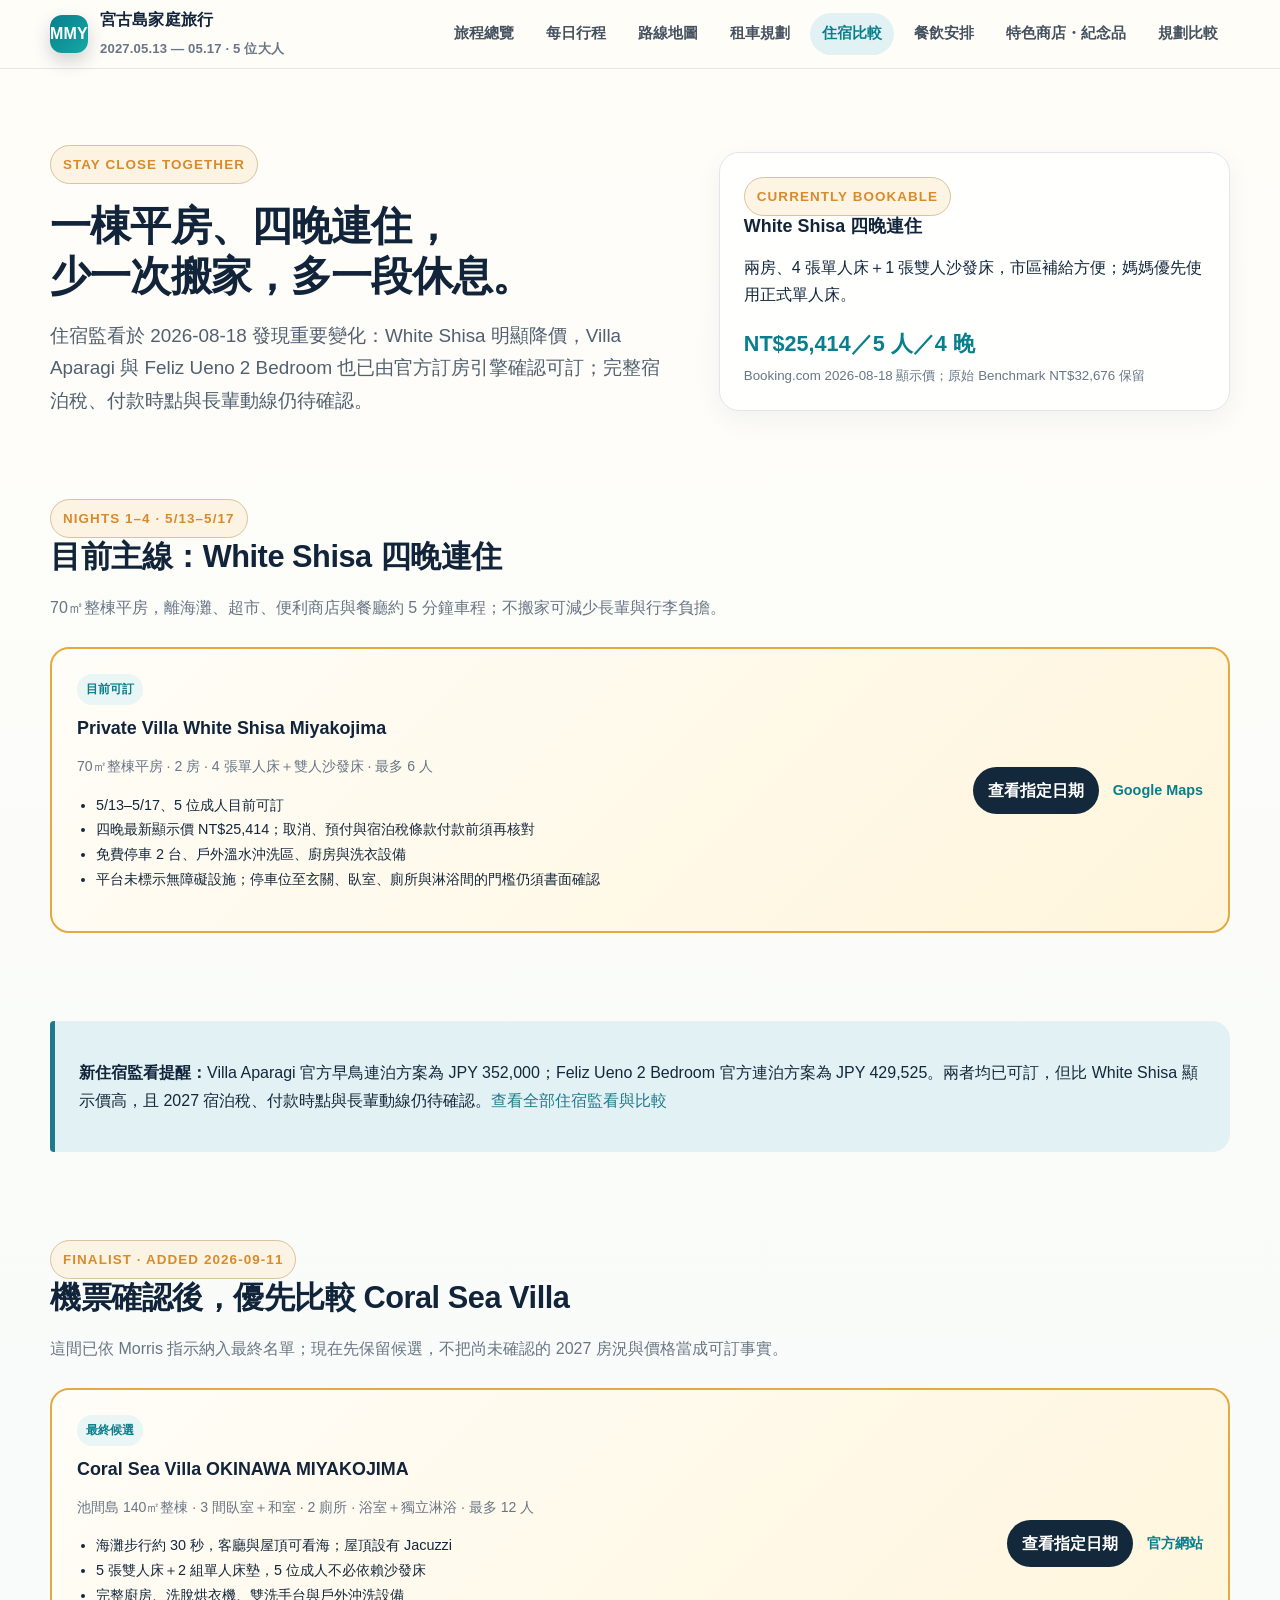
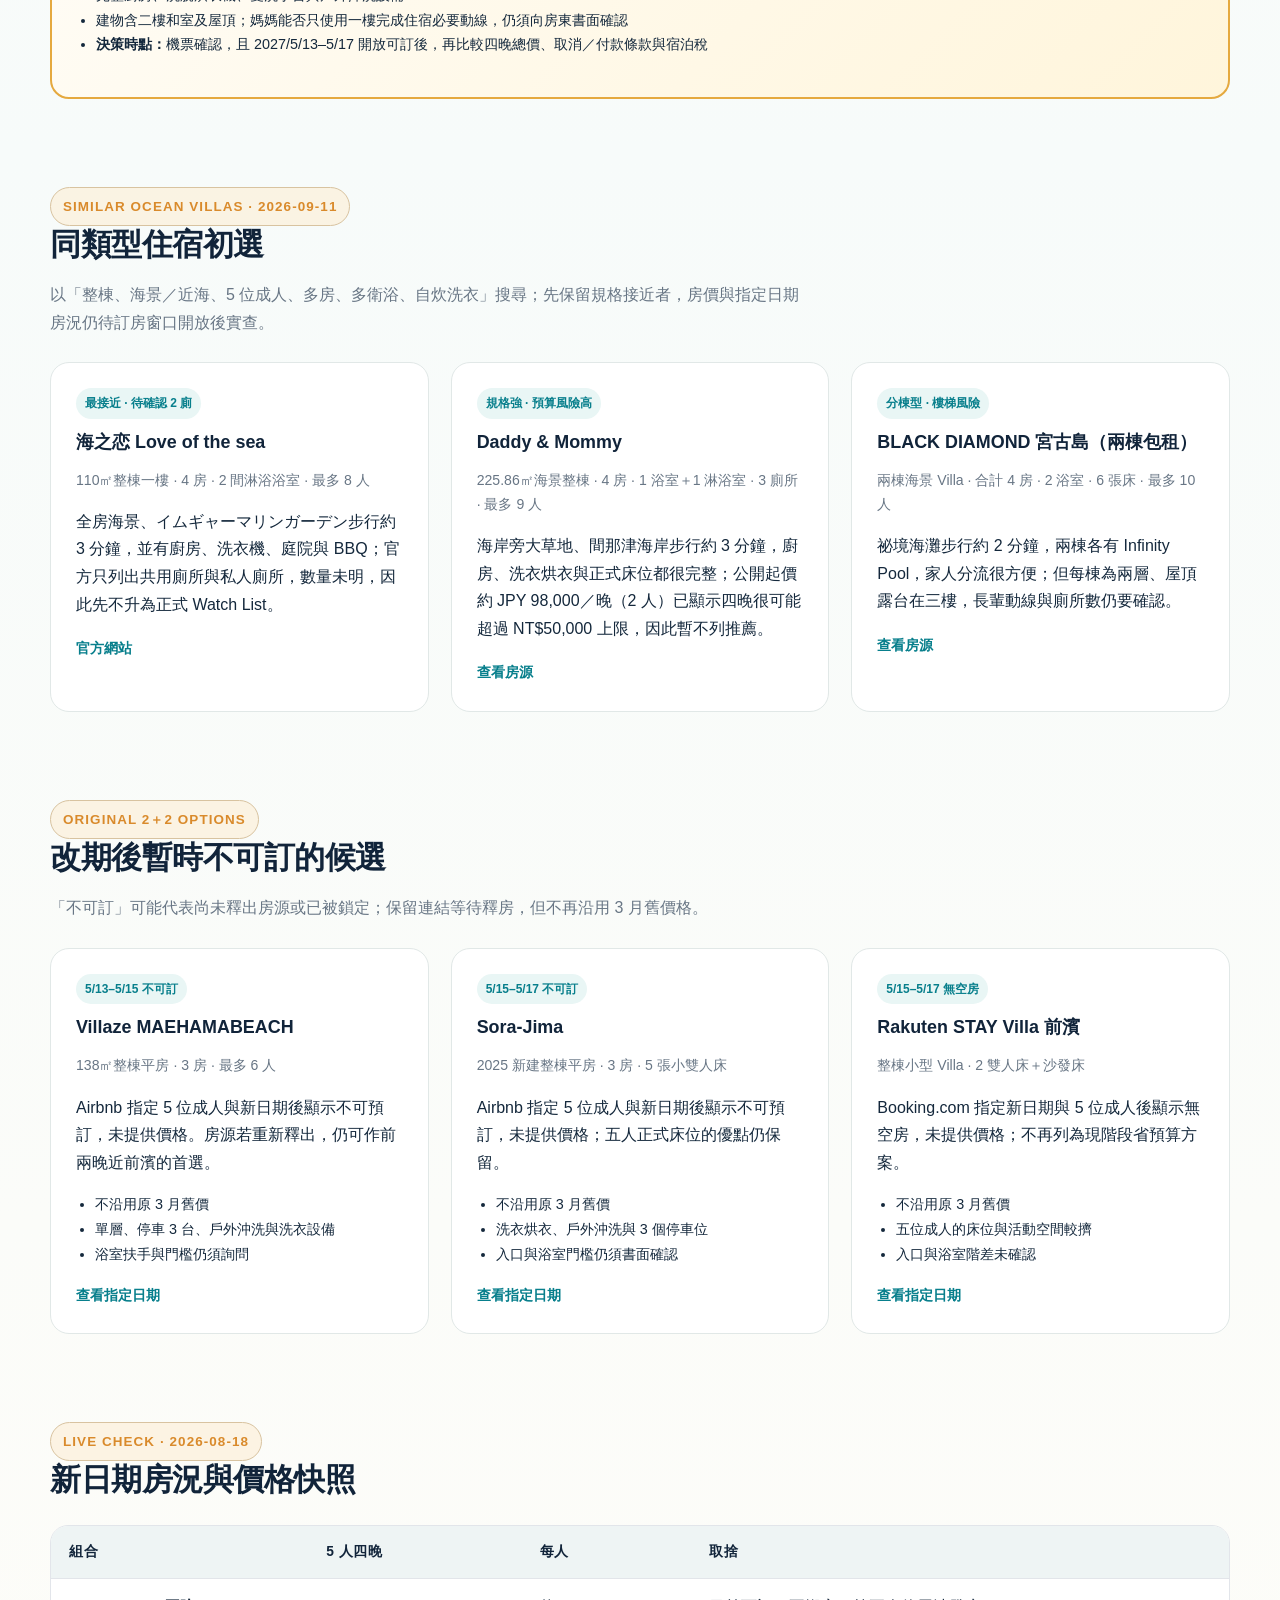
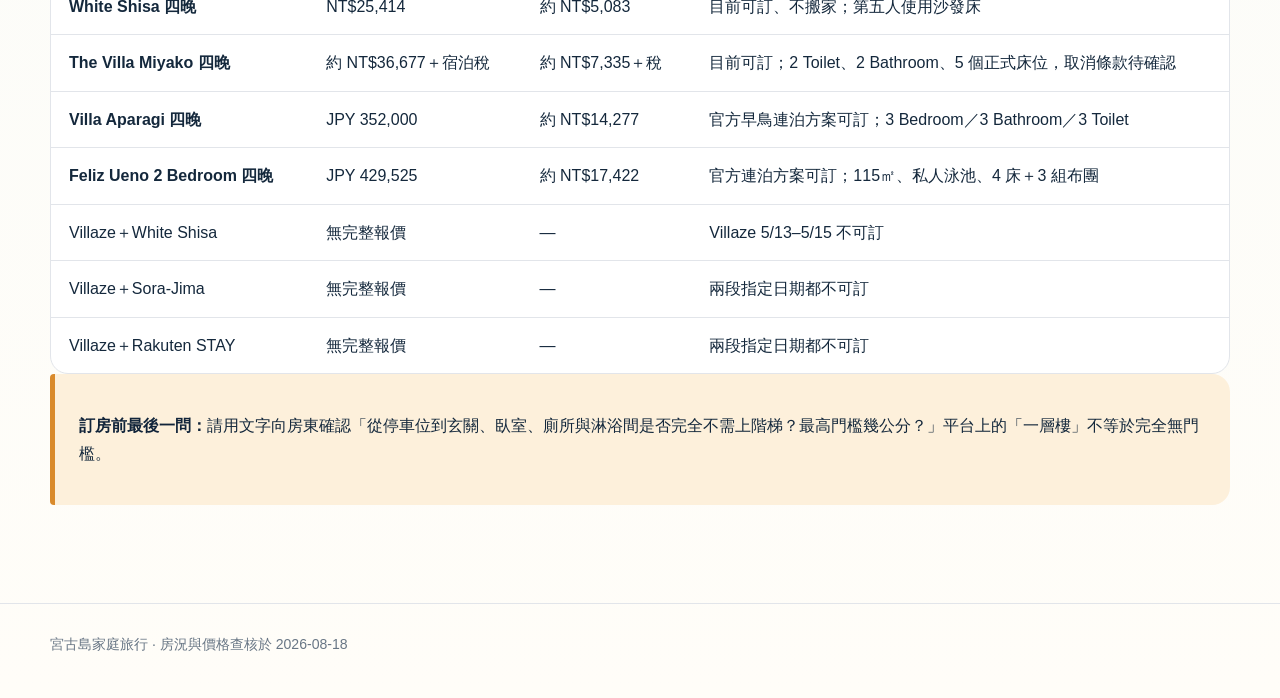
<file: docs/site/stay.html>
<!doctype html>
<html lang="zh-Hant">
<head>
  <meta charset="utf-8"><meta name="viewport" content="width=device-width, initial-scale=1">
  <title>住宿比較｜宮古島家庭旅行</title>
  <link rel="stylesheet" href="assets/styles.css"><link rel="stylesheet" href="assets/travel.css">
</head>
<body>
  <header class="topbar"><div class="shell topbar-inner">
    <a class="brand" href="index.html"><span class="brand-mark">MMY</span><span>宮古島家庭旅行<br><span class="brand-sub">2027.05.13 — 05.17 · 5 位大人</span></span></a>
    <nav class="nav" aria-label="網站導航"><a href="index.html">旅程總覽</a><a href="roadmap.html">每日行程</a><a href="maps.html">路線地圖</a><a href="rental.html">租車規劃</a><a href="stay.html" aria-current="page">住宿比較</a><a href="food.html">餐飲安排</a><a href="souvenirs.html">特色商店・紀念品</a><a href="research.html">規劃比較</a></nav>
  </div></header>
  <main>
    <section class="shell hero document-hero">
      <div><span class="eyebrow">STAY CLOSE TOGETHER</span><h1>一棟平房、四晚連住，<br>少一次搬家，多一段休息。</h1><p class="lead">住宿監看於 2026-08-18 發現重要變化：White Shisa 明顯降價，Villa Aparagi 與 Feliz Ueno 2 Bedroom 也已由官方訂房引擎確認可訂；完整宿泊稅、付款時點與長輩動線仍待確認。</p></div>
      <div class="card stay-highlight"><span class="eyebrow">CURRENTLY BOOKABLE</span><h3>White Shisa 四晚連住</h3><p>兩房、4 張單人床＋1 張雙人沙發床，市區補給方便；媽媽優先使用正式單人床。</p><strong class="price-big">NT$25,414／5 人／4 晚</strong><small>Booking.com 2026-08-18 顯示價；原始 Benchmark NT$32,676 保留</small></div>
    </section>

    <section class="shell section"><div class="section-header"><span class="eyebrow">NIGHTS 1–4 · 5/13–5/17</span><h2>目前主線：White Shisa 四晚連住</h2><p>70㎡整棟平房，離海灘、超市、便利商店與餐廳約 5 分鐘車程；不搬家可減少長輩與行李負擔。</p></div>
      <article class="stay-wide featured">
        <div><span class="stay-rank">目前可訂</span><h3>Private Villa White Shisa Miyakojima</h3><p class="stay-type">70㎡整棟平房 · 2 房 · 4 張單人床＋雙人沙發床 · 最多 6 人</p><ul><li>5/13–5/17、5 位成人目前可訂</li><li>四晚最新顯示價 NT$25,414；取消、預付與宿泊稅條款付款前須再核對</li><li>免費停車 2 台、戶外溫水沖洗區、廚房與洗衣設備</li><li>平台未標示無障礙設施；停車位至玄關、臥室、廁所與淋浴間的門檻仍須書面確認</li></ul></div>
        <div class="stay-actions"><a class="map-button" target="_blank" rel="noreferrer" href="https://www.booking.com/hotel/jp/gong-gu-dao-white-shisa-howaitosisa.html?checkin=2027-05-13&checkout=2027-05-17&no_rooms=1&group_adults=5&selected_currency=TWD">查看指定日期</a><a target="_blank" rel="noreferrer" href="https://www.google.com/maps/search/?api=1&query=Private+Villa+White+Shisa+Miyakojima">Google Maps</a></div>
      </article>
    </section>

    <section class="shell section"><div class="callout"><p><strong>新住宿監看提醒：</strong>Villa Aparagi 官方早鳥連泊方案為 JPY 352,000；Feliz Ueno 2 Bedroom 官方連泊方案為 JPY 429,525。兩者均已可訂，但比 White Shisa 顯示價高，且 2027 宿泊稅、付款時點與長輩動線仍待確認。<a href="accommodation-watch.html">查看全部住宿監看與比較</a></p></div></section>

    <section class="shell section"><div class="section-header"><span class="eyebrow">FINALIST · ADDED 2026-09-11</span><h2>機票確認後，優先比較 Coral Sea Villa</h2><p>這間已依 Morris 指示納入最終名單；現在先保留候選，不把尚未確認的 2027 房況與價格當成可訂事實。</p></div>
      <article class="stay-wide featured">
        <div><span class="stay-rank">最終候選</span><h3>Coral Sea Villa OKINAWA MIYAKOJIMA</h3><p class="stay-type">池間島 140㎡整棟 · 3 間臥室＋和室 · 2 廁所 · 浴室＋獨立淋浴 · 最多 12 人</p><ul><li>海灘步行約 30 秒，客廳與屋頂可看海；屋頂設有 Jacuzzi</li><li>5 張雙人床＋2 組單人床墊，5 位成人不必依賴沙發床</li><li>完整廚房、洗脫烘衣機、雙洗手台與戶外沖洗設備</li><li>建物含二樓和室及屋頂；媽媽能否只使用一樓完成住宿必要動線，仍須向房東書面確認</li><li><strong>決策時點：</strong>機票確認，且 2027/5/13–5/17 開放可訂後，再比較四晚總價、取消／付款條款與宿泊稅</li></ul></div>
        <div class="stay-actions"><a class="map-button" target="_blank" rel="noreferrer" href="https://www.booking.com/hotel/jp/coral-sea-villa-okinawa-miyakojima.html?checkin=2027-05-13&amp;checkout=2027-05-17&amp;no_rooms=1&amp;group_adults=5&amp;group_children=0&amp;selected_currency=TWD">查看指定日期</a><a target="_blank" rel="noreferrer" href="https://www.coralseavilla.com/">官方網站</a></div>
      </article>
    </section>

    <section class="shell section"><div class="section-header"><span class="eyebrow">SIMILAR OCEAN VILLAS · 2026-09-11</span><h2>同類型住宿初選</h2><p>以「整棟、海景／近海、5 位成人、多房、多衛浴、自炊洗衣」搜尋；先保留規格接近者，房價與指定日期房況仍待訂房窗口開放後實查。</p></div>
      <div class="stay-grid">
        <article class="stay-card"><span class="stay-rank">最接近 · 待確認 2 廁</span><h3>海之恋 Love of the sea</h3><p class="stay-type">110㎡整棟一樓 · 4 房 · 2 間淋浴浴室 · 最多 8 人</p><p>全房海景、イムギャーマリンガーデン步行約 3 分鐘，並有廚房、洗衣機、庭院與 BBQ；官方只列出共用廁所與私人廁所，數量未明，因此先不升為正式 Watch List。</p><a target="_blank" rel="noreferrer" href="https://uminokoi.com/">官方網站</a></article>
        <article class="stay-card"><span class="stay-rank">規格強 · 預算風險高</span><h3>Daddy &amp; Mommy</h3><p class="stay-type">225.86㎡海景整棟 · 4 房 · 1 浴室＋1 淋浴室 · 3 廁所 · 最多 9 人</p><p>海岸旁大草地、間那津海岸步行約 3 分鐘，廚房、洗衣烘衣與正式床位都很完整；公開起價約 JPY 98,000／晚（2 人）已顯示四晚很可能超過 NT$50,000 上限，因此暫不列推薦。</p><a target="_blank" rel="noreferrer" href="https://travel.yahoo.co.jp/00052609/">查看房源</a></article>
        <article class="stay-card"><span class="stay-rank">分棟型 · 樓梯風險</span><h3>BLACK DIAMOND 宮古島（兩棟包租）</h3><p class="stay-type">兩棟海景 Villa · 合計 4 房 · 2 浴室 · 6 張床 · 最多 10 人</p><p>祕境海灘步行約 2 分鐘，兩棟各有 Infinity Pool，家人分流很方便；但每棟為兩層、屋頂露台在三樓，長輩動線與廁所數仍要確認。</p><a target="_blank" rel="noreferrer" href="https://www.airbnb.com/rooms/1581727983728639506">查看房源</a></article>
      </div>
    </section>

    <section class="shell section"><div class="section-header"><span class="eyebrow">ORIGINAL 2＋2 OPTIONS</span><h2>改期後暫時不可訂的候選</h2><p>「不可訂」可能代表尚未釋出房源或已被鎖定；保留連結等待釋房，但不再沿用 3 月舊價格。</p></div>
      <div class="stay-grid">
        <article class="stay-card"><span class="stay-rank">5/13–5/15 不可訂</span><h3>Villaze MAEHAMABEACH</h3><p class="stay-type">138㎡整棟平房 · 3 房 · 最多 6 人</p><p>Airbnb 指定 5 位成人與新日期後顯示不可預訂，未提供價格。房源若重新釋出，仍可作前兩晚近前濱的首選。</p><ul><li>不沿用原 3 月舊價</li><li>單層、停車 3 台、戶外沖洗與洗衣設備</li><li>浴室扶手與門檻仍須詢問</li></ul><a target="_blank" rel="noreferrer" href="https://www.airbnb.jp/rooms/1577357040275445948?check_in=2027-05-13&check_out=2027-05-15&guests=5&adults=5">查看指定日期</a></article>
        <article class="stay-card"><span class="stay-rank">5/15–5/17 不可訂</span><h3>Sora-Jima</h3><p class="stay-type">2025 新建整棟平房 · 3 房 · 5 張小雙人床</p><p>Airbnb 指定 5 位成人與新日期後顯示不可預訂，未提供價格；五人正式床位的優點仍保留。</p><ul><li>不沿用原 3 月舊價</li><li>洗衣烘衣、戶外沖洗與 3 個停車位</li><li>入口與浴室門檻仍須書面確認</li></ul><a target="_blank" rel="noreferrer" href="https://www.airbnb.com.hk/rooms/1655407987997738371?check_in=2027-05-15&check_out=2027-05-17&guests=5&adults=5">查看指定日期</a></article>
        <article class="stay-card"><span class="stay-rank">5/15–5/17 無空房</span><h3>Rakuten STAY Villa 前濱</h3><p class="stay-type">整棟小型 Villa · 2 雙人床＋沙發床</p><p>Booking.com 指定新日期與 5 位成人後顯示無空房，未提供價格；不再列為現階段省預算方案。</p><ul><li>不沿用原 3 月舊價</li><li>五位成人的床位與活動空間較擠</li><li>入口與浴室階差未確認</li></ul><a target="_blank" rel="noreferrer" href="https://www.booking.com/hotel/jp/rakuten-stay-villa-gong-gu-dao-qian-bang-biti.html?checkin=2027-05-15&checkout=2027-05-17&no_rooms=1&group_adults=5&selected_currency=TWD">查看指定日期</a></article>
      </div>
    </section>

    <section class="shell section"><div class="section-header"><span class="eyebrow">LIVE CHECK · 2026-08-18</span><h2>新日期房況與價格快照</h2></div>
      <div class="table-wrap"><table><thead><tr><th>組合</th><th>5 人四晚</th><th>每人</th><th>取捨</th></tr></thead><tbody>
        <tr><td><strong>White Shisa 四晚</strong></td><td>NT$25,414</td><td>約 NT$5,083</td><td>目前可訂、不搬家；第五人使用沙發床</td></tr>
        <tr><td><strong>The Villa Miyako 四晚</strong></td><td>約 NT$36,677＋宿泊稅</td><td>約 NT$7,335＋稅</td><td>目前可訂；2 Toilet、2 Bathroom、5 個正式床位，取消條款待確認</td></tr>
        <tr><td><strong>Villa Aparagi 四晚</strong></td><td>JPY 352,000</td><td>約 NT$14,277</td><td>官方早鳥連泊方案可訂；3 Bedroom／3 Bathroom／3 Toilet</td></tr>
        <tr><td><strong>Feliz Ueno 2 Bedroom 四晚</strong></td><td>JPY 429,525</td><td>約 NT$17,422</td><td>官方連泊方案可訂；115㎡、私人泳池、4 床＋3 組布團</td></tr>
        <tr><td>Villaze＋White Shisa</td><td>無完整報價</td><td>—</td><td>Villaze 5/13–5/15 不可訂</td></tr>
        <tr><td>Villaze＋Sora-Jima</td><td>無完整報價</td><td>—</td><td>兩段指定日期都不可訂</td></tr>
        <tr><td>Villaze＋Rakuten STAY</td><td>無完整報價</td><td>—</td><td>兩段指定日期都不可訂</td></tr>
      </tbody></table></div>
      <div class="callout warning"><p><strong>訂房前最後一問：</strong>請用文字向房東確認「從停車位到玄關、臥室、廁所與淋浴間是否完全不需上階梯？最高門檻幾公分？」平台上的「一層樓」不等於完全無門檻。</p></div>
    </section>
  </main>
  <footer class="footer"><div class="shell">宮古島家庭旅行 · 房況與價格查核於 2026-08-18</div></footer>
</body></html>
</file>
<file: docs/site/assets/styles.css>
:root {
  color-scheme: light;
  --ink: #1a2230;
  --muted: #64707f;
  --line: #e2e5ea;
  --paper: #f6f7f9;
  --surface: #ffffff;
  --navy: #11243a;       /* storm navy */
  --teal: #1f7a8c;       /* storm band */
  --teal-soft: #e2f1f3;
  --amber: #d98a2b;      /* solar */
  --amber-soft: #fdf0db;
  --blue: #3a6ea5;
  --blue-soft: #e8f0f8;
  --rose: #a85b62;
  --rose-soft: #f8e7e9;
  --green: #1c7a52;
  --green-soft: #ddf3e7;
  --shadow: 0 18px 45px rgba(17, 36, 58, 0.10);
  font-family: "Segoe UI", "Noto Sans TC", "Microsoft JhengHei", sans-serif;
}

* { box-sizing: border-box; }
html { scroll-behavior: smooth; }

body {
  margin: 0;
  color: var(--ink);
  line-height: 1.72;
  background:
    radial-gradient(circle at 88% 4%, rgba(217, 138, 43, 0.10), transparent 26rem),
    radial-gradient(circle at 6% 96%, rgba(31, 122, 140, 0.08), transparent 26rem),
    linear-gradient(180deg, #fafbfc 0%, var(--paper) 100%);
}

a { color: var(--teal); text-decoration: none; }
a:hover { text-decoration: underline; }

.shell { width: min(1180px, calc(100% - 40px)); margin: 0 auto; }

/* ── Top bar ── */
.topbar {
  position: sticky; z-index: 10; top: 0;
  border-bottom: 1px solid rgba(226, 229, 234, 0.9);
  background: rgba(250, 251, 252, 0.9);
  backdrop-filter: blur(16px);
}
.topbar-inner { min-height: 68px; display: flex; align-items: center; justify-content: space-between; gap: 24px; }
.brand { display: flex; align-items: center; gap: 12px; color: var(--navy); font-weight: 750; letter-spacing: 0.01em; }
.brand-mark {
  width: 38px; height: 38px; border-radius: 12px; display: grid; place-items: center;
  color: #fff; background: linear-gradient(145deg, var(--navy), var(--amber));
  box-shadow: 0 8px 18px rgba(17, 36, 58, 0.20); font-weight: 800;
}
.brand-sub { color: var(--muted); font-weight: 600; font-size: 0.82rem; }
.nav { display: flex; flex-wrap: wrap; gap: 8px; }
.nav a { padding: 8px 12px; border-radius: 999px; color: #44515f; font-size: 0.92rem; font-weight: 650; }
.nav a:hover, .nav a[aria-current="page"] { color: var(--navy); background: var(--teal-soft); text-decoration: none; }

/* ── Hero ── */
.hero { padding: 76px 0 42px; display: grid; grid-template-columns: minmax(0, 1.1fr) minmax(320px, 0.9fr); align-items: center; gap: 54px; }
.document-hero h1 { font-size: clamp(1.85rem, 3.2vw, 2.85rem); }
.eyebrow {
  display: inline-flex; align-items: center; gap: 8px; padding: 7px 12px;
  border: 1px solid #d8c3a0; border-radius: 999px; color: var(--amber);
  background: rgba(253, 240, 219, 0.7); font-size: 0.84rem; font-weight: 750;
  letter-spacing: 0.08em; text-transform: uppercase;
}
h1, h2, h3 { color: var(--navy); line-height: 1.22; }
h1 { margin: 18px 0; font-size: clamp(1.95rem, 3.4vw, 3rem); letter-spacing: -0.02em; }
h2 { margin: 0 0 18px; font-size: clamp(1.55rem, 2.4vw, 2.1rem); letter-spacing: -0.015em; }
h3 { margin: 0 0 8px; font-size: 1.12rem; }
.lead { max-width: 720px; margin: 0; color: #50606f; font-size: clamp(1.02rem, 1.6vw, 1.18rem); }
.hero-visual {
  border: 1px solid rgba(206, 216, 221, 0.9); border-radius: 28px; overflow: hidden;
  background: linear-gradient(145deg, #fff, #eef4f5); box-shadow: var(--shadow);
}
.hero-visual svg { width: 100%; height: auto; display: block; }

/* ── Sections & grid ── */
.section { padding: 44px 0; }
.section-header { max-width: 760px; margin-bottom: 26px; }
.section-header p { margin: 0; color: var(--muted); }
.grid { display: grid; gap: 20px; }
.grid-2 { grid-template-columns: repeat(2, minmax(0, 1fr)); }
.grid-3 { grid-template-columns: repeat(3, minmax(0, 1fr)); }

.card {
  padding: 24px; border: 1px solid var(--line); border-radius: 20px;
  background: rgba(255, 255, 255, 0.92); box-shadow: 0 8px 26px rgba(17, 36, 58, 0.05);
}
.card p:last-child, .card ul:last-child { margin-bottom: 0; }
a.card { display: block; color: inherit; transition: transform .15s ease, box-shadow .15s ease; }
a.card:hover { transform: translateY(-3px); box-shadow: var(--shadow); text-decoration: none; }
.icon {
  width: 46px; height: 46px; margin-bottom: 16px; border-radius: 14px; display: grid; place-items: center;
  color: var(--teal); background: var(--teal-soft); font-size: 1.2rem; font-weight: 800;
}
.metric { display: flex; align-items: baseline; gap: 8px; }
.metric strong { color: var(--navy); font-size: 2.2rem; }

/* ── Status pills ── */
.status-row { display: flex; flex-wrap: wrap; gap: 10px; margin-top: 24px; }
.pill, .status { display: inline-flex; align-items: center; gap: 7px; padding: 6px 11px; border-radius: 999px; font-size: 0.82rem; font-weight: 750; }
.pill { color: var(--navy); background: var(--blue-soft); }
.status.done    { color: var(--green); background: var(--green-soft); }
.status.current { color: #8a5a14; background: var(--amber-soft); }
.status.pending { color: #7d4950; background: var(--rose-soft); }

/* ── Timeline (progress) ── */
.timeline { position: relative; display: grid; gap: 18px; margin-left: 12px; padding-left: 34px; }
.timeline::before { content: ""; position: absolute; left: 9px; top: 16px; bottom: 16px; width: 2px; background: #cdd9dc; }
.timeline-item { position: relative; padding: 22px 24px; border: 1px solid var(--line); border-radius: 18px; background: #fff; }
.timeline-item::before {
  content: ""; position: absolute; left: -34px; top: 27px; width: 14px; height: 14px;
  border: 4px solid var(--paper); border-radius: 50%; background: var(--teal); box-shadow: 0 0 0 2px var(--teal);
}
.timeline-item.is-current::before { background: var(--amber); box-shadow: 0 0 0 2px var(--amber); }
.timeline-item.future::before { background: #fff; box-shadow: 0 0 0 2px #9aabad; }
.timeline-item h3 { display: flex; align-items: center; justify-content: space-between; gap: 16px; }

/* ── Checklist ── */
.checklist { padding-left: 0; list-style: none; margin: 12px 0 0; }
.checklist li { position: relative; margin: 10px 0; padding-left: 30px; }
.checklist li::before {
  content: "✓"; position: absolute; left: 0; top: 1px; width: 21px; height: 21px; display: grid; place-items: center;
  border-radius: 50%; color: #fff; background: var(--teal); font-size: 0.72rem; font-weight: 900;
}
.checklist li.todo::before { content: "·"; background: #c2ccd2; font-size: 1.1rem; }

/* ── Table ── */
.table-wrap { border: 1px solid var(--line); border-radius: 18px; overflow-x: auto; background: #fff; }
table { width: 100%; border-collapse: collapse; }
th, td { padding: 14px 18px; border-bottom: 1px solid var(--line); text-align: left; vertical-align: top; }
th { color: var(--navy); background: #eef4f4; font-size: 0.86rem; letter-spacing: 0.04em; }
tr:last-child td { border-bottom: 0; }

/* ── Callout ── */
.callout { padding: 22px 24px; border-left: 5px solid var(--teal); border-radius: 4px 18px 18px 4px; background: var(--teal-soft); }
.callout.warning { border-color: var(--amber); background: var(--amber-soft); }
.callout strong { color: var(--navy); }

/* ── Footer ── */
.footer { margin-top: 54px; padding: 28px 0 42px; border-top: 1px solid var(--line); color: var(--muted); font-size: 0.88rem; }
code { padding: 0.15em 0.42em; border-radius: 6px; color: #174a56; background: #e8f1f1; font-family: "Cascadia Code", Consolas, monospace; font-size: 0.9em; }

/* ── Responsive ── */
@media (max-width: 900px) {
  .hero { grid-template-columns: 1fr; padding-top: 52px; }
  .grid-3 { grid-template-columns: repeat(2, minmax(0, 1fr)); }
}
@media (max-width: 650px) {
  .shell { width: min(100% - 24px, 1180px); }
  .topbar-inner { padding: 12px 0; align-items: flex-start; flex-direction: column; gap: 8px; }
  .nav { width: 100%; overflow-x: auto; flex-wrap: nowrap; padding-bottom: 4px; }
  .nav a { white-space: nowrap; }
  .grid-2, .grid-3 { grid-template-columns: 1fr; }
  .timeline-item h3 { flex-direction: column; align-items: flex-start; gap: 8px; }
}
@media print {
  .topbar { position: static; }
  .nav { display: none; }
  body { background: #fff; }
  .card, .timeline-item, .table-wrap { box-shadow: none; break-inside: avoid; }
}
</file>
<file: docs/site/assets/travel.css>
:root{--coral:#e56f51;--sea:#087f8c;--lagoon:#7bd9d5;--sand:#f5e7ca;--ink:#14283c;--muted:#687685}
html{scroll-behavior:smooth;scroll-padding-top:88px}body{background:linear-gradient(180deg,#fffdf8 0,#f7fbfa 45%,#fffdf8 100%)}
.topbar{backdrop-filter:blur(12px);background:rgba(255,253,248,.94)!important}.brand-mark{background:linear-gradient(135deg,var(--sea),#16a7a5)!important}.nav a[aria-current="page"]{color:var(--sea)!important;border-color:var(--sea)!important}
.hero{gap:44px}.hero-visual{overflow:hidden!important;border-radius:24px;background:#d8f0ee!important;box-shadow:0 24px 55px rgba(10,53,67,.24)}.hero-visual:before,.hero-visual:after{display:none!important}.hero-visual svg{display:block;width:100%;height:100%;min-height:330px}.document-hero{padding-bottom:38px}
.price-big{display:block;color:var(--sea);font-size:1.35rem;margin:16px 0 4px}.stay-highlight small{display:block;color:var(--muted);line-height:1.5}.stay-highlight{align-self:center}
.map-legend{align-self:center}.map-legend p{display:flex;align-items:center;gap:9px;margin:10px 0}.legend{width:12px;height:12px;border-radius:999px;display:inline-block}.legend.stay{background:#e5a93f}.legend.station{background:var(--sea)}.legend.spot{background:var(--coral)}.legend.rest{background:#8b79b8}
.map-days{display:grid;grid-template-columns:repeat(2,minmax(0,1fr));gap:26px}.map-day{background:#fff;border:1px solid #e1e8e7;border-radius:22px;padding:28px;box-shadow:0 10px 28px rgba(20,40,60,.07)}.map-day:last-child{grid-column:1/-1}.map-day h2{font-size:1.5rem;margin:7px 0}.day-kicker{color:var(--coral);font-size:.75rem;font-weight:800;letter-spacing:.12em}.route-flow{margin:22px 0 18px;padding-left:4px}.node{position:relative;padding:10px 13px 9px 17px;border-left:4px solid;border-radius:0 12px 12px 0;background:#f8faf9}.node b,.node small{display:block}.node small{color:#637080;font-size:.78rem;margin-top:2px}.node.stay{border-color:#e5a93f;background:#fff8e7}.node.station{border-color:var(--sea);background:#edfafa}.node.spot{border-color:var(--coral);background:#fff3f0}.node.rest{border-color:#8b79b8;background:#f6f2fb}.line{font-size:.78rem;color:#6b7785;padding:8px 0 8px 17px;margin-left:2px;border-left:1px dashed #b4bdc8}.line.drive{color:var(--sea)}
.map-actions,.stay-actions{display:flex;gap:14px;align-items:center;flex-wrap:wrap}.map-actions a:not(.map-button),.stay-actions a:not(.map-button),.stay-card a{font-size:.9rem;color:var(--sea);font-weight:700}.map-button{display:inline-block;background:var(--ink);color:#fff!important;padding:10px 15px;border-radius:999px;font-weight:800;text-decoration:none}.map-button:hover{background:var(--sea)}
.stay-grid{display:grid;grid-template-columns:repeat(3,minmax(0,1fr));gap:22px}.stay-card,.stay-wide{background:#fff;border:1px solid #e1e8e7;border-radius:19px;padding:25px}.stay-wide{display:grid;grid-template-columns:minmax(0,1fr) auto;gap:28px;align-items:center}.stay-card.featured,.stay-wide.featured,.food-card.featured,.compare-card.featured{border:2px solid #e5a93f;background:linear-gradient(135deg,#fffdf8,#fff5db)}.stay-rank{display:inline-block;background:#e9f6f5;color:var(--sea);font-size:.75rem;font-weight:800;padding:5px 9px;border-radius:999px}.stay-type,.food-meta{color:var(--muted);font-size:.88rem}.stay-card ul,.stay-wide ul{padding-left:19px;font-size:.9rem}.stay-card h3,.stay-wide h3{margin:13px 0 4px}
.food-rule{align-self:center}.food-rule ul{padding-left:20px}.food-days{display:grid;grid-template-columns:repeat(2,minmax(0,1fr));gap:22px}.food-card{background:#fff;border:1px solid #e1e8e7;border-radius:19px;padding:25px}.food-card h3{font-size:1.35rem;margin:7px 0}.food-card p{line-height:1.65}
.compare-grid{display:grid;grid-template-columns:repeat(3,minmax(0,1fr));gap:22px}.compare-card{background:#fff;border:1px solid #e1e8e7;border-radius:19px;padding:26px}.compare-card ul{padding-left:18px}.budget-grid{display:grid;grid-template-columns:repeat(5,minmax(0,1fr));gap:12px;margin:22px 0}.budget-grid article{background:#fff;border:1px solid #e1e8e7;border-radius:15px;padding:18px}.budget-grid strong,.budget-grid span{display:block}.budget-grid strong{font-size:1.15rem;color:var(--sea)}.budget-grid span{font-size:.84rem;color:var(--muted);margin-top:5px}.source-list{display:grid;grid-template-columns:repeat(2,minmax(0,1fr));gap:12px}.source-list a{display:flex;flex-direction:column;background:#fff;border:1px solid #e1e8e7;border-radius:14px;padding:17px;text-decoration:none;color:var(--ink)}.source-list a:hover{border-color:var(--sea)}.source-list span{color:var(--muted);font-size:.85rem;margin-top:3px}
.flight-alert{margin:0 auto 26px;max-width:1180px;background:#fff1e8;border:1px solid #f0b38f;border-left:5px solid var(--coral);border-radius:14px;padding:15px 18px;color:#6f381f}.flight-alert strong{color:#9b3f22}.section-anchor{display:block;position:relative}.single-site-nav{position:sticky;top:0;z-index:50}.photo-credit{font-size:.75rem;color:#74808c;margin-top:12px}.photo-credit a{color:inherit}
.watch-hero{padding-bottom:28px}.watch-summary{display:grid;gap:16px;padding-top:20px}.watch-alert{border-color:var(--coral);background:#fff2ec}.watch-grid{display:grid;grid-template-columns:repeat(2,minmax(0,1fr));gap:22px}.watch-card{background:#fff;border:1px solid #dce5e4;border-radius:22px;padding:25px;box-shadow:0 10px 30px rgba(20,40,60,.06)}.watch-card.high-priority{border:2px solid var(--coral);background:linear-gradient(135deg,#fff,#fff1e8)}.watch-card-head{display:flex;align-items:flex-start;justify-content:space-between;gap:18px}.watch-card-head h3{margin:11px 0 0}.watch-status{font-size:.86rem;white-space:nowrap}.watch-price{margin:20px 0 16px;padding:16px;border-radius:15px;background:#edfafa}.watch-price strong,.watch-price span{display:block}.watch-price strong{color:var(--sea);font-size:1.5rem}.watch-price span{color:var(--muted);font-size:.8rem}.watch-facts{display:grid;grid-template-columns:repeat(2,minmax(0,1fr));gap:0;margin:0;border-top:1px solid #e5eceb}.watch-facts div{padding:11px 8px;border-bottom:1px solid #e5eceb}.watch-facts dt{color:var(--muted);font-size:.73rem;font-weight:750;letter-spacing:.04em}.watch-facts dd{margin:3px 0 0;color:var(--ink);font-size:.9rem;font-weight:700}.watch-note{margin:18px 0 7px;font-weight:750;color:var(--ink)}.watch-source-note{color:var(--muted);font-size:.78rem;line-height:1.55}.watch-tags{display:flex;flex-wrap:wrap;gap:7px;margin:16px 0}.watch-tags span{padding:5px 8px;border-radius:999px;background:#eef8f7;color:#31666a;font-size:.72rem;font-weight:750}
@media(max-width:980px){.stay-grid,.compare-grid,.watch-grid{grid-template-columns:1fr 1fr}.budget-grid{grid-template-columns:repeat(2,1fr)}.stay-wide{grid-template-columns:1fr}.nav{overflow-x:auto;flex-wrap:nowrap!important;justify-content:flex-start!important;max-width:100%;padding-bottom:3px}.nav a{white-space:nowrap}}
@media(max-width:760px){html{scroll-padding-top:132px}.map-days,.food-days,.stay-grid,.compare-grid,.watch-grid,.source-list{grid-template-columns:1fr}.map-day:last-child{grid-column:auto}.hero-visual svg{min-height:230px}.map-day,.food-card{padding:22px}.budget-grid{grid-template-columns:1fr 1fr}.topbar-inner{align-items:flex-start!important;flex-direction:column!important}.nav{width:100%}.brand-sub{font-size:.7rem}.section{padding-top:50px!important}.watch-card-head{flex-direction:column}.watch-facts{grid-template-columns:1fr}}
@media(max-width:460px){.budget-grid{grid-template-columns:1fr}.map-actions,.stay-actions{align-items:flex-start;flex-direction:column}.map-button{width:100%;text-align:center}}
</file>
